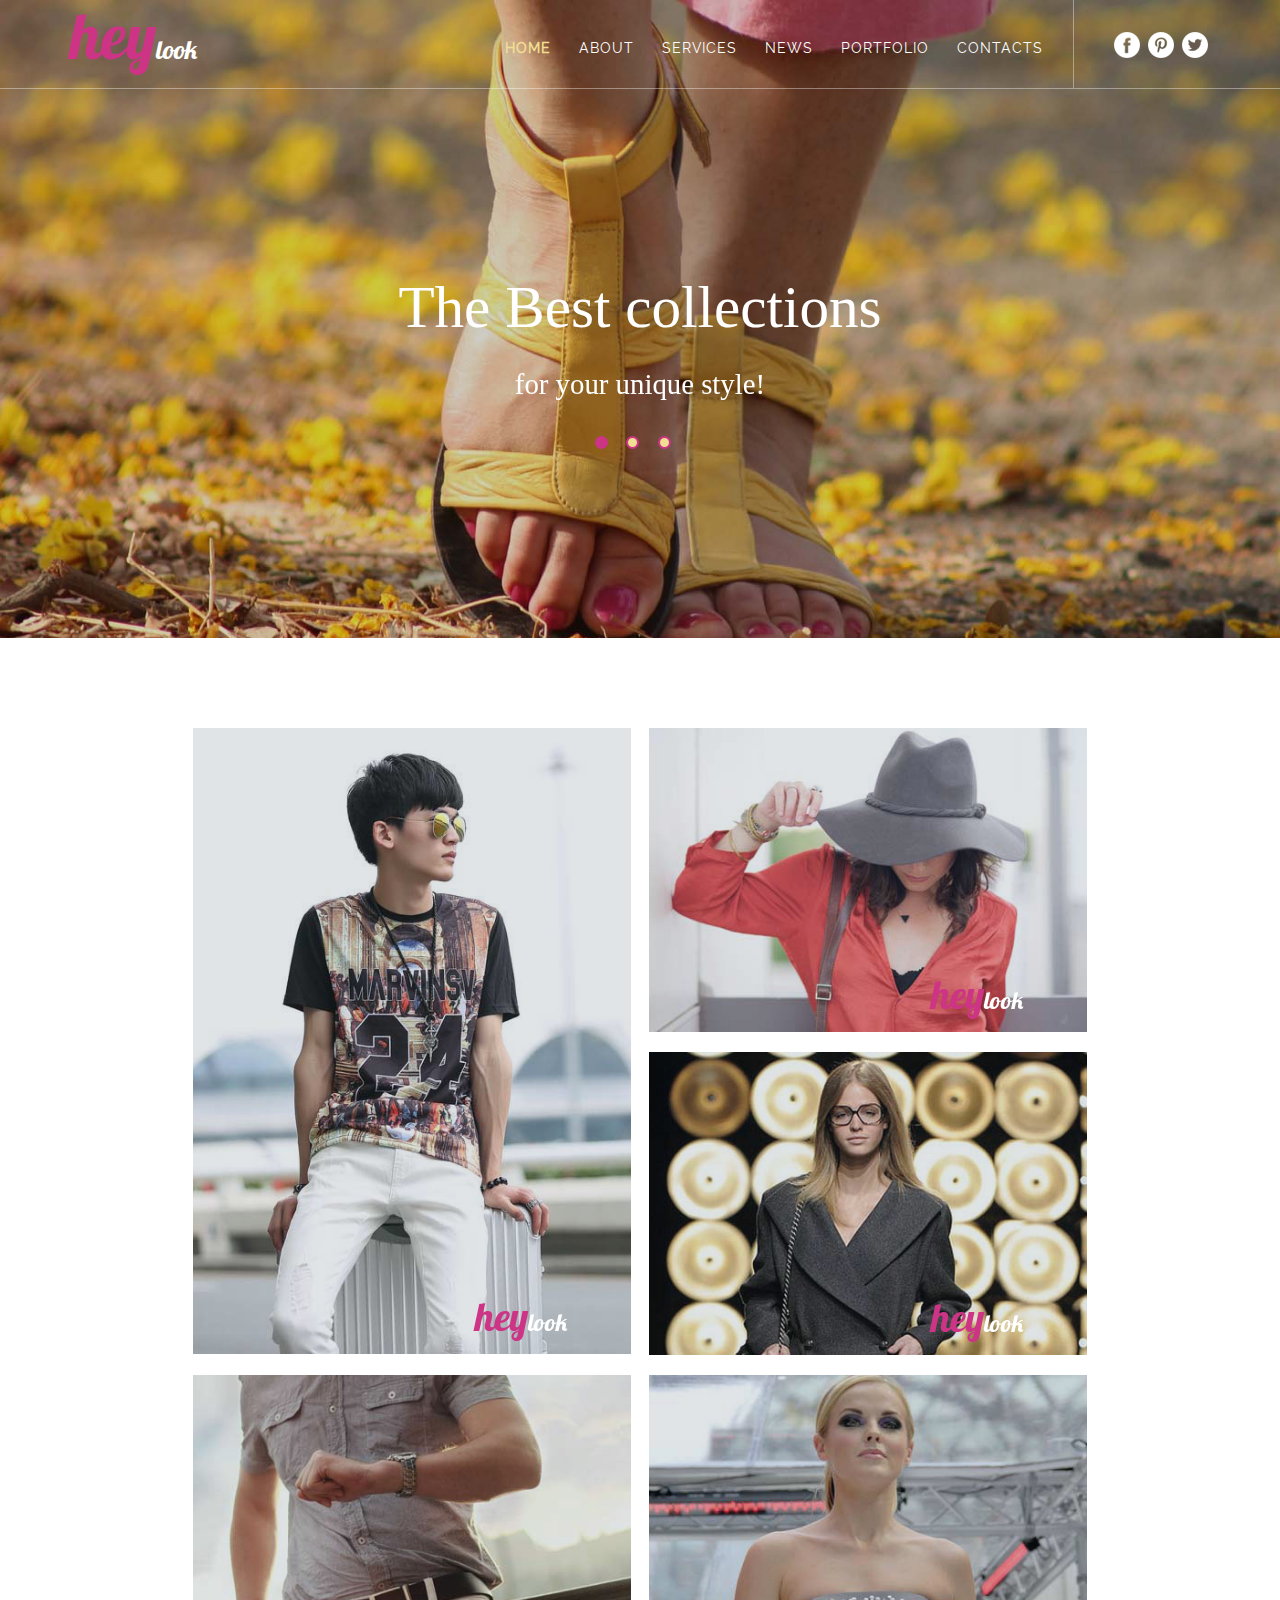
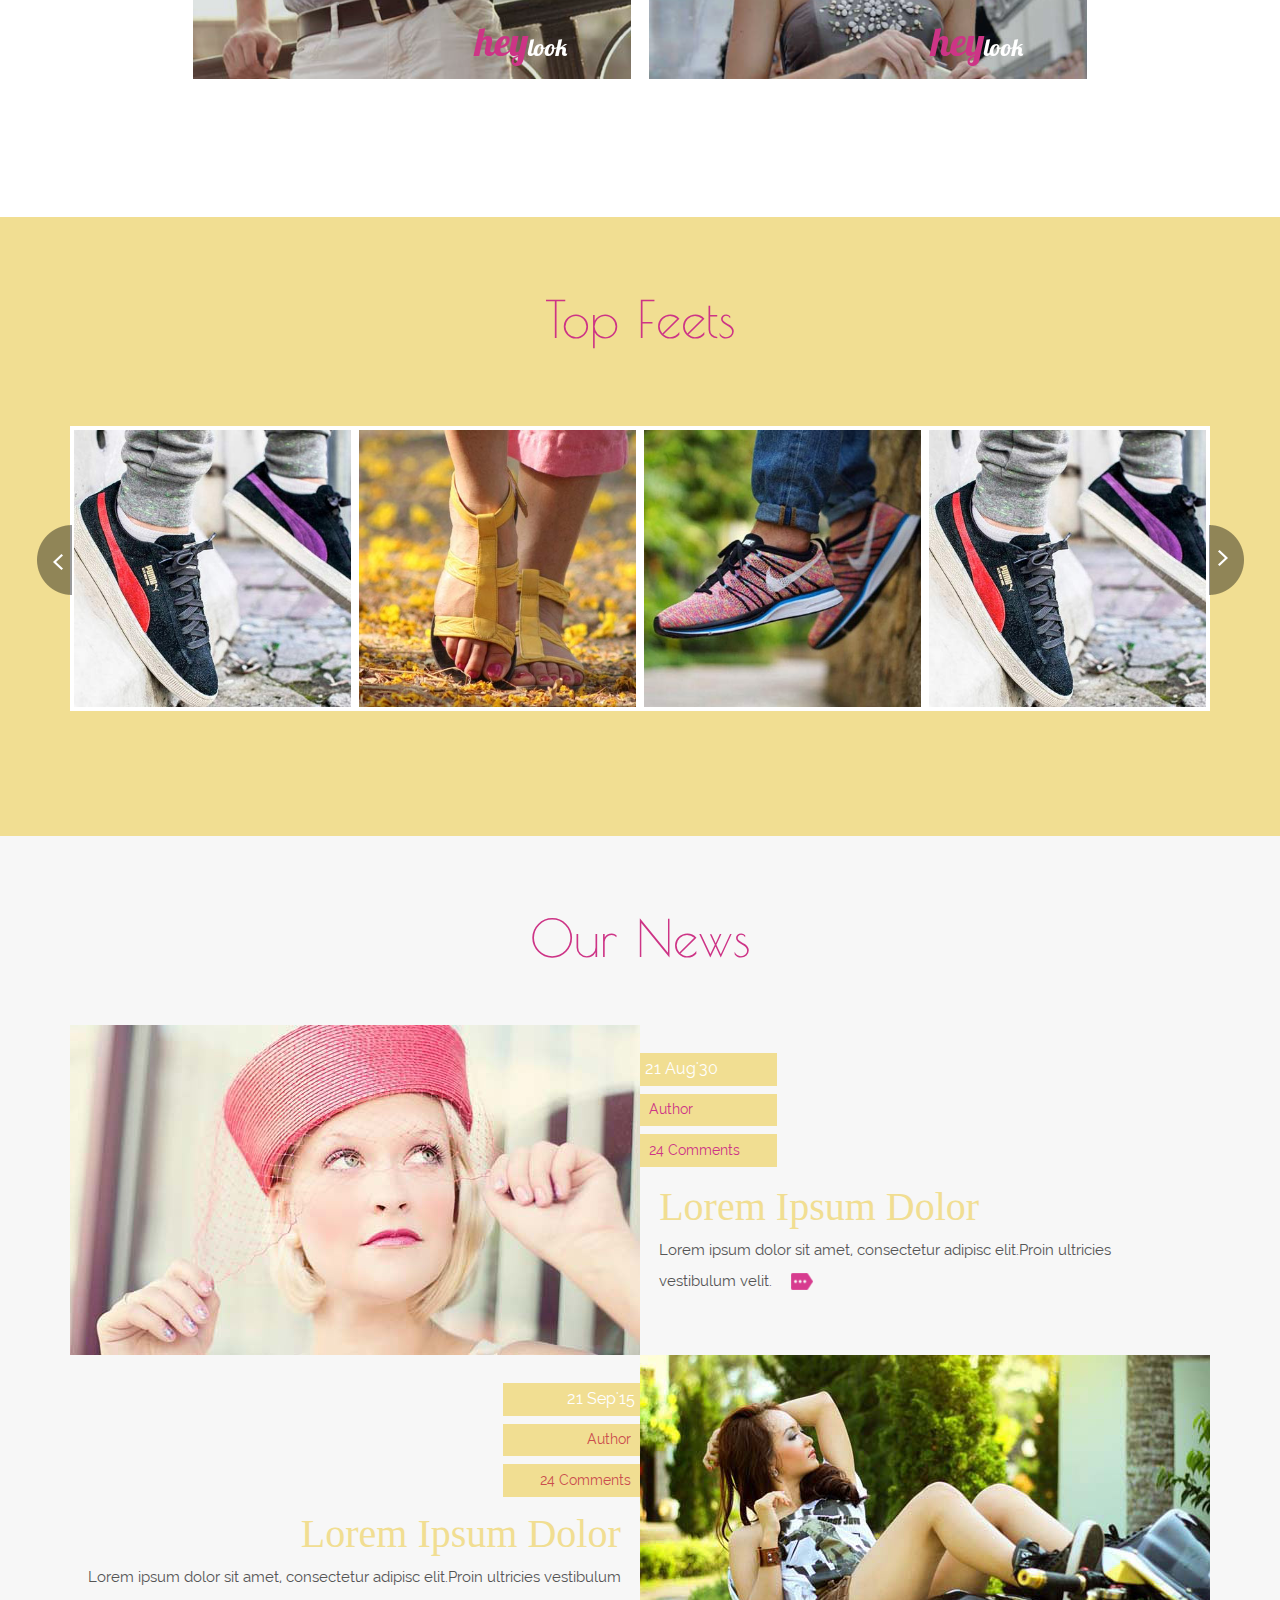
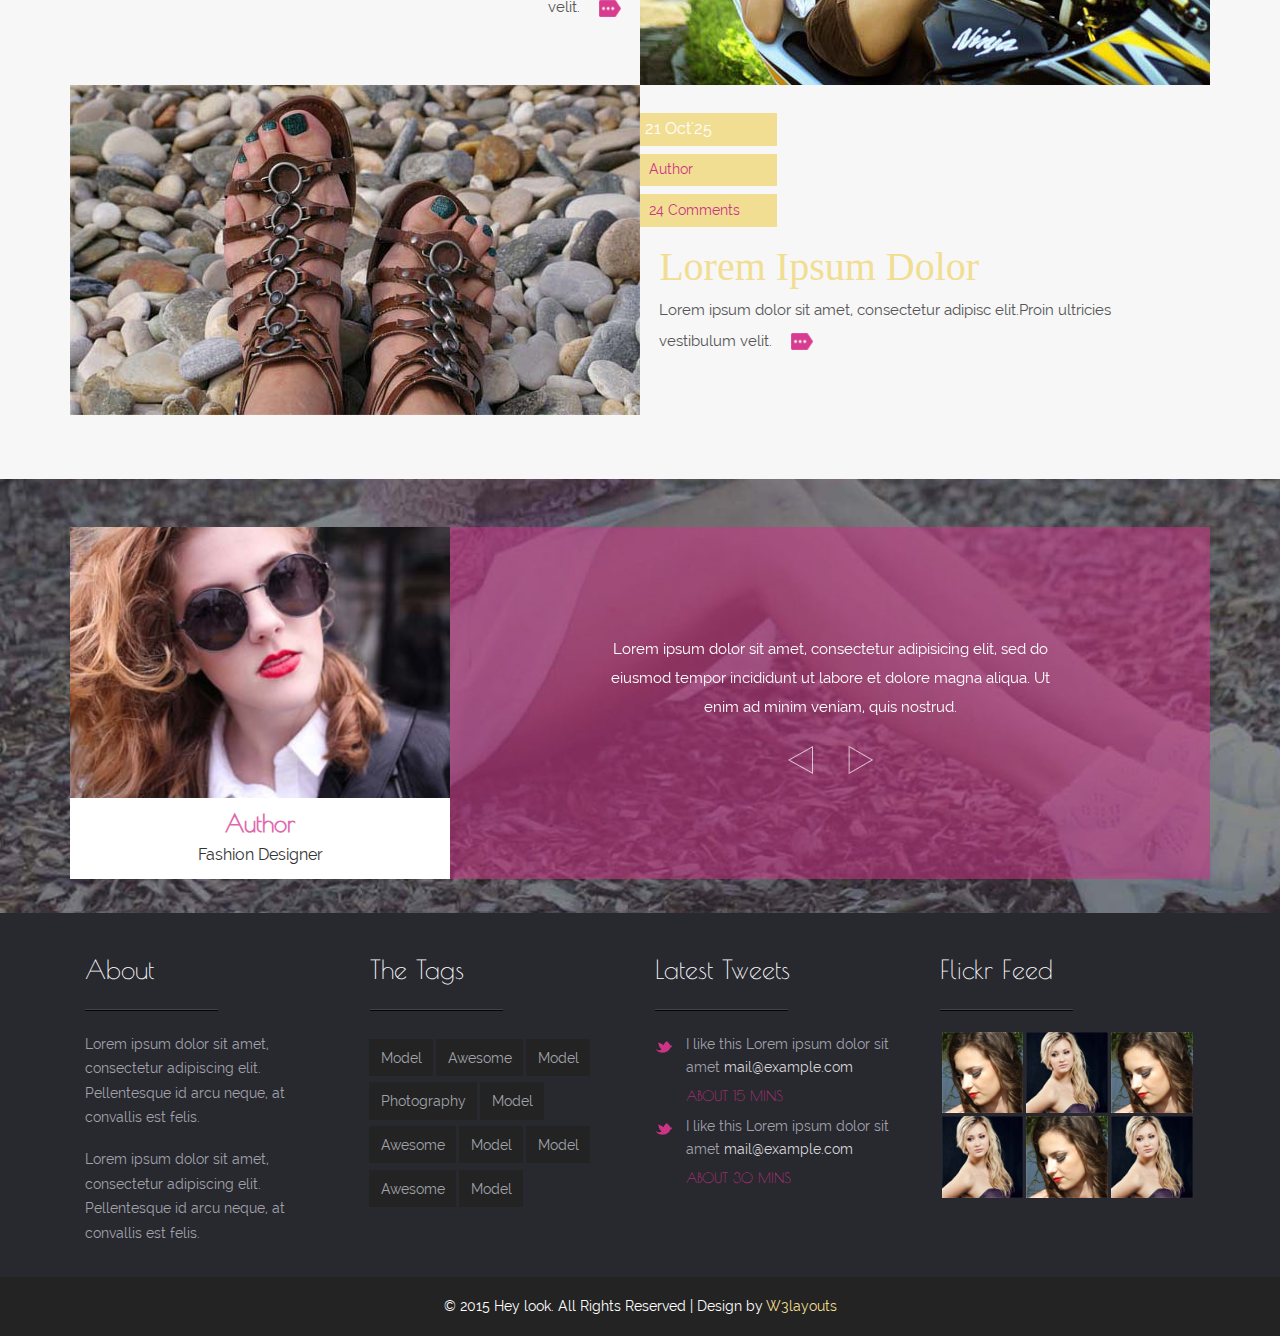
<file: index.html>
<!--
Author: W3layouts
Author URL: http://w3layouts.com
License: Creative Commons Attribution 3.0 Unported
License URL: http://creativecommons.org/licenses/by/3.0/
-->
<!DOCTYPE HTML>
<html>
<head>
<title>Hey look a fashion Category Flat Bootstarp Resposive Website Template | Home :: w3layouts</title>
<meta name="viewport" content="width=device-width, initial-scale=1">
<meta http-equiv="Content-Type" content="text/html; charset=utf-8" />
<meta name="keywords" content="Hey look Responsive web template, Bootstrap Web Templates, Flat Web Templates, Andriod Compatible web template, 
Smartphone Compatible web template, free webdesigns for Nokia, Samsung, LG, SonyErricsson, Motorola web design" />
<script type="application/x-javascript"> addEventListener("load", function() { setTimeout(hideURLbar, 0); }, false); function hideURLbar(){ window.scrollTo(0,1); } </script>
<link href="css/bootstrap.css" rel='stylesheet' type='text/css' />
<!-- Custom Theme files -->
<link href="css/style.css" rel='stylesheet' type='text/css' />	
<script src="js/jquery.min.js"> </script>
<script type="text/javascript" src="js/move-top.js"></script>
<script type="text/javascript" src="js/easing.js"></script>
<!--/script-->
<script type="text/javascript">
			jQuery(document).ready(function($) {
				$(".scroll").click(function(event){		
					event.preventDefault();
					$('html,body').animate({scrollTop:$(this.hash).offset().top},900);
				});
			});
</script>

</head>
<body>
	<!--start-header-->
			<div id="home" class="header">
					<div class="top-header">
						<div class="container">
							<div class="logo">
							  <a href="index.html"><h1>hey<span>look</span></h1></a>
						    </div>
					     <div class="top-menu">
							<span class="menu"> </span>
							<ul>
								<li><a class="active" href="index.html"><span data-hover="HOME">Home</span></a><label> </label></li>
								<li><a href="about.html"> <span data-hover="ABOUT">About</span></a><label> </label></li>
								<li><a href="typography.html"><span data-hover="SERVICES">SERVICES</span></a><label> </label></li>
								<li><a href="news.html"><span data-hover="News">News</span></a><label> </label></li>
								<li><a href="portfolio.html"><span data-hover="PORTFOLIO">Portfolio</span></a><label> </label></li>
								<li><a href="contact.html"><span data-hover="CONTACTS">CONTACTS</span></a><label> </label></li>
							</ul>
					     </div>
							<!-- script-for-menu -->
								<script>
									$("span.menu").click(function(){
										$(".top-menu ul").slideToggle("slow" , function(){
										});
									});
								</script>
								<!-- script-for-menu -->
								<div class="header-right">
									<ul class="f-icons">
										<li><a href="#" class="facebook"> </a></li>
										<li><a href="#" class="p"> </a></li>
										<li><a href="#" class="twitter"> </a></li>
									</ul>
									<div class="clearfix"></div>
								</div>

							<div class="clearfix"> </div>
					</div>
				</div>
				<div class="banner">
				   <div class="container">
						<div class="callbacks_container">
						<ul class="rslides callbacks callbacks1" id="slider4">
							<li class="callbacks1_on" style="display: block; float: left; position: relative; opacity: 1; z-index: 2; transition: opacity 500ms ease-in-out;">
								<div class="banner-info">
								<h3>The Best collections</h3>
								<h4>for your unique style!</h4>
								</div>
							</li>
							<li class="" style="display: block; float: none; position: absolute; opacity: 0; z-index: 1; transition: opacity 500ms ease-in-out;">
								<div class="banner-info">
								   <h3>The Future is wow</h3>
								 <h4>for Shop new style!</h4>
								</div>
							</li>
							<li class="" style="display: block; float: none; position: absolute; opacity: 0; z-index: 1; transition: opacity 500ms ease-in-out;">
								<div class="banner-info">
								  <h3>The Best collections</h3>
								<h4>for your unique style!</h4>
								</div>	
							</li>
						</ul>
						</div>
						<!--banner-Slider-->
						<script src="js/responsiveslides.min.js"></script>
						 <script>
						// You can also use "$(window).load(function() {"
						$(function () {
						  // Slideshow 4
						  $("#slider4").responsiveSlides({
						auto: true,
						pager: true,
						nav:false,
						speed: 500,
						namespace: "callbacks",
						before: function () {
						  $('.events').append("<li>before event fired.</li>");
						},
						after: function () {
						  $('.events').append("<li>after event fired.</li>");
						}
						  });

						});
						  </script>
				</div>

	     </div>
     </div>
	<!--trends-->
	<div class="trends">
	    <div class="container">
			<div class="grid">
					<figure class="effect-terry">
						<img src="images/f1.jpg" alt="img16"/>
						<figcaption>
								<h4>hey<span>look</span></h4>
							<p>
								<a href="#"><i class="glyphicon glyphicon-cloud-download"></i></a>
								<a href="#"><i class="glyphicon glyphicon-heart"></i></a>
								<a href="#"><i class="glyphicon glyphicon-share"></i></a>
								<a href="#"><i class="glyphicon glyphicon-tag"></i></a>
							</p>
						</figcaption>			
					</figure>
					<figure class="effect-terry">
						<img src="images/f2.jpg" alt="img26"/>
						<figcaption>
								<h4>hey<span>look</span></h4>
							<p>
							<a href="#"><i class="glyphicon glyphicon-cloud-download"></i></a>
								<a href="#"><i class="glyphicon glyphicon-heart"></i></a>
								<a href="#"><i class="glyphicon glyphicon-share"></i></a>
								<a href="#"><i class="glyphicon glyphicon-tag"></i></a>
							</p>
						</figcaption>			
					</figure>
					<figure class="effect-terry">
						<img src="images/f3.jpg" alt="img26"/>
						<figcaption>
						    <h4>hey<span>look</span></h4>
							<p>
								<a href="#"><i class="glyphicon glyphicon-cloud-download"></i></a>
								<a href="#"><i class="glyphicon glyphicon-heart"></i></a>
								<a href="#"><i class="glyphicon glyphicon-share"></i></a>
								<a href="#"><i class="glyphicon glyphicon-tag"></i></a>
							</p>
						</figcaption>			
					</figure>
					<figure class="effect-terry">
						<img src="images/f5.jpg" alt="img26"/>
						<figcaption>
						<h4>hey<span>look</span></h4>
							<p>
								<a href="#"><i class="glyphicon glyphicon-cloud-download"></i></a>
								<a href="#"><i class="glyphicon glyphicon-heart"></i></a>
								<a href="#"><i class="glyphicon glyphicon-share"></i></a>
								<a href="#"><i class="glyphicon glyphicon-tag"></i></a>
							</p>
						</figcaption>			
					</figure>
					<figure class="effect-terry">
						<img src="images/f4.jpg" alt="img26"/>
						<figcaption>
							<h4>hey<span>look</span></h4>
							<p>
								<a href="#"><i class="glyphicon glyphicon-cloud-download"></i></a>
								<a href="#"><i class="glyphicon glyphicon-heart"></i></a>
								<a href="#"><i class="glyphicon glyphicon-share"></i></a>
								<a href="#"><i class="glyphicon glyphicon-tag"></i></a>
							</p>
						</figcaption>			
					</figure>
					<div class="clearfix"> </div>
				</div>
				<div class="clearfix"> </div>
			</div>
       </div>
	   		<!--start-feets-->
	<div class="feets">
		<div class="container">	
     		<h3 class="tittle">Top Feets</h3>
		<ul id="flexiselDemo3">
				<li>
					<div class="biseller-column">
					<a class="lightbox" href="#one">
								  <img src="images/s1.jpg" alt=""/>
								</a> 
								<div class="lightbox-target" id="one">
									  <img src="images/s1.jpg" alt=""/>
								   <a class="lightbox-close" href="#"> </a>

									<div class="clearfix"> </div>
								</div>
					</div>
				</li>
				<li>
					<div class="biseller-column">
					<a class="lightbox" href="#two">
								  <img src="images/s3.jpg" alt=""/>
								</a> 
								<div class="lightbox-target" id="two">
									 <img src="images/s3.jpg" alt=""/>
								   <a class="lightbox-close" href="#"> </a>

									<div class="clearfix"> </div>
								</div>
					</div>
				</li>
				<li>
					<div class="biseller-column">
					<a class="lightbox" href="#four">
								 <img src="images/s2.jpg" alt=""/>
								</a> 
								<div class="lightbox-target" id="four">
									  <img src="images/s2.jpg" alt=""/>
								   <a class="lightbox-close" href="#"> </a>

									<div class="clearfix"> </div>
								</div>
					</div>
				</li>
				<li>
					<div class="biseller-column">
					<a class="lightbox" href="#five">
								   <img src="images/s1.jpg" alt=""/>
								</a> 
								<div class="lightbox-target" id="five">
									 <img src="images/s1.jpg" alt=""/>
								   <a class="lightbox-close" href="#"> </a>

									<div class="clearfix"> </div>
								</div>
					</div>
				</li>
				<li>
					<div class="biseller-column">
					<a class="lightbox" href="#six">
								 <img src="images/s2.jpg" alt=""/>
								</a> 
								<div class="lightbox-target" id="six">
									   <img src="images/s2.jpg" alt=""/>
								   <a class="lightbox-close" href="#"> </a>

									<div class="clearfix"> </div>
								</div>
					</div>
				</li>
				<li>
					<div class="biseller-column">
					<a class="lightbox" href="#seven">
								   <img src="images/s1.jpg" alt=""/>
								</a> 
								<div class="lightbox-target" id="seven">
									 <img src="images/s1.jpg" alt=""/>
								   <a class="lightbox-close" href="#"> </a>

									<div class="clearfix"> </div>
								</div>
					</div>
				</li>
				<li>
					<div class="biseller-column">
								<a class="lightbox" href="#eight">
								    <img src="images/s4.jpg" alt=""/>
								</a> 
								<div class="lightbox-target" id="eight">
								 <img src="images/s4.jpg" alt=""/>
								   <a class="lightbox-close" href="#"> </a>
									
									<div class="clearfix"> </div>
								</div>
					</div>
				</li>
	     	</ul>
			</div>
			<script type="text/javascript">
				 $(window).load(function() {
					$("#flexiselDemo3").flexisel({
						visibleItems:4,
						animationSpeed: 1000,
						autoPlay: true,
						autoPlaySpeed: 3000,    		
						pauseOnHover: true,
						enableResponsiveBreakpoints: true,
				    	responsiveBreakpoints: { 
				    		portrait: { 
				    			changePoint:480,
				    			visibleItems:3
				    		}, 
				    		landscape: { 
				    			changePoint:640,
				    			visibleItems:3
				    		},
				    		tablet: { 
				    			changePoint:768,
				    			visibleItems:4
				    		}
				    	}
				    });
				    
				});
			   </script>
			   <script type="text/javascript" src="js/jquery.flexisel.js"></script>
			</div>   
			<!--//end-services-->
	      <!--news-->
				<div class="news">
					<div class="container">
					 <h3 class="tittle">Our News</h3>
						<div class="new-grids">
							<div class="col-md-6 new-grid">
									<a href="single.html" class="mask">
						<img src="images/n1.jpg" class="img-responsive zoom-img" alt=""></a>
						</div>	
							<div class="col-md-6 new-grid1">
								<ul class="ad-info two">
										 <li>21 Aug'30</li>
										 <li> <a href="#">Author</a></li>
										 <li> <a href="#">24 Comments</a></li>
								</ul>
								<div class="clearfix"></div>
								<div class="new-inner two">
								  <a class="news-tittle" href="single.html">Lorem ipsum dolor</a>
								<p>Lorem ipsum dolor sit amet, consectetur adipisc elit.Proin ultricies vestibulum velit. <a class="button" href="single.html"><img src="images/read.png" alt="" /></a></p>
								</div>
							</div>	
							<div class="clearfix"></div>
							<div class="col-md-6 new-grid1 two">
							   <ul class="ad-info new">
										 <li>21 Sep'15</li>
										 <li> <a href="#">Author</a></li>
										 <li> <a href="#">24 Comments</a></li>
								</ul>
								<div class="clearfix"></div>
								<div class="new-inner">
								   <a class="news-tittle" href="single.html">Lorem ipsum dolor</a>
									<p>Lorem ipsum dolor sit amet, consectetur adipisc elit.Proin ultricies vestibulum velit. <a class="button" href="single.html"><img src="images/read.png" alt="" /></a></p>

								</div>
							</div>		
							<div class="col-md-6 new-grid two">
								<a href="single.html" class="mask">
						<img src="images/n2.jpg" class="img-responsive zoom-img" alt=""></a>
						</div>		
							<div class="clearfix"></div>	
							<div class="col-md-6 new-grid">
								<a href="single.html" class="mask">
								<img src="images/n3.jpg" class="img-responsive zoom-img" alt=""></a>
							</div>		
							<div class="col-md-6 new-grid1">
							<ul class="ad-info two">
										 <li>21 Oct'25</li>
										 <li> <a href="#">Author</a></li>
										 <li> <a href="#">24 Comments</a></li>
								</ul>
								<div class="clearfix"></div>
								<div class="new-inner two">
								   <a class="news-tittle" href="single.html">Lorem ipsum dolor</a>
									<p>Lorem ipsum dolor sit amet, consectetur adipisc elit.Proin ultricies vestibulum velit. <a class="button" href="single.html"><img src="images/read.png" alt="" /></a></p>
								
								</div>
							<div class="clearfix"></div>
						</div>	
					</div>	
				</div>	
			</div>	
				<!--//news-->
         <!--/testimonials-->
  		  <div class="testimonials-section">
			<div class="container">
				<div class="members">
					<div class="col-md-4 member1">
						<img src="images/client.jpg" alt="" />
						<div class="text text-center">
							<h4>Author</h4>
								<p>Fashion Designer</p>
						</div>
					</div>
					<div class="col-md-8 slide-test">
						<div id="top" class="callbacks_container">
						<ul class="rslides callbacks callbacks1" id="slider3">
							<li id="callbacks1_s0" class="callbacks1_on" style="display: block; float: left; position: relative; opacity: 1; z-index: 2; transition: opacity 500ms ease-in-out;">
								<div class="text-info">
								 <p>Lorem ipsum dolor sit amet, consectetur adipisicing elit, sed do eiusmod tempor incididunt ut labore et dolore magna aliqua. Ut enim ad minim veniam, quis nostrud.</p>
								</div>
							</li>
							<li id="callbacks1_s1" class="" style="display: block; float: none; position: absolute; opacity: 0; z-index: 1; transition: opacity 500ms ease-in-out;">
								<div class="text-info">
								 <p>Consectetur adipisicing elitLorem ipsum dolor sit amet,Dolor amet , sed do eiusmod tempor incididunt ut labore et dolore magna aliqua. Ut enim ad minim veniam, quis nostrud.</p>
								</div>
							</li>
							<li id="callbacks1_s2" class="" style="display: block; float: none; position: absolute; opacity: 0; z-index: 1; transition: opacity 500ms ease-in-out;">
								<div class="text-info">
								 <p>Dolor amet, Lorem ipsum dolor sit amet, consectetur adipisicing elit, sed do eiusmod tempor incididunt ut labore et dolore magna aliqua. Ut enim ad minim veniam, quis nostrud.</p>
								</div>
							</li>
						</ul>
						</div>
						<!--banner-Slider-->
						<script src="js/responsiveslides.min.js"></script>
						 <script>
						// You can also use "$(window).load(function() {"
						$(function () {
						  // Slideshow 4
						  $("#slider3").responsiveSlides({
						auto: true,
						pager:false,
						nav: true,
						speed: 500,
						namespace: "callbacks",
						before: function () {
						  $('.events').append("<li>before event fired.</li>");
						},
						after: function () {
						  $('.events').append("<li>after event fired.</li>");
						}
						  });

						});
						  </script>

					</div>
		       </div>
			</div>
        </div>
  <!--/start-footer-section-->
			<div class="footer-section">
			   <div class="container">
					<div class="footer-grids">
						<div class="col-md-3 footer-grid">
						<h4>About</h4>
						<div class="border2"></div>
						  <p>Lorem ipsum dolor sit amet, consectetur adipiscing elit. Pellentesque id arcu neque, at convallis est felis.</p>
						  <p class="sub">Lorem ipsum dolor sit amet, consectetur adipiscing elit. Pellentesque id arcu neque, at convallis est felis.</p>
						</div>
						<div class="col-md-3 footer-grid tags">
								<h4>The Tags</h4>
								<div class="border2"></div>
							<ul class="tag">
								<li><a href="#">Model</a></li>
								<li><a href="#">Awesome</a></li>
								<li><a href="#">Model</a></li>
								<li><a href="#">Photography</a></li>
								<li><a href="#">Model</a></li>
								<li><a href="#">Awesome</a></li>
								<li><a href="#">Model</a></li>
								<li><a href="#">Model</a></li>
								<li><a href="#">Awesome</a></li>
								<li><a href="#">Model</a></li>
							</ul>
						</div>
						<div class="col-md-3 footer-grid tweet">
								<h4>Latest Tweets</h4>
								<div class="border2"></div>
								<div class="icon-3-square">
										<a href="#"><i class="square-3"></i></a>
									</div>
							<div class="icon-text">
								<p>I like this Lorem ipsum dolor sit amet <a href="mailto:info@example.com">mail@example.com</a></p>
								<h5>About 15 mins</h5>
							</div>
								<div class="clearfix"></div>
								<div class="icon-3-square">
										<a href="#"><i class="square-3"></i></a>
								</div>
								<div class="icon-text">
								    <p>I like this Lorem ipsum dolor sit amet <a href="mailto:info@example.com">mail@example.com</a></p>
									<h5>About 30 mins</h5>
								</div>
								<div class="clearfix"></div>
						</div>
						<div class="col-md-3 footer-grid flickr">
								<h4>Flickr Feed</h4>
								<div class="border2"></div>
								<div class="flickr-grids">
										<div class="flickr-grid">
											<a href="#"><img src="images/l1.jpg" alt=""/></a>
										</div>
										<div class="flickr-grid">
											<a href="#"><img src="images/l4.jpg" alt=""/></a>
										</div>
										<div class="flickr-grid">
											<a href="#"><img src="images/l1.jpg" alt=""/></a>
										</div>
										<div class="clearfix"> </div>
										
										<div class="flickr-grid">
											<a href="#"><img src="images/l4.jpg" alt=""/></a>
										</div>
										<div class="flickr-grid">
											<a href="#"><img src="images/l1.jpg" alt=""/></a>
										</div>
										<div class="flickr-grid">
											<a href="#"><img src="images/l4.jpg" alt=""/></a>
										</div>
								<div class="clearfix"> </div>
							</div>
						</div>
						<div class="clearfix"></div>
					</div>
				</div>
			</div>
	<!--//end-footer-section-->
			<!--/start-copyright-section-->
				<div class="copyright">
						  <p>&copy; 2015 Hey look. All Rights Reserved | Design by <a href="http://w3layouts.com/">W3layouts</a> </p>
					</div>


				<!--start-smoth-scrolling-->
						<script type="text/javascript">
									$(document).ready(function() {
										/*
										var defaults = {
								  			containerID: 'toTop', // fading element id
											containerHoverID: 'toTopHover', // fading element hover id
											scrollSpeed: 1200,
											easingType: 'linear' 
								 		};
										*/
										
										$().UItoTop({ easingType: 'easeOutQuart' });
										
									});
								</script>
		<a href="#home" id="toTop" class="scroll" style="display: block;"> <span id="toTopHover" style="opacity: 1;"> </span></a>


</body>
</html>
</file>
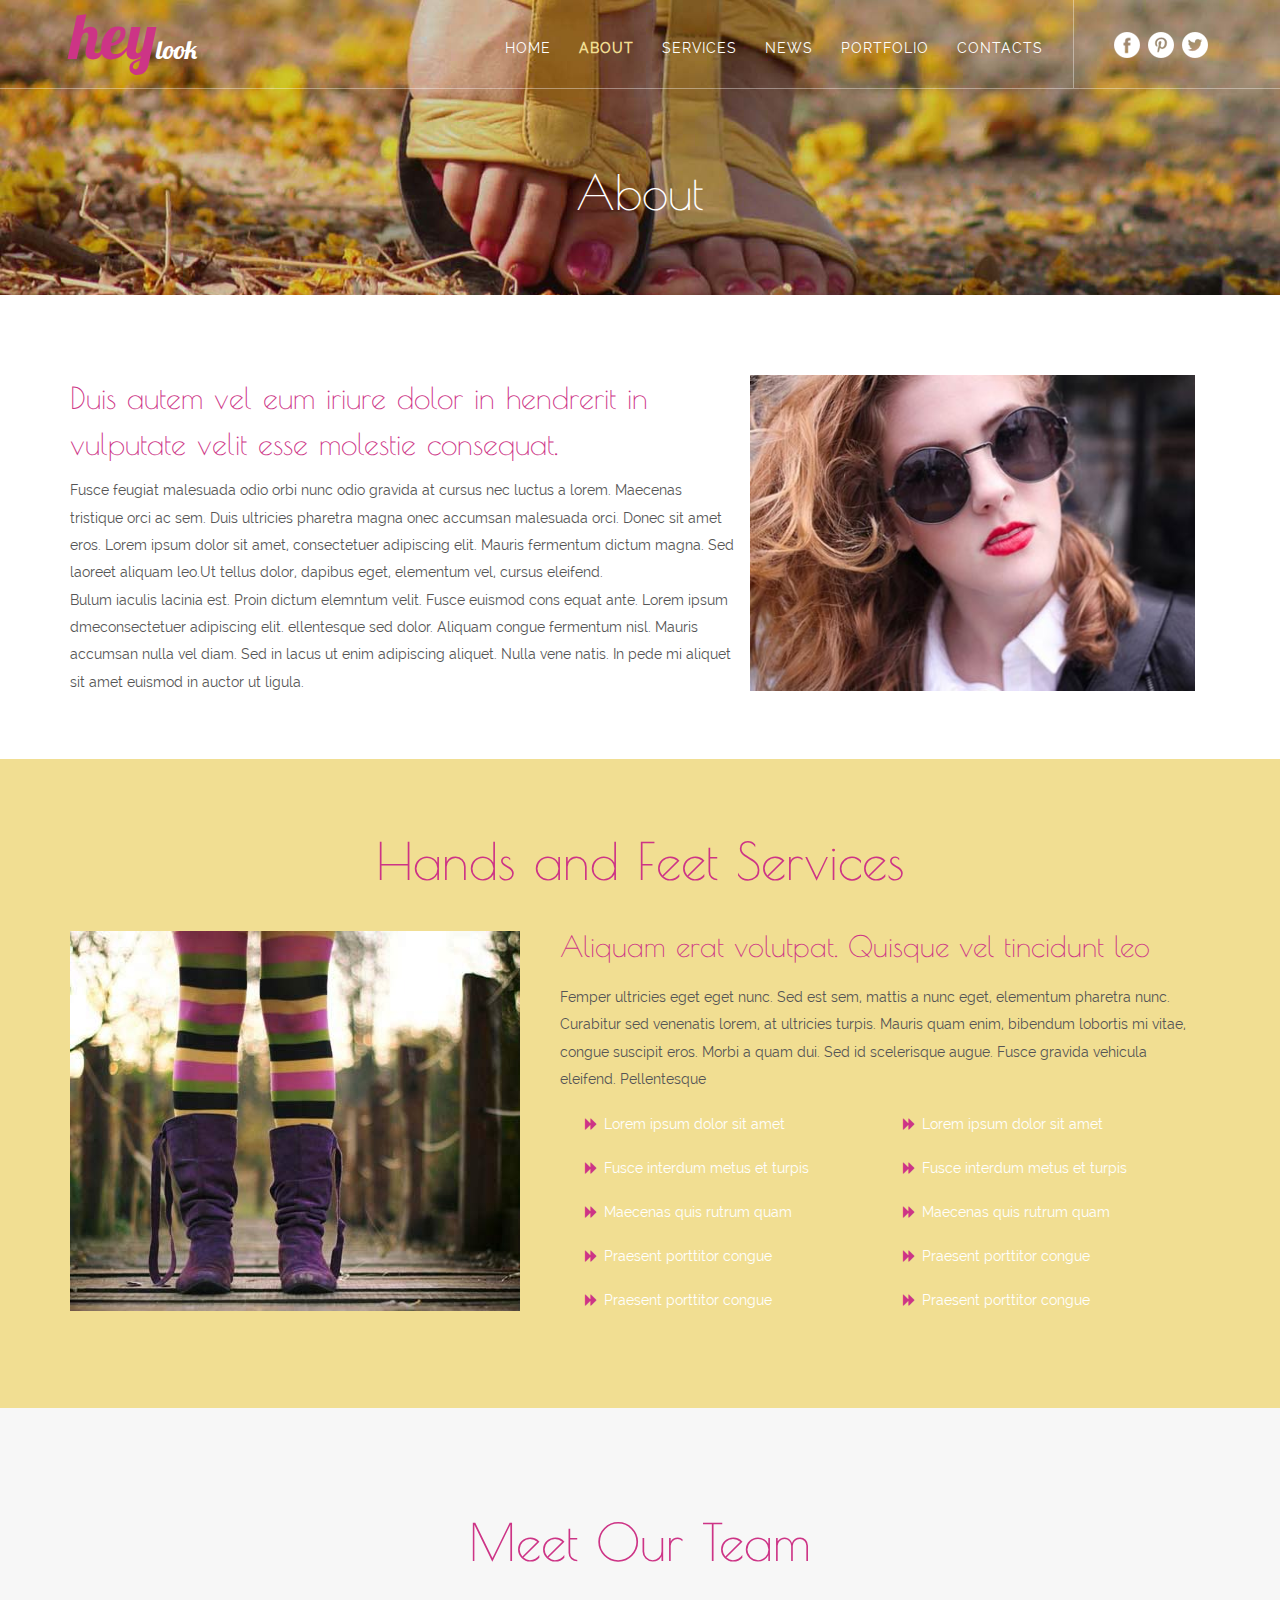
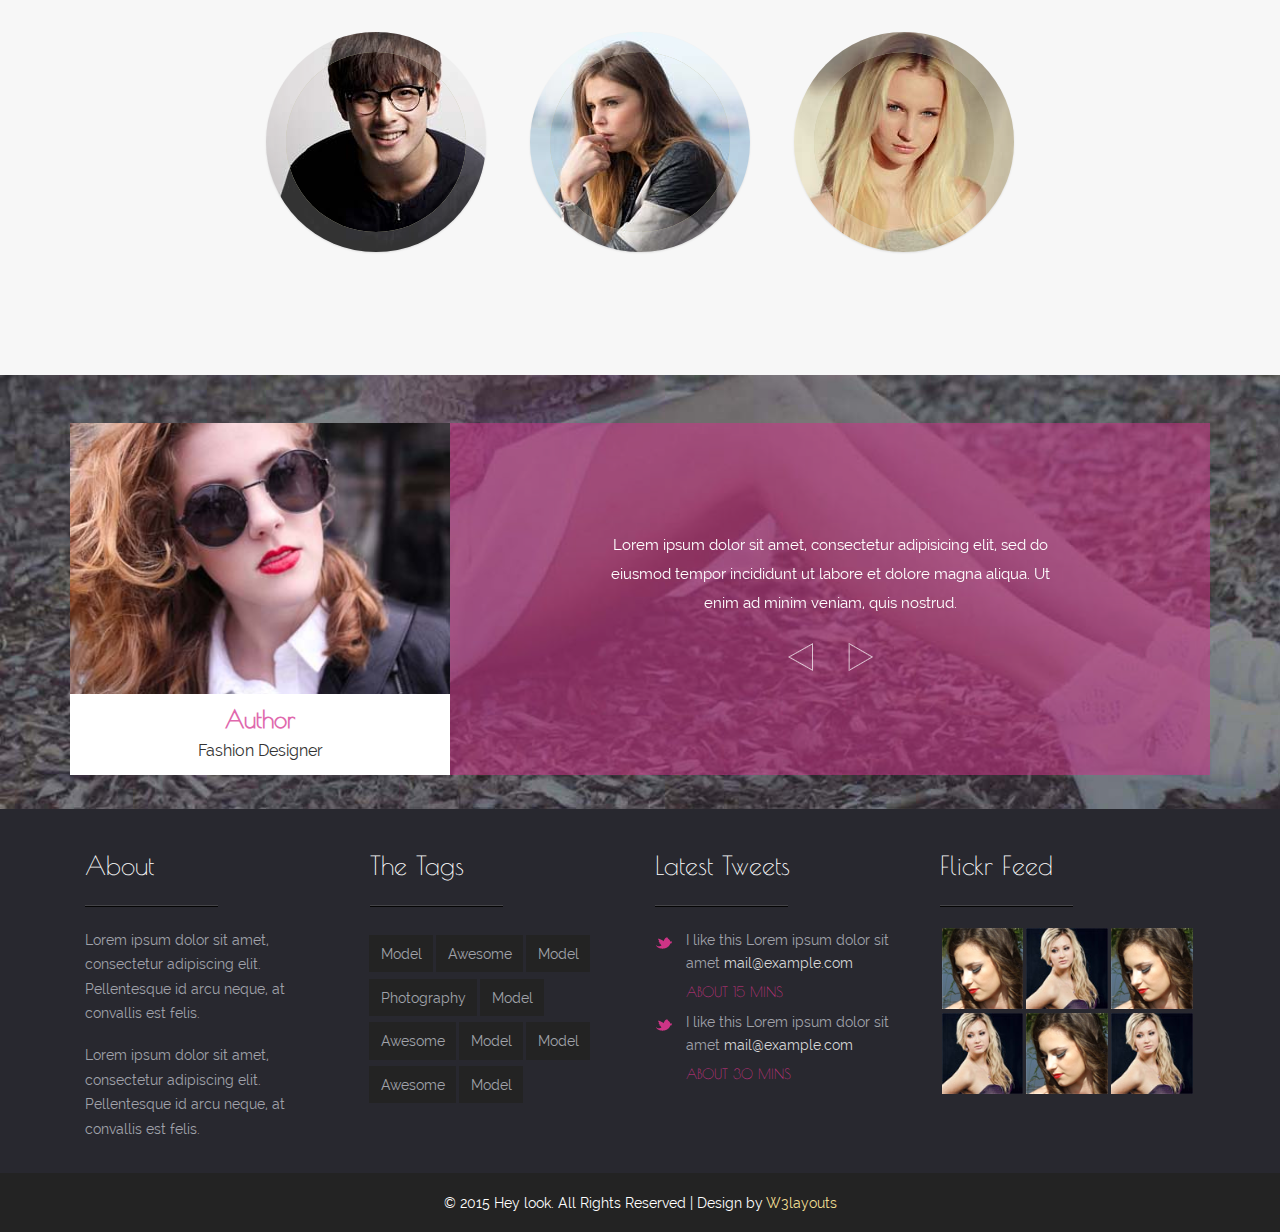
<file: about.html>
<!--
Author: W3layouts
Author URL: http://w3layouts.com
License: Creative Commons Attribution 3.0 Unported
License URL: http://creativecommons.org/licenses/by/3.0/
-->
<!DOCTYPE HTML>
<html>
<head>
<title>Hey look a fashion Category Flat Bootstarp Resposive Website Template | About :: w3layouts</title>
<meta name="viewport" content="width=device-width, initial-scale=1">
<meta http-equiv="Content-Type" content="text/html; charset=utf-8" />
<meta name="keywords" content="Hey look Responsive web template, Bootstrap Web Templates, Flat Web Templates, Andriod Compatible web template, 
Smartphone Compatible web template, free webdesigns for Nokia, Samsung, LG, SonyErricsson, Motorola web design" />
<script type="application/x-javascript"> addEventListener("load", function() { setTimeout(hideURLbar, 0); }, false); function hideURLbar(){ window.scrollTo(0,1); } </script>
<link href="css/bootstrap.css" rel='stylesheet' type='text/css' />
<!-- Custom Theme files -->
<link href="css/style.css" rel='stylesheet' type='text/css' />	
<script src="js/jquery.min.js"> </script>
<script type="text/javascript" src="js/move-top.js"></script>
<script type="text/javascript" src="js/easing.js"></script>
<!--/script-->
<script type="text/javascript">
			jQuery(document).ready(function($) {
				$(".scroll").click(function(event){		
					event.preventDefault();
					$('html,body').animate({scrollTop:$(this.hash).offset().top},900);
				});
			});
</script>

</head>
<body>
	<!--start-header-->
			<div id="home" class="header two">
					<div class="top-header">
						<div class="container">
							<div class="logo">
							  <a href="index.html"><h1>hey<span>look</span></h1></a>
						    </div>
					     <div class="top-menu">
							<span class="menu"> </span>
							<ul>
								<li><a href="index.html"><span data-hover="HOME">Home</span></a><label> </label></li>
								<li><a class="active" href="about.html"> <span data-hover="ABOUT">About</span></a><label> </label></li>
							    <li><a href="typography.html"><span data-hover="SERVICES">SERVICES</span></a><label> </label></li>
								<li><a href="news.html"><span data-hover="News">News</span></a><label> </label></li>
								<li><a href="typography.html"><span data-hover="PORTFOLIO">Portfolio</span></a><label> </label></li>
								<li><a href="contact.html"><span data-hover="CONTACTS">CONTACTS</span></a><label> </label></li>
							</ul>
					     </div>
							<!-- script-for-menu -->
								<script>
									$("span.menu").click(function(){
										$(".top-menu ul").slideToggle("slow" , function(){
										});
									});
								</script>
								<!-- script-for-menu -->
								<div class="header-right">
									<ul class="f-icons">
										<li><a href="#" class="facebook"> </a></li>
										<li><a href="#" class="p"> </a></li>
										<li><a href="#" class="twitter"> </a></li>
									</ul>
									<div class="clearfix"></div>
								</div>

							<div class="clearfix"> </div>
					</div>
				</div>
			    <div class="banner two">
				      <div class="container">
					     <h2 class="second-tittle">About</h2>
				      </div>
				</div>
           </div>
		<!--start-about-->
	<div class="about second">
		<div class="container">
				<div class="about-top">
					<div class="col-md-7 about-top-right">
						<h4>Duis autem vel eum iriure dolor in hendrerit in vulputate velit esse molestie consequat.</h4>
						<p>Fusce feugiat malesuada odio orbi nunc odio gravida at cursus nec luctus a lorem. Maecenas tristique orci ac sem. Duis ultricies pharetra magna onec accumsan malesuada orci. Donec sit amet eros. Lorem ipsum dolor sit amet, consectetuer adipiscing elit. Mauris fermentum dictum magna. Sed laoreet aliquam leo.Ut tellus dolor, dapibus eget, elementum vel, cursus eleifend.</p>
						<p>Bulum iaculis lacinia est. Proin dictum elemntum velit. Fusce euismod cons equat ante. Lorem ipsum dmeconsectetuer adipiscing elit. ellentesque sed dolor. Aliquam congue fermentum nisl. Mauris accumsan nulla vel diam. Sed in lacus ut enim adipiscing aliquet. Nulla vene natis. In pede mi aliquet sit amet euismod in auctor ut ligula. </p>
					</div>
					<div class="col-md-5 about-top-left">
						<img src="images/ab.jpg" class="img-responsive" alt=""/>
					</div>
					<div class="clearfix"></div>
				</div>
			</div>	 
	</div>
    <!--start-feet-section-->
     <div class="feet-section">
	    <div class="container">
		       <h3 class="tittle two">Hands and Feet Services</h3>
		         <div class="serve-grids">
					  <div class="col-md-5 service-img">
						<img src="images/feet.jpg" class="img-responsive" alt=""/>
					  </div>
					   <div class="col-md-7 serve-text">
					       <h4>Aliquam erat volutpat. Quisque vel tincidunt leo</h4>
						   <p>Femper ultricies eget eget nunc. Sed est sem, mattis a nunc eget, elementum pharetra nunc. Curabitur sed venenatis lorem, at ultricies turpis. Mauris quam enim, bibendum lobortis mi vitae, congue suscipit eros. Morbi a quam dui. Sed id scelerisque augue. Fusce gravida vehicula eleifend. Pellentesque</p>
							<div class="col-md-6 service-grid">
							   <ul>
									<li><a href="#"><i class="glyphicon glyphicon-forward"></i></a>Lorem ipsum dolor sit amet</li>
									<li><a href="#"><i class="glyphicon glyphicon-forward"></i></a>Fusce interdum metus et turpis</li>
									<li><a href="#"><i class="glyphicon glyphicon-forward"></i></a>Maecenas quis rutrum quam</li>
									<li><a href="#"><i class="glyphicon glyphicon-forward"></i></a>Praesent porttitor congue</li>
									<li><a href="#"><i class="glyphicon glyphicon-forward"></i></a>Praesent porttitor congue</li>
								</ul>

								</div>
							   <div class="col-md-6 service-grid">
								 <ul>
									<li><a href="#"><i class="glyphicon glyphicon-forward"></i></a>Lorem ipsum dolor sit amet</li>
									<li><a href="#"><i class="glyphicon glyphicon-forward"></i></a>Fusce interdum metus et turpis</li>
									<li><a href="#"><i class="glyphicon glyphicon-forward"></i></a>Maecenas quis rutrum quam</li>
									<li><a href="#"><i class="glyphicon glyphicon-forward"></i></a>Praesent porttitor congue</li>
									<li><a href="#"><i class="glyphicon glyphicon-forward"></i></a>Praesent porttitor congue</li>
								</ul>

							  </div>
							<div class="clearfix"></div>
					   </div>
						<div class="clearfix"></div>
					</div>
				</div>
			</div>
				<!--start-team-->
		<div class="team">
		    <div class="container">
			  <h3 class="tittle two">Meet Our Team</h3>
			  <div class="team-grids">
			   <ul class="ch-grid">
					<li>
						<div class="ch-item ch-img-1">				
							<div class="ch-info-wrap">
								<div class="ch-info">
									<div class="ch-info-front ch-img-1"></div>
									<div class="ch-info-back">
										<h3>heylook</h3>
										<p>by Ana Villa-Zamora</p>
									</div>	
								</div>
							</div>
						</div>
					</li>
					<li>
						<div class="ch-item ch-img-2">
							<div class="ch-info-wrap">
								<div class="ch-info">
									<div class="ch-info-front ch-img-2"></div>
									<div class="ch-info-back">
										<h3>heylook</h3>
									<p>by Ana Villa-Zamora</p>
									</div>
								</div>
							</div>
						</div>
					</li>
					<li>
						<div class="ch-item ch-img-3">
							<div class="ch-info-wrap">
								<div class="ch-info">
									<div class="ch-info-front ch-img-3"></div>
									<div class="ch-info-back">
										<h3>heylook</h3>
										<p>by Ana Villa-Zamora</p>
									</div>
								</div>
							</div>
						</div>
					</li>
				</ul>

			  </div>
		   </div>
	  </div>
  <!--//team-->

		 <!--/testimonials-->
  		  <div class="testimonials-section">
			<div class="container">
				<div class="members">
					<div class="col-md-4 member1">
						<img src="images/client.jpg" alt="" />
						<div class="text text-center">
							<h4>Author</h4>
								<p>Fashion Designer</p>
						</div>
					</div>
					<div class="col-md-8 slide-test">
						<div id="top" class="callbacks_container">
						<ul class="rslides callbacks callbacks1" id="slider3">
							<li id="callbacks1_s0" class="callbacks1_on" style="display: block; float: left; position: relative; opacity: 1; z-index: 2; transition: opacity 500ms ease-in-out;">
								<div class="text-info">
								 <p>Lorem ipsum dolor sit amet, consectetur adipisicing elit, sed do eiusmod tempor incididunt ut labore et dolore magna aliqua. Ut enim ad minim veniam, quis nostrud.</p>
								</div>
							</li>
							<li id="callbacks1_s1" class="" style="display: block; float: none; position: absolute; opacity: 0; z-index: 1; transition: opacity 500ms ease-in-out;">
								<div class="text-info">
								 <p>Consectetur adipisicing elitLorem ipsum dolor sit amet,Dolor amet , sed do eiusmod tempor incididunt ut labore et dolore magna aliqua. Ut enim ad minim veniam, quis nostrud.</p>
								</div>
							</li>
							<li id="callbacks1_s2" class="" style="display: block; float: none; position: absolute; opacity: 0; z-index: 1; transition: opacity 500ms ease-in-out;">
								<div class="text-info">
								 <p>Dolor amet, Lorem ipsum dolor sit amet, consectetur adipisicing elit, sed do eiusmod tempor incididunt ut labore et dolore magna aliqua. Ut enim ad minim veniam, quis nostrud.</p>
								</div>
							</li>
						</ul>
						</div>
						<!--banner-Slider-->
						<script src="js/responsiveslides.min.js"></script>
						 <script>
						// You can also use "$(window).load(function() {"
						$(function () {
						  // Slideshow 4
						  $("#slider3").responsiveSlides({
						auto: true,
						pager:false,
						nav: true,
						speed: 500,
						namespace: "callbacks",
						before: function () {
						  $('.events').append("<li>before event fired.</li>");
						},
						after: function () {
						  $('.events').append("<li>after event fired.</li>");
						}
						  });

						});
						  </script>

					</div>
		       </div>
			</div>
        </div>
  <!--/start-footer-section-->
			<div class="footer-section">
			   <div class="container">
					<div class="footer-grids">
						<div class="col-md-3 footer-grid">
						<h4>About</h4>
						<div class="border2"></div>
						  <p>Lorem ipsum dolor sit amet, consectetur adipiscing elit. Pellentesque id arcu neque, at convallis est felis.</p>
						  <p class="sub">Lorem ipsum dolor sit amet, consectetur adipiscing elit. Pellentesque id arcu neque, at convallis est felis.</p>
						</div>
						<div class="col-md-3 footer-grid tags">
								<h4>The Tags</h4>
								<div class="border2"></div>
							<ul class="tag">
								<li><a href="#">Model</a></li>
								<li><a href="#">Awesome</a></li>
								<li><a href="#">Model</a></li>
								<li><a href="#">Photography</a></li>
								<li><a href="#">Model</a></li>
								<li><a href="#">Awesome</a></li>
								<li><a href="#">Model</a></li>
								<li><a href="#">Model</a></li>
								<li><a href="#">Awesome</a></li>
								<li><a href="#">Model</a></li>
							</ul>
						</div>
						<div class="col-md-3 footer-grid tweet">
								<h4>Latest Tweets</h4>
								<div class="border2"></div>
								<div class="icon-3-square">
										<a href="#"><i class="square-3"></i></a>
									</div>
							<div class="icon-text">
								<p>I like this Lorem ipsum dolor sit amet <a href="mailto:info@example.com">mail@example.com</a></p>
								<h5>About 15 mins</h5>
							</div>
								<div class="clearfix"></div>
								<div class="icon-3-square">
										<a href="#"><i class="square-3"></i></a>
								</div>
								<div class="icon-text">
								    <p>I like this Lorem ipsum dolor sit amet <a href="mailto:info@example.com">mail@example.com</a></p>
									<h5>About 30 mins</h5>
								</div>
								<div class="clearfix"></div>
						</div>
						<div class="col-md-3 footer-grid flickr">
								<h4>Flickr Feed</h4>
								<div class="border2"></div>
								<div class="flickr-grids">
										<div class="flickr-grid">
											<a href="#"><img src="images/l1.jpg" alt=""/></a>
										</div>
										<div class="flickr-grid">
											<a href="#"><img src="images/l4.jpg" alt=""/></a>
										</div>
										<div class="flickr-grid">
											<a href="#"><img src="images/l1.jpg" alt=""/></a>
										</div>
										<div class="clearfix"> </div>
										
										<div class="flickr-grid">
											<a href="#"><img src="images/l4.jpg" alt=""/></a>
										</div>
										<div class="flickr-grid">
											<a href="#"><img src="images/l1.jpg" alt=""/></a>
										</div>
										<div class="flickr-grid">
											<a href="#"><img src="images/l4.jpg" alt=""/></a>
										</div>
								<div class="clearfix"> </div>
							</div>
						</div>
						<div class="clearfix"></div>
					</div>
				</div>
			</div>
	<!--//end-footer-section-->
			<!--/start-copyright-section-->
					<div class="copyright">
						  <p>&copy; 2015 Hey look. All Rights Reserved | Design by <a href="http://w3layouts.com/">W3layouts</a> </p>
					</div>


				<!--start-smoth-scrolling-->
						<script type="text/javascript">
									$(document).ready(function() {
										/*
										var defaults = {
								  			containerID: 'toTop', // fading element id
											containerHoverID: 'toTopHover', // fading element hover id
											scrollSpeed: 1200,
											easingType: 'linear' 
								 		};
										*/
										
										$().UItoTop({ easingType: 'easeOutQuart' });
										
									});
								</script>
		<a href="#home" id="toTop" class="scroll" style="display: block;"> <span id="toTopHover" style="opacity: 1;"> </span></a>


</body>
</html>
</file>
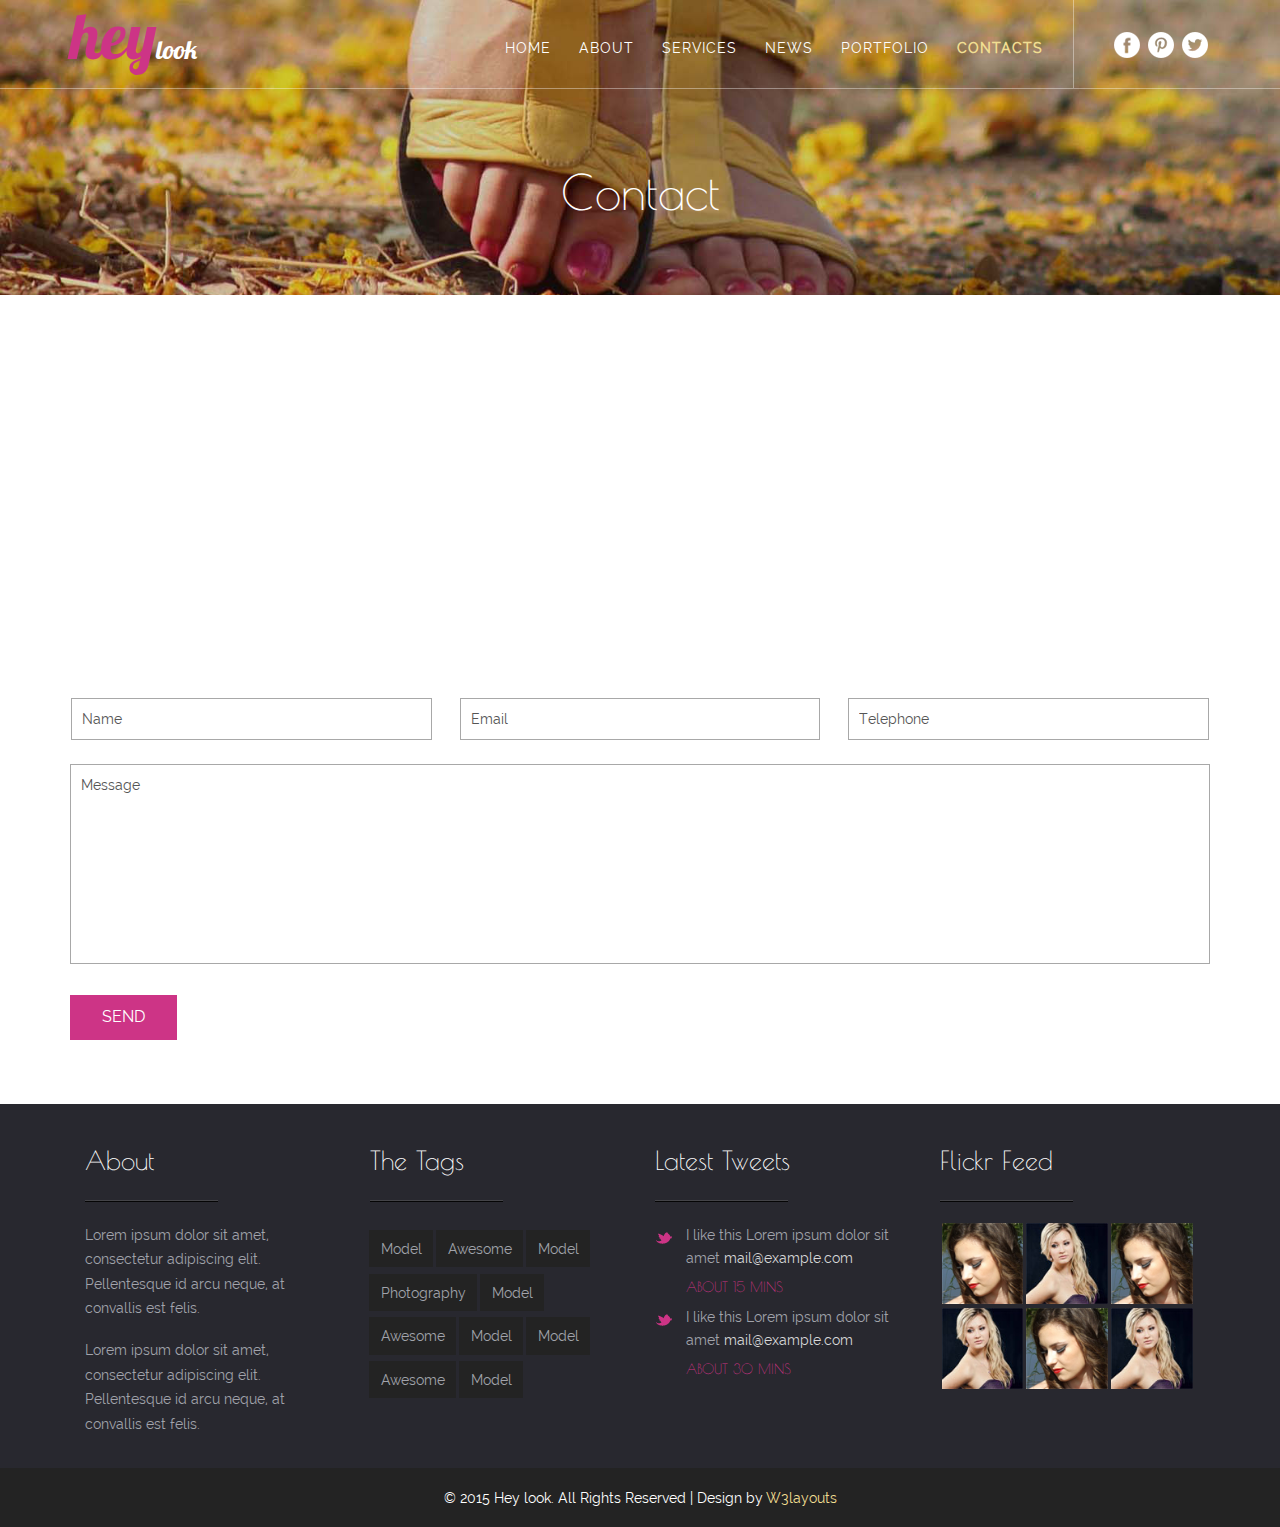
<file: contact.html>
<!--
Author: W3layouts
Author URL: http://w3layouts.com
License: Creative Commons Attribution 3.0 Unported
License URL: http://creativecommons.org/licenses/by/3.0/
-->
<!DOCTYPE HTML>
<html>
<head>
<title>Hey look a fashion Category Flat Bootstarp Resposive Website Template | Contact :: w3layouts</title>
<meta name="viewport" content="width=device-width, initial-scale=1">
<meta http-equiv="Content-Type" content="text/html; charset=utf-8" />
<meta name="keywords" content="Hey look Responsive web template, Bootstrap Web Templates, Flat Web Templates, Andriod Compatible web template, 
Smartphone Compatible web template, free webdesigns for Nokia, Samsung, LG, SonyErricsson, Motorola web design" />
<script type="application/x-javascript"> addEventListener("load", function() { setTimeout(hideURLbar, 0); }, false); function hideURLbar(){ window.scrollTo(0,1); } </script>
<link href="css/bootstrap.css" rel='stylesheet' type='text/css' />
<!-- Custom Theme files -->
<link href="css/style.css" rel='stylesheet' type='text/css' />	
<script src="js/jquery.min.js"> </script>
<script type="text/javascript" src="js/move-top.js"></script>
<script type="text/javascript" src="js/easing.js"></script>
<!--/script-->
<script type="text/javascript">
			jQuery(document).ready(function($) {
				$(".scroll").click(function(event){		
					event.preventDefault();
					$('html,body').animate({scrollTop:$(this.hash).offset().top},900);
				});
			});
</script>

</head>
<body>
	<!--start-header-->
			<div id="house" class="header two">
					<div class="top-header">
						<div class="container">
							<div class="logo">
							  <a href="index.html"><h1>hey<span>look</span></h1></a>
						    </div>
					     <div class="top-menu">
							<span class="menu"> </span>
							<ul>
								<li><a href="index.html"><span data-hover="HOME">Home</span></a><label> </label></li>
								<li><a href="about.html"> <span data-hover="ABOUT">About</span></a><label> </label></li>
							    <li><a href="typography.html"><span data-hover="SERVICES">SERVICES</span></a><label> </label></li>
								<li><a href="news.html"><span data-hover="News">News</span></a><label> </label></li>
								<li><a href="portfolio.html"><span data-hover="PORTFOLIO">Portfolio</span></a><label> </label></li>
								<li><a class="active" href="contact.html"><span data-hover="CONTACTS">CONTACTS</span></a><label> </label></li>
							</ul>
					     </div>
							<!-- script-for-menu -->
								<script>
									$("span.menu").click(function(){
										$(".top-menu ul").slideToggle("slow" , function(){
										});
									});
								</script>
								<!-- script-for-menu -->
								<div class="header-right">
									<ul class="f-icons">
										<li><a href="#" class="facebook"> </a></li>
										<li><a href="#" class="p"> </a></li>
										<li><a href="#" class="twitter"> </a></li>
									</ul>
									<div class="clearfix"></div>
								</div>

							<div class="clearfix"> </div>
					</div>
				</div>
				 <div class="banner two">
				      <div class="container">
					     <h2 class="second-tittle">Contact</h2>
				      </div>
				</div>
     </div>
		<!--start-contact-->
	<div class="contact">
		<div class="container">
				<div class="contact-map">
				   <iframe src="https://www.google.com/maps/embed?pb=!1m10!1m8!1m3!1d2482.432383990807!2d0.028213999961443994!3d51.52362882484525!3m2!1i1024!2i768!4f13.1!5e0!3m2!1sen!2sin!4v1423469959819"></iframe>
			    </div>
			   <div class="contact-form">
				  <form>
						<input type="text" value="Name" onfocus="this.value = '';" onblur="if (this.value == '') {this.value = 'Name';}" required="">
						<input type="text" value="Email" onfocus="this.value = '';" onblur="if (this.value == '') {this.value = 'Email';}" required="">
						<input type="text" value="Telephone" onfocus="this.value = '';" onblur="if (this.value == '') {this.value = 'Telephone';}" required="">
						<textarea onfocus="this.value = '';" onblur="if (this.value == '') {this.value = 'Message...';}" required="">Message</textarea>
						<div class="send">
							<input type="submit" value="Send" >
						</div>
				 </form>
			   </div>
			</div>
	  </div>
  <!--//contact-->
  <!--/start-footer-section-->
			<div class="footer-section">
			   <div class="container">
					<div class="footer-grids">
						<div class="col-md-3 footer-grid">
						<h4>About</h4>
						<div class="border2"></div>
						  <p>Lorem ipsum dolor sit amet, consectetur adipiscing elit. Pellentesque id arcu neque, at convallis est felis.</p>
						  <p class="sub">Lorem ipsum dolor sit amet, consectetur adipiscing elit. Pellentesque id arcu neque, at convallis est felis.</p>
						</div>
						<div class="col-md-3 footer-grid tags">
								<h4>The Tags</h4>
								<div class="border2"></div>
							<ul class="tag">
								<li><a href="#">Model</a></li>
								<li><a href="#">Awesome</a></li>
								<li><a href="#">Model</a></li>
								<li><a href="#">Photography</a></li>
								<li><a href="#">Model</a></li>
								<li><a href="#">Awesome</a></li>
								<li><a href="#">Model</a></li>
								<li><a href="#">Model</a></li>
								<li><a href="#">Awesome</a></li>
								<li><a href="#">Model</a></li>
							</ul>
						</div>
						<div class="col-md-3 footer-grid tweet">
								<h4>Latest Tweets</h4>
								<div class="border2"></div>
								<div class="icon-3-square">
										<a href="#"><i class="square-3"></i></a>
									</div>
							<div class="icon-text">
								<p>I like this Lorem ipsum dolor sit amet <a href="mailto:info@example.com">mail@example.com</a></p>
								<h5>About 15 mins</h5>
							</div>
								<div class="clearfix"></div>
								<div class="icon-3-square">
										<a href="#"><i class="square-3"></i></a>
								</div>
								<div class="icon-text">
								    <p>I like this Lorem ipsum dolor sit amet <a href="mailto:info@example.com">mail@example.com</a></p>
									<h5>About 30 mins</h5>
								</div>
								<div class="clearfix"></div>
						</div>
						<div class="col-md-3 footer-grid flickr">
								<h4>Flickr Feed</h4>
								<div class="border2"></div>
								<div class="flickr-grids">
										<div class="flickr-grid">
											<a href="#"><img src="images/l1.jpg" alt=""/></a>
										</div>
										<div class="flickr-grid">
											<a href="#"><img src="images/l4.jpg" alt=""/></a>
										</div>
										<div class="flickr-grid">
											<a href="#"><img src="images/l1.jpg" alt=""/></a>
										</div>
										<div class="clearfix"> </div>
										
										<div class="flickr-grid">
											<a href="#"><img src="images/l4.jpg" alt=""/></a>
										</div>
										<div class="flickr-grid">
											<a href="#"><img src="images/l1.jpg" alt=""/></a>
										</div>
										<div class="flickr-grid">
											<a href="#"><img src="images/l4.jpg" alt=""/></a>
										</div>
								<div class="clearfix"> </div>
							</div>
						</div>
						<div class="clearfix"></div>
					</div>
				</div>
			</div>
	<!--//end-footer-section-->
			<!--/start-copyright-section-->
					<div class="copyright">
						  <p>&copy; 2015 Hey look. All Rights Reserved | Design by <a href="http://w3layouts.com/">W3layouts</a> </p>
					</div>

				<!--start-smoth-scrolling-->
						<script type="text/javascript">
									$(document).ready(function() {
										/*
										var defaults = {
								  			containerID: 'toTop', // fading element id
											containerHoverID: 'toTopHover', // fading element hover id
											scrollSpeed: 1200,
											easingType: 'linear' 
								 		};
										*/
										
										$().UItoTop({ easingType: 'easeOutQuart' });
										
									});
								</script>
		<a href="#house" id="toTop" class="scroll" style="display: block;"> <span id="toTopHover" style="opacity: 1;"> </span></a>


</body>
</html>
</file>
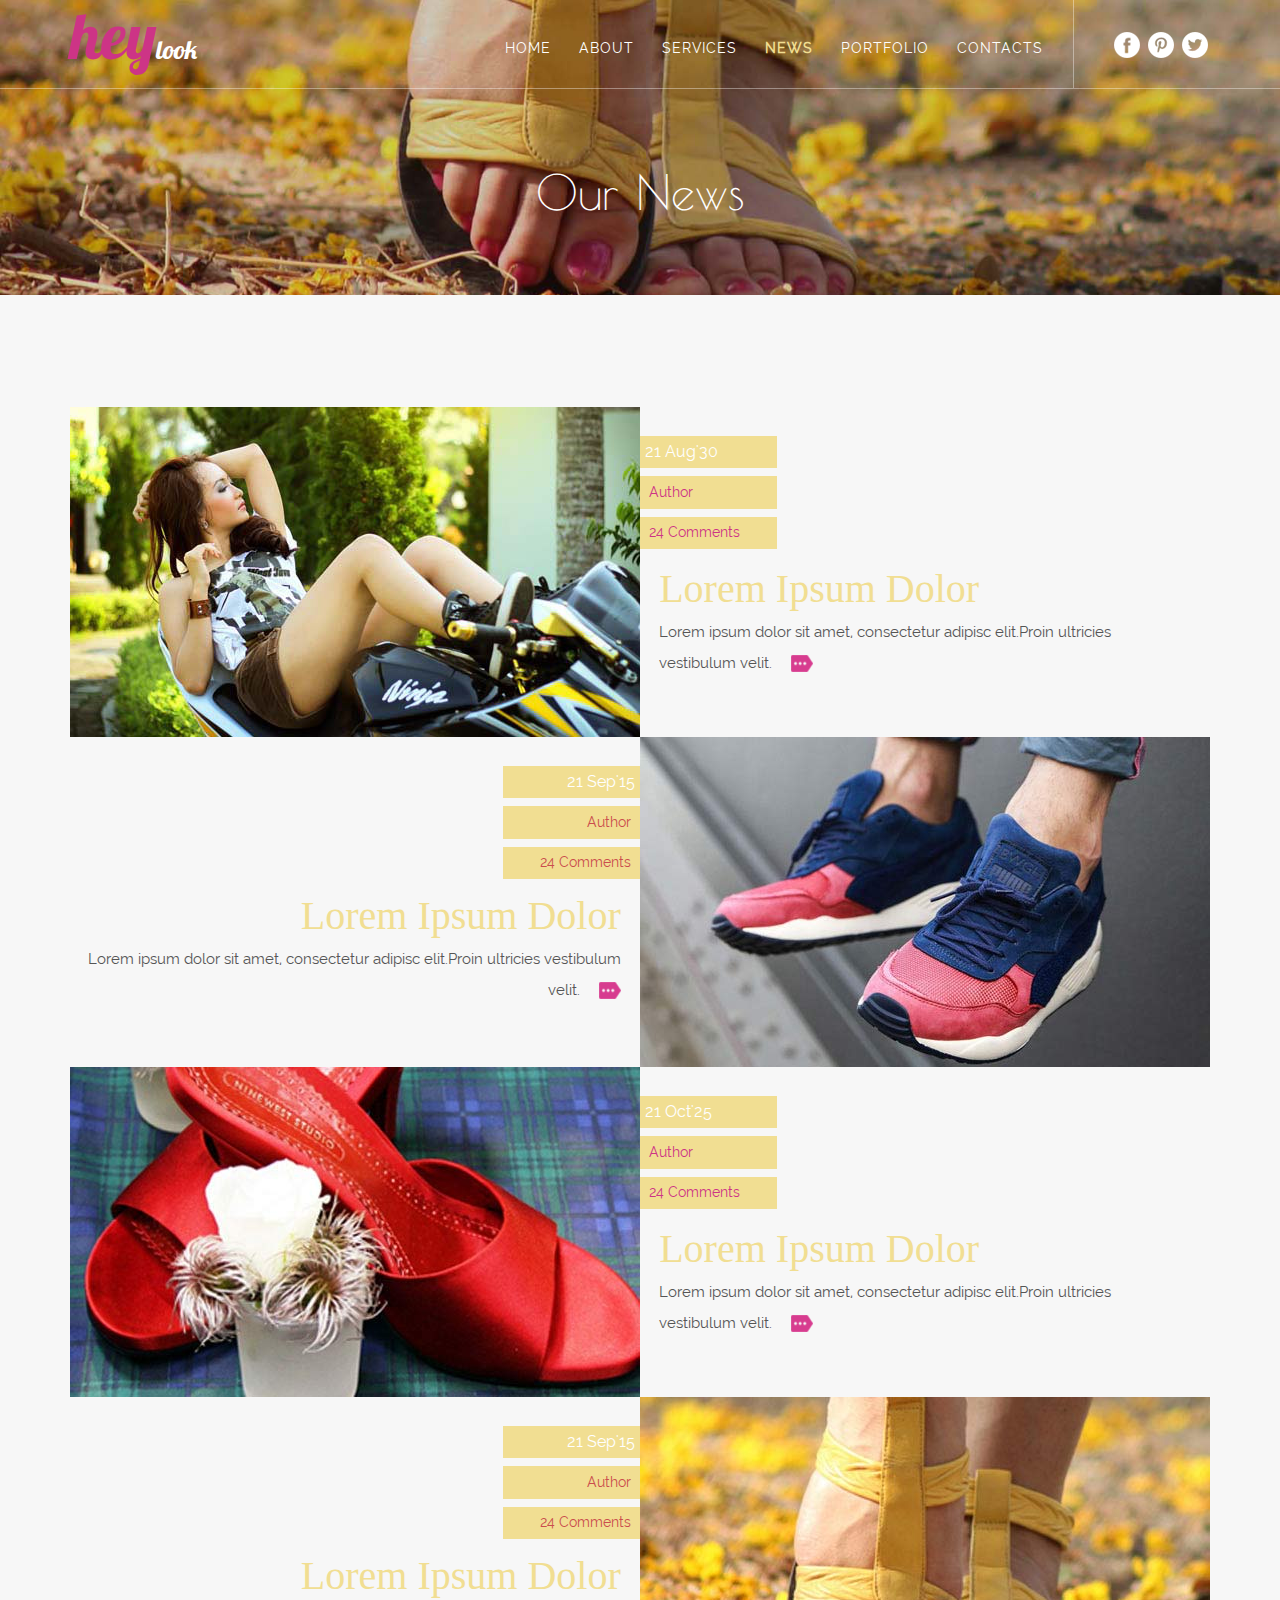
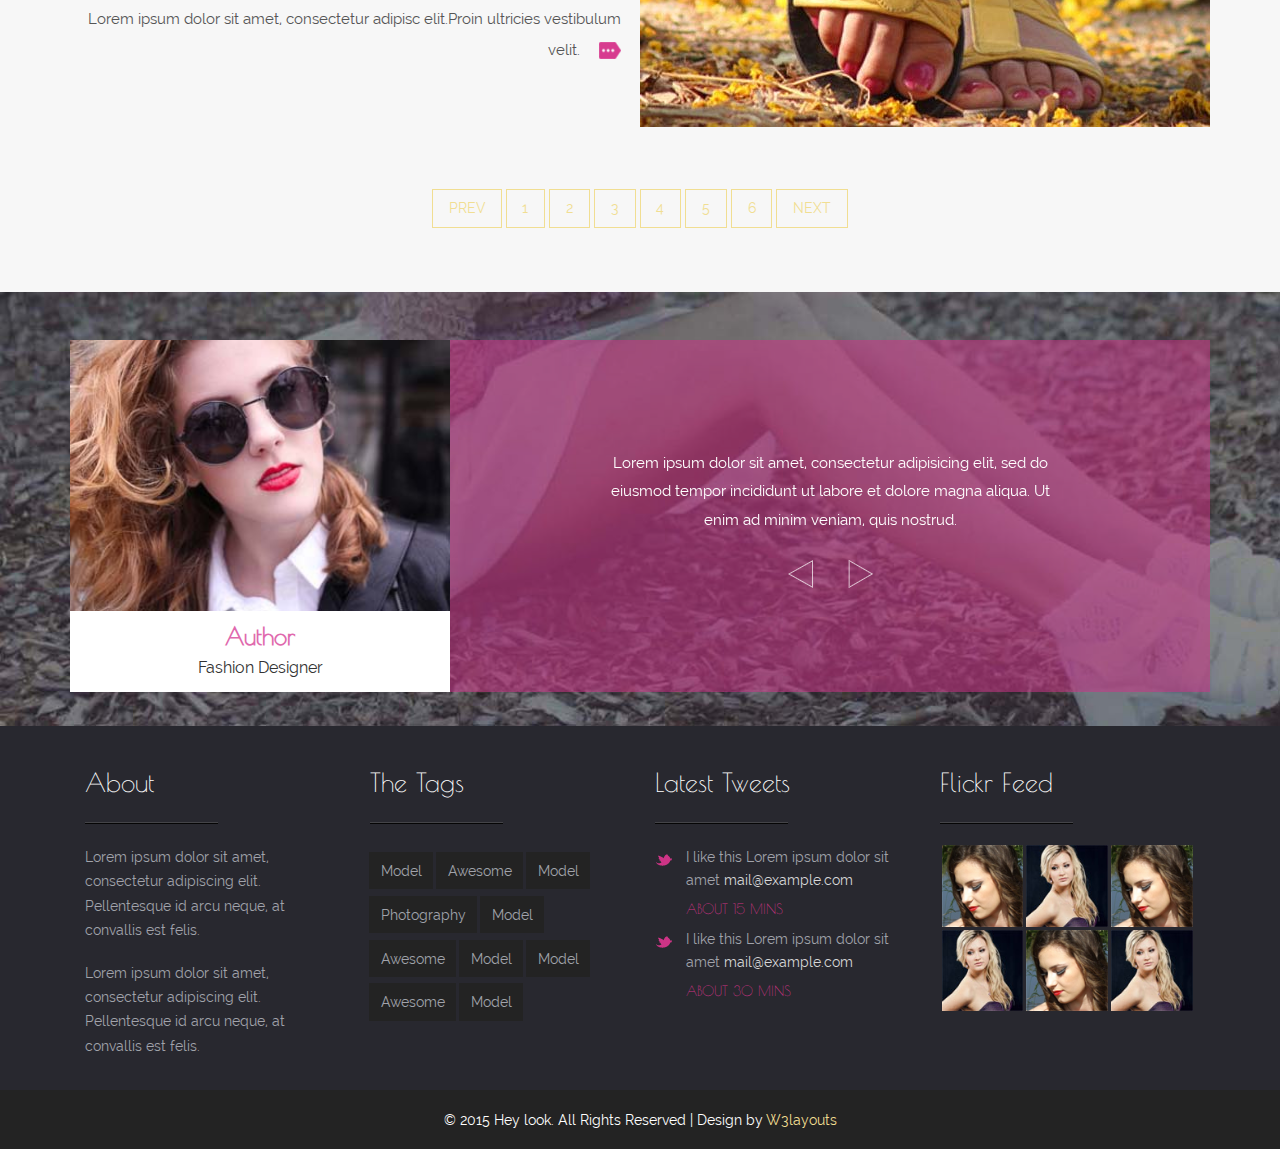
<file: news.html>
<!--
Author: W3layouts
Author URL: http://w3layouts.com
License: Creative Commons Attribution 3.0 Unported
License URL: http://creativecommons.org/licenses/by/3.0/
-->
<!DOCTYPE HTML>
<html>
<head>
<title>Hey look a fashion Category Flat Bootstarp Resposive Website Template | News :: w3layouts</title>
<meta name="viewport" content="width=device-width, initial-scale=1">
<meta http-equiv="Content-Type" content="text/html; charset=utf-8" />
<meta name="keywords" content="Hey look Responsive web template, Bootstrap Web Templates, Flat Web Templates, Andriod Compatible web template, 
Smartphone Compatible web template, free webdesigns for Nokia, Samsung, LG, SonyErricsson, Motorola web design" />
<script type="application/x-javascript"> addEventListener("load", function() { setTimeout(hideURLbar, 0); }, false); function hideURLbar(){ window.scrollTo(0,1); } </script>
<link href="css/bootstrap.css" rel='stylesheet' type='text/css' />
<!-- Custom Theme files -->
<link href="css/style.css" rel='stylesheet' type='text/css' />	
<script src="js/jquery.min.js"> </script>
<script type="text/javascript" src="js/move-top.js"></script>
<script type="text/javascript" src="js/easing.js"></script>
<!--/script-->
<script type="text/javascript">
			jQuery(document).ready(function($) {
				$(".scroll").click(function(event){		
					event.preventDefault();
					$('html,body').animate({scrollTop:$(this.hash).offset().top},900);
				});
			});
</script>

</head>
<body>
	<!--start-header-->
			<div id="home" class="header two">
					<div class="top-header">
						<div class="container">
							<div class="logo">
							  <a href="index.html"><h1>hey<span>look</span></h1></a>
						    </div>
					     <div class="top-menu">
							<span class="menu"> </span>
							<ul>
								<li><a href="index.html"><span data-hover="HOME">Home</span></a><label> </label></li>
								<li><a href="about.html"> <span data-hover="ABOUT">About</span></a><label> </label></li>
								<li><a href="typography.html"><span data-hover="SERVICES">SERVICES</span></a><label> </label></li>
								<li><a class="active" href="news.html"><span data-hover="News">News</span></a><label> </label></li>
								<li><a href="portfolio.html"><span data-hover="PORTFOLIO">Portfolio</span></a><label> </label></li>
								<li><a href="contact.html"><span data-hover="CONTACTS">CONTACTS</span></a><label> </label></li>
							</ul>
					     </div>
							<!-- script-for-menu -->
								<script>
									$("span.menu").click(function(){
										$(".top-menu ul").slideToggle("slow" , function(){
										});
									});
								</script>
								<!-- script-for-menu -->
								<div class="header-right">
									<ul class="f-icons">
										<li><a href="#" class="facebook"> </a></li>
										<li><a href="#" class="p"> </a></li>
										<li><a href="#" class="twitter"> </a></li>
									</ul>
									<div class="clearfix"></div>
								</div>

							<div class="clearfix"> </div>
					</div>
				</div>
				<div class="banner">
	               <div class="container">
				      <h2 class="second-tittle">Our News</h2>
                   </div>
	           </div>
           </div>
	      <!--news-->
				<div class="news">
					<div class="container">
						<div class="new-grids">
							<div class="col-md-6 new-grid">
									<a href="single.html" class="mask">
						<img src="images/n2.jpg" class="img-responsive zoom-img" alt=""></a>
						</div>	
							<div class="col-md-6 new-grid1">
								<ul class="ad-info two">
										 <li>21 Aug'30</li>
										 <li> <a href="#">Author</a></li>
										 <li> <a href="#">24 Comments</a></li>
								</ul>
								<div class="clearfix"></div>
								<div class="new-inner two">
								   <a class="news-tittle" href="single.html">Lorem ipsum dolor</a>
								  	<p>Lorem ipsum dolor sit amet, consectetur adipisc elit.Proin ultricies vestibulum velit. <a class="button" href="single.html"><img src="images/read.png" alt="" /></a></p>
								</div>
							</div>	
							<div class="clearfix"></div>
							<div class="col-md-6 new-grid1 two">
							    <ul class="ad-info new">
										 <li>21 Sep'15</li>
										 <li> <a href="#">Author</a></li>
										 <li> <a href="#">24 Comments</a></li>
								</ul>
								<div class="clearfix"></div>
								<div class="new-inner">
								  <a class="news-tittle" href="single.html">Lorem ipsum dolor</a>
								 	<p>Lorem ipsum dolor sit amet, consectetur adipisc elit.Proin ultricies vestibulum velit. <a class="button" href="single.html"><img src="images/read.png" alt="" /></a></p>
								</div>
							</div>		
							<div class="col-md-6 new-grid two">
								<a href="single.html" class="mask">
						<img src="images/g3.jpg" class="img-responsive zoom-img" alt=""></a>
						</div>		
							<div class="clearfix"></div>	
							<div class="col-md-6 new-grid">
								<a href="single.html" class="mask">
								<img src="images/g7.jpg" class="img-responsive zoom-img" alt=""></a>
							</div>		
							<div class="col-md-6 new-grid1">
						  <ul class="ad-info two">
										 <li>21 Oct'25</li>
										 <li> <a href="#">Author</a></li>
										 <li> <a href="#">24 Comments</a></li>
								</ul>
								<div class="clearfix"></div>
								<div class="new-inner two">
								  <a class="news-tittle" href="single.html">Lorem ipsum dolor</a>
								  	<p>Lorem ipsum dolor sit amet, consectetur adipisc elit.Proin ultricies vestibulum velit. <a class="button" href="single.html"><img src="images/read.png" alt="" /></a></p>

								</div>
							<div class="clearfix"></div>
						</div>	
						<div class="clearfix"></div>
							<div class="col-md-6 new-grid1 two">
							   <ul class="ad-info new">
										 <li>21 Sep'15</li>
										 <li> <a href="#">Author</a></li>
										 <li> <a href="#">24 Comments</a></li>
								</ul>
								<div class="clearfix"></div>
								<div class="new-inner">
								  <a class="news-tittle" href="single.html">Lorem ipsum dolor</a>
								 	<p>Lorem ipsum dolor sit amet, consectetur adipisc elit.Proin ultricies vestibulum velit. <a class="button" href="single.html"><img src="images/read.png" alt="" /></a></p>
								</div>
							</div>		
							<div class="col-md-6 new-grid two">
								<a href="single.html" class="mask">
						<img src="images/g6.jpg" class="img-responsive zoom-img" alt=""></a>
						</div>		
							<div class="clearfix"></div>	
						
					</div>	
					<div class="clearfix"></div>
					<!--start-blog-pagenate-->
					<div class="blog-pagenat">
						<ul>
							<li><a class="frist" href="#">Prev</a></li>
							<li><a href="#">1</a></li>
							<li><a href="#">2</a></li>
							<li><a href="#">3</a></li>
							<li><a href="#">4</a></li>
							<li><a href="#">5</a></li>
							<li><a href="#">6</a></li>
							<li><a class="last" href="#">Next</a></li>
						</ul>
					</div>
				<!--//End-blog-pagenate-->

				</div>	
			</div>	
				<!--//news-->
         <!--/testimonials-->
  		  <div class="testimonials-section">
			<div class="container">
				<div class="members">
					<div class="col-md-4 member1">
						<img src="images/client.jpg" alt="" />
						<div class="text text-center">
							<h4>Author</h4>
								<p>Fashion Designer</p>
						</div>
					</div>
					<div class="col-md-8 slide-test">
						<div id="top" class="callbacks_container">
						<ul class="rslides callbacks callbacks1" id="slider3">
							<li id="callbacks1_s0" class="callbacks1_on" style="display: block; float: left; position: relative; opacity: 1; z-index: 2; transition: opacity 500ms ease-in-out;">
								<div class="text-info">
								 <p>Lorem ipsum dolor sit amet, consectetur adipisicing elit, sed do eiusmod tempor incididunt ut labore et dolore magna aliqua. Ut enim ad minim veniam, quis nostrud.</p>
								</div>
							</li>
							<li id="callbacks1_s1" class="" style="display: block; float: none; position: absolute; opacity: 0; z-index: 1; transition: opacity 500ms ease-in-out;">
								<div class="text-info">
								 <p>Consectetur adipisicing elitLorem ipsum dolor sit amet,Dolor amet , sed do eiusmod tempor incididunt ut labore et dolore magna aliqua. Ut enim ad minim veniam, quis nostrud.</p>
								</div>
							</li>
							<li id="callbacks1_s2" class="" style="display: block; float: none; position: absolute; opacity: 0; z-index: 1; transition: opacity 500ms ease-in-out;">
								<div class="text-info">
								 <p>Dolor amet, Lorem ipsum dolor sit amet, consectetur adipisicing elit, sed do eiusmod tempor incididunt ut labore et dolore magna aliqua. Ut enim ad minim veniam, quis nostrud.</p>
								</div>
							</li>
						</ul>
						</div>
						<!--banner-Slider-->
						<script src="js/responsiveslides.min.js"></script>
						 <script>
						// You can also use "$(window).load(function() {"
						$(function () {
						  // Slideshow 4
						  $("#slider3").responsiveSlides({
						auto: true,
						pager:false,
						nav: true,
						speed: 500,
						namespace: "callbacks",
						before: function () {
						  $('.events').append("<li>before event fired.</li>");
						},
						after: function () {
						  $('.events').append("<li>after event fired.</li>");
						}
						  });

						});
						  </script>

					</div>
		       </div>
			</div>
        </div>
  <!--/start-footer-section-->
			<div class="footer-section">
			   <div class="container">
					<div class="footer-grids">
						<div class="col-md-3 footer-grid">
						<h4>About</h4>
						<div class="border2"></div>
						  <p>Lorem ipsum dolor sit amet, consectetur adipiscing elit. Pellentesque id arcu neque, at convallis est felis.</p>
						  <p class="sub">Lorem ipsum dolor sit amet, consectetur adipiscing elit. Pellentesque id arcu neque, at convallis est felis.</p>
						</div>
						<div class="col-md-3 footer-grid tags">
								<h4>The Tags</h4>
								<div class="border2"></div>
							<ul class="tag">
								<li><a href="#">Model</a></li>
								<li><a href="#">Awesome</a></li>
								<li><a href="#">Model</a></li>
								<li><a href="#">Photography</a></li>
								<li><a href="#">Model</a></li>
								<li><a href="#">Awesome</a></li>
								<li><a href="#">Model</a></li>
								<li><a href="#">Model</a></li>
								<li><a href="#">Awesome</a></li>
								<li><a href="#">Model</a></li>
							</ul>
						</div>
						<div class="col-md-3 footer-grid tweet">
								<h4>Latest Tweets</h4>
								<div class="border2"></div>
								<div class="icon-3-square">
										<a href="#"><i class="square-3"></i></a>
									</div>
							<div class="icon-text">
								<p>I like this Lorem ipsum dolor sit amet <a href="mailto:info@example.com">mail@example.com</a></p>
								<h5>About 15 mins</h5>
							</div>
								<div class="clearfix"></div>
								<div class="icon-3-square">
										<a href="#"><i class="square-3"></i></a>
								</div>
								<div class="icon-text">
								    <p>I like this Lorem ipsum dolor sit amet <a href="mailto:info@example.com">mail@example.com</a></p>
									<h5>About 30 mins</h5>
								</div>
								<div class="clearfix"></div>
						</div>
						<div class="col-md-3 footer-grid flickr">
								<h4>Flickr Feed</h4>
								<div class="border2"></div>
								<div class="flickr-grids">
										<div class="flickr-grid">
											<a href="#"><img src="images/l1.jpg" alt=""/></a>
										</div>
										<div class="flickr-grid">
											<a href="#"><img src="images/l4.jpg" alt=""/></a>
										</div>
										<div class="flickr-grid">
											<a href="#"><img src="images/l1.jpg" alt=""/></a>
										</div>
										<div class="clearfix"> </div>
										
										<div class="flickr-grid">
											<a href="#"><img src="images/l4.jpg" alt=""/></a>
										</div>
										<div class="flickr-grid">
											<a href="#"><img src="images/l1.jpg" alt=""/></a>
										</div>
										<div class="flickr-grid">
											<a href="#"><img src="images/l4.jpg" alt=""/></a>
										</div>
								<div class="clearfix"> </div>
							</div>
						</div>
						<div class="clearfix"></div>
					</div>
				</div>
			</div>
	<!--//end-footer-section-->
			<!--/start-copyright-section-->
					<div class="copyright">
						  <p>&copy; 2015 Hey look. All Rights Reserved | Design by <a href="http://w3layouts.com/">W3layouts</a> </p>
					</div>

				<!--start-smoth-scrolling-->
						<script type="text/javascript">
									$(document).ready(function() {
										/*
										var defaults = {
								  			containerID: 'toTop', // fading element id
											containerHoverID: 'toTopHover', // fading element hover id
											scrollSpeed: 1200,
											easingType: 'linear' 
								 		};
										*/
										
										$().UItoTop({ easingType: 'easeOutQuart' });
										
									});
								</script>
		<a href="#home" id="toTop" class="scroll" style="display: block;"> <span id="toTopHover" style="opacity: 1;"> </span></a>


</body>
</html>
</file>
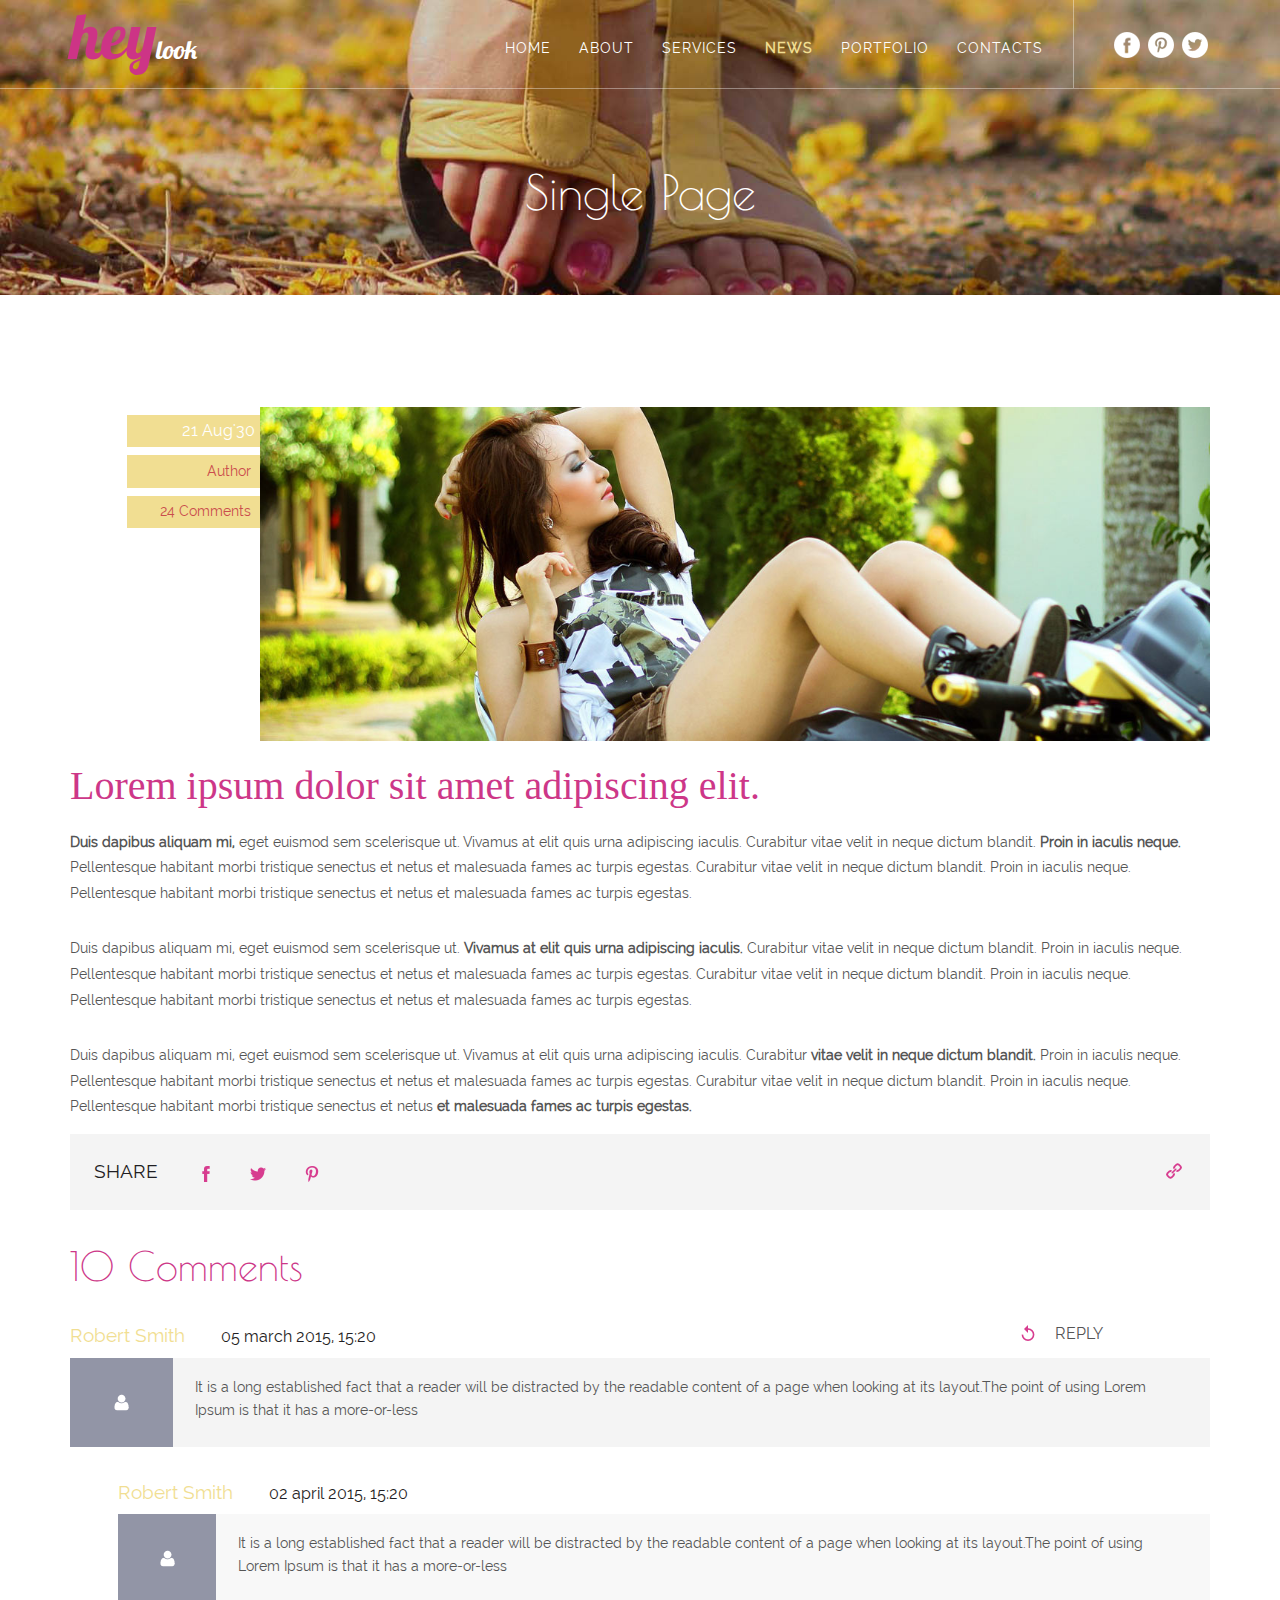
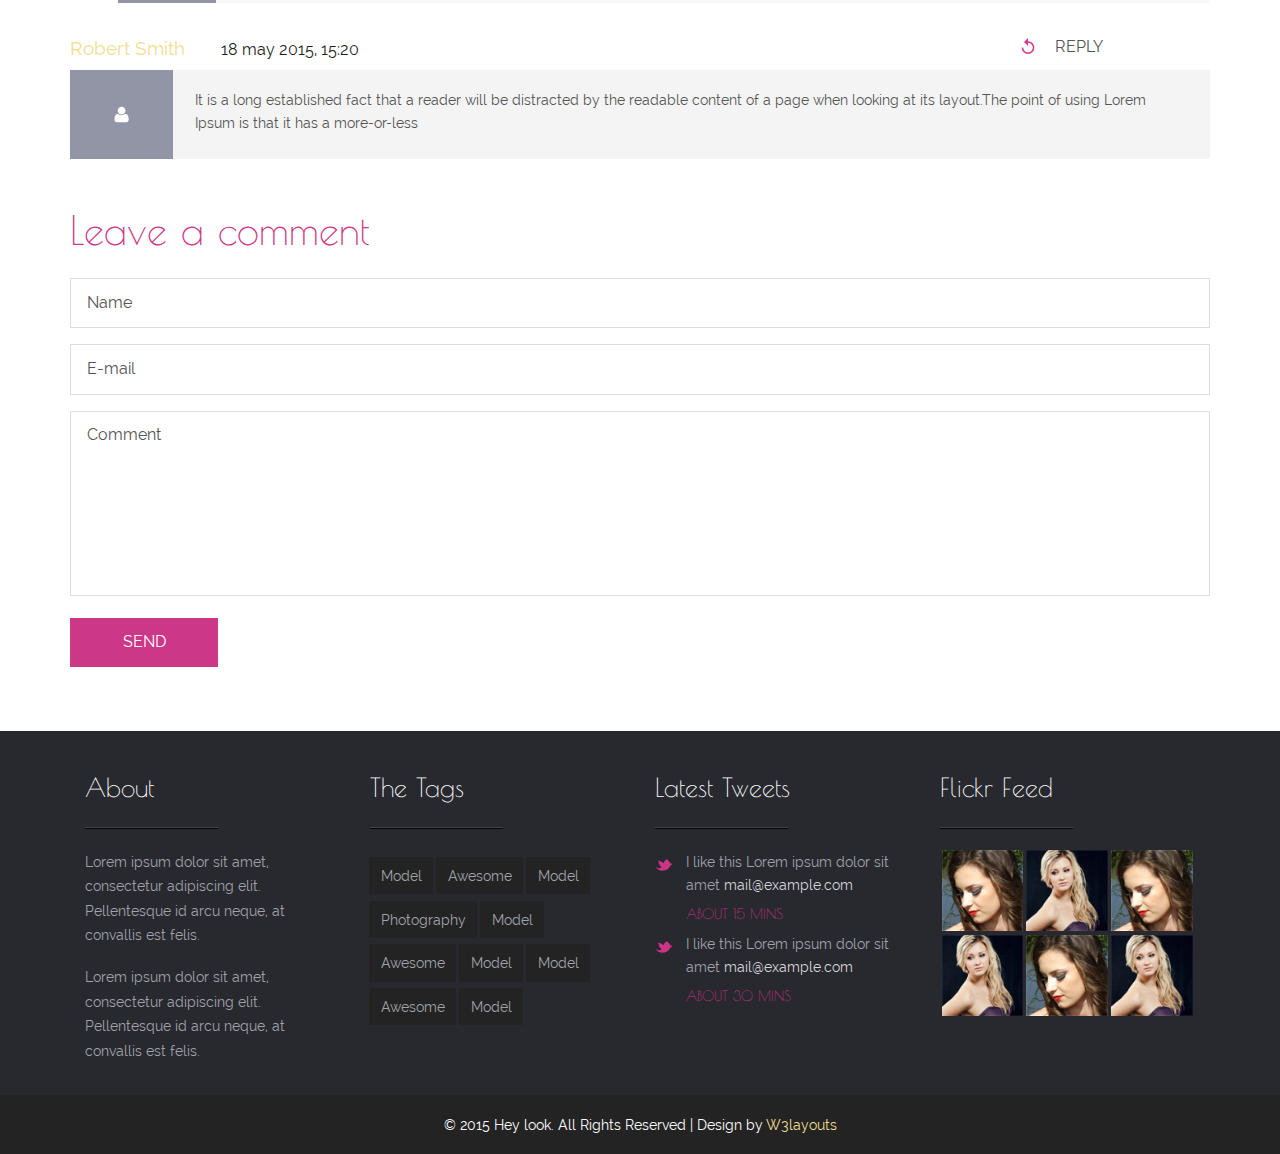
<file: single.html>
<!--
Author: W3layouts
Author URL: http://w3layouts.com
License: Creative Commons Attribution 3.0 Unported
License URL: http://creativecommons.org/licenses/by/3.0/
-->
<!DOCTYPE HTML>
<html>
<head>
<title>Hey look a fashion Category Flat Bootstarp Resposive Website Template | Single :: w3layouts</title>
<meta name="viewport" content="width=device-width, initial-scale=1">
<meta http-equiv="Content-Type" content="text/html; charset=utf-8" />
<meta name="keywords" content="Hey look Responsive web template, Bootstrap Web Templates, Flat Web Templates, Andriod Compatible web template, 
Smartphone Compatible web template, free webdesigns for Nokia, Samsung, LG, SonyErricsson, Motorola web design" />
<script type="application/x-javascript"> addEventListener("load", function() { setTimeout(hideURLbar, 0); }, false); function hideURLbar(){ window.scrollTo(0,1); } </script>
<link href="css/bootstrap.css" rel='stylesheet' type='text/css' />
<!-- Custom Theme files -->
<link href="css/style.css" rel='stylesheet' type='text/css' />	
<script src="js/jquery.min.js"> </script>
<script src="js/bootstrap.min.js"></script>
<script type="text/javascript" src="js/move-top.js"></script>
<script type="text/javascript" src="js/easing.js"></script>
<!--/script-->
<script type="text/javascript">
			jQuery(document).ready(function($) {
				$(".scroll").click(function(event){		
					event.preventDefault();
					$('html,body').animate({scrollTop:$(this.hash).offset().top},900);
				});
			});
</script>

</head>
<body>
	<!--start-header-->
			<div id="home" class="header two">
					<div class="top-header">
						<div class="container">
							<div class="logo">
							  <a href="index.html"><h1>hey<span>look</span></h1></a>
						    </div>
					     <div class="top-menu">
							<span class="menu"> </span>
							<ul>
								<li><a href="index.html"><span data-hover="HOME">Home</span></a><label> </label></li>
								<li><a href="about.html"> <span data-hover="ABOUT">About</span></a><label> </label></li>
							    <li><a href="typography.html"><span data-hover="SERVICES">SERVICES</span></a><label> </label></li>
								<li><a class="active" href="news.html"><span data-hover="News">News</span></a><label> </label></li>
								<li><a href="portfolio.html"><span data-hover="PORTFOLIO">Portfolio</span></a><label> </label></li>
								<li><a href="contact.html"><span data-hover="CONTACTS">CONTACTS</span></a><label> </label></li>
							</ul>
					     </div>
							<!-- script-for-menu -->
								<script>
									$("span.menu").click(function(){
										$(".top-menu ul").slideToggle("slow" , function(){
										});
									});
								</script>
								<!-- script-for-menu -->
								<div class="header-right">
									<ul class="f-icons">
										<li><a href="#" class="facebook"> </a></li>
										<li><a href="#" class="p"> </a></li>
										<li><a href="#" class="twitter"> </a></li>
									</ul>
									<div class="clearfix"></div>
								</div>

							<div class="clearfix"> </div>
					</div>
				</div>
			    <div class="banner two">
				      <div class="container">
					     <h2 class="second-tittle">Single Page</h2>
				      </div>
				</div>
           </div>
		<!--start-single-->
		<div class="single-page">
		<div class="container">		
					<div class="new-grids">	
							<div class="col-md-2 new-single">
								<ul class="ad-info single">
										 <li>21 Aug'30</li>
										 <li> <a href="#">Author</a></li>
										 <li> <a href="#">24 Comments</a></li>
								</ul>
								<div class="clearfix"></div>
							</div>	
								<div class="col-md-10 new-grid single">
									<a href="#" class="mask">
						       <img src="images/single.jpg" class="img-responsive zoom-img" alt=""></a>
						    </div>
							<div class="clearfix"></div>
					</div>	
				<div class="top-single">
				<a class="news-single" href="#">Lorem ipsum dolor sit amet adipiscing elit.</a>
					<p class="eget"><b>Duis dapibus aliquam mi,</b> eget euismod sem scelerisque ut. Vivamus at elit quis urna adipiscing iaculis. Curabitur vitae velit in neque dictum blandit. <b>Proin in iaculis neque.</b> Pellentesque habitant morbi tristique senectus et netus et malesuada fames ac turpis egestas. Curabitur vitae velit in neque dictum blandit. Proin in iaculis neque. Pellentesque habitant morbi tristique senectus et netus et malesuada fames ac turpis egestas.</p> 



<p class="eget">Duis dapibus aliquam mi, eget euismod sem scelerisque ut. <b>Vivamus at elit quis urna adipiscing iaculis.</b> Curabitur vitae velit in neque dictum blandit. Proin in iaculis neque. Pellentesque habitant morbi tristique senectus et netus et malesuada fames ac turpis egestas. Curabitur vitae velit in neque dictum blandit. Proin in iaculis neque. Pellentesque habitant morbi tristique senectus et netus et malesuada fames ac turpis egestas. </p>

<p class="eget">Duis dapibus aliquam mi, eget euismod sem scelerisque ut. Vivamus at elit quis urna adipiscing iaculis. Curabitur <b>vitae velit in neque dictum blandit.</b> Proin in iaculis neque. Pellentesque habitant morbi tristique senectus et netus et malesuada fames ac turpis egestas. Curabitur vitae velit in neque dictum blandit. Proin in iaculis neque. Pellentesque habitant morbi tristique senectus et netus <b>et malesuada fames ac turpis egestas.</b> </p>
			<div class="single-middle">
				<ul class="social-share">
					<li><span>SHARE</span></li>
					<li><a href="#"><i> </i></a></li>						
					<li><a href="#"><i class="tin"> </i></a></li>
					<li><a href="#"><i class="message"> </i></a></li>				
				</ul>
				<a href="#"><i class="arrow"> </i></a>
				<div class="clearfix"> </div>
			</div>
			<div class="top-comments">
			<h3>10 Comments</h3>
			<div class="met">
				<div class="code-in">
					<p class="smith"><a href="#">Robert Smith</a> <span>05 march 2015, 15:20</span></p>
					<p class="reply"><a href="#"><i> </i>REPLY</a></p>
					<div class="clearfix"> </div>
				</div>
				<div class="comments-top-top">
					<div class="men" >
						<img   src="images/men.png" alt=""> 
					</div>					
						<p class="men-it">It is a long established fact that a reader will be distracted by the readable content of a page when looking at its layout.The point of using Lorem Ipsum is that it has a more-or-less </p>
					<div class="clearfix"> </div>
				</div>
			</div>
			<div class="met met-in">
				<div class="code-in">
					<p class="smith"><a href="#">Robert Smith</a> <span>02 april 2015, 15:20</span></p>
					<div class="clearfix"> </div>
				</div>
				<div class="comments-top-top top-in">
					<div class="men" >
						<img   src="images/men.png" alt=""> 
					</div>					
						<p class="men-it two">It is a long established fact that a reader will be distracted by the readable content of a page when looking at its layout.The point of using Lorem Ipsum is that it has a more-or-less </p>
					<div class="clearfix"> </div>
				</div>
			</div>
			<div class="met">
				<div class="code-in">
					<p class="smith"><a href="#">Robert Smith</a> <span>18 may 2015, 15:20</span></p>
					<p class="reply"><a href="#"><i> </i>REPLY</a></p>
					<div class="clearfix"> </div>
				</div>
				<div class="comments-top-top">
					<div class="men" >
						<img   src="images/men.png" alt=""> 
					</div>					
						<p class="men-it">It is a long established fact that a reader will be distracted by the readable content of a page when looking at its layout.The point of using Lorem Ipsum is that it has a more-or-less </p>
					<div class="clearfix"> </div>
				</div>
			</div>
		</div>
		<div class="leave">
			<h3>Leave a comment</h3>
				<form>
					<div class="single-grid">
						<div class="single-us">
							<input type="text" value="Name" onfocus="this.value='';" onblur="if (this.value == '') {this.value = 'Name';}">
							<input type="text" value="E-mail" onfocus="this.value='';" onblur="if (this.value == '') {this.value = 'E-mail';}">
							<textarea onfocus="this.value='';" onblur="if (this.value == '') {this.value = 'Comment';}">Comment</textarea>
							<input type="submit" value="SEND" >
						</div>
					</div>
				</form>
			</div>			
		</div>
	</div>
</div>

        <!--/start-footer-section-->
			<div class="footer-section">
			   <div class="container">
					<div class="footer-grids">
						<div class="col-md-3 footer-grid">
						<h4>About</h4>
						<div class="border2"></div>
						  <p>Lorem ipsum dolor sit amet, consectetur adipiscing elit. Pellentesque id arcu neque, at convallis est felis.</p>
						  <p class="sub">Lorem ipsum dolor sit amet, consectetur adipiscing elit. Pellentesque id arcu neque, at convallis est felis.</p>
						</div>
						<div class="col-md-3 footer-grid tags">
								<h4>The Tags</h4>
								<div class="border2"></div>
							<ul class="tag">
								<li><a href="#">Model</a></li>
								<li><a href="#">Awesome</a></li>
								<li><a href="#">Model</a></li>
								<li><a href="#">Photography</a></li>
								<li><a href="#">Model</a></li>
								<li><a href="#">Awesome</a></li>
								<li><a href="#">Model</a></li>
								<li><a href="#">Model</a></li>
								<li><a href="#">Awesome</a></li>
								<li><a href="#">Model</a></li>
							</ul>
						</div>
						<div class="col-md-3 footer-grid tweet">
								<h4>Latest Tweets</h4>
								<div class="border2"></div>
								<div class="icon-3-square">
										<a href="#"><i class="square-3"></i></a>
									</div>
							<div class="icon-text">
								<p>I like this Lorem ipsum dolor sit amet <a href="mailto:info@example.com">mail@example.com</a></p>
								<h5>About 15 mins</h5>
							</div>
								<div class="clearfix"></div>
								<div class="icon-3-square">
										<a href="#"><i class="square-3"></i></a>
								</div>
								<div class="icon-text">
								    <p>I like this Lorem ipsum dolor sit amet <a href="mailto:info@example.com">mail@example.com</a></p>
									<h5>About 30 mins</h5>
								</div>
								<div class="clearfix"></div>
						</div>
						<div class="col-md-3 footer-grid flickr">
								<h4>Flickr Feed</h4>
								<div class="border2"></div>
								<div class="flickr-grids">
										<div class="flickr-grid">
											<a href="#"><img src="images/l1.jpg" alt=""/></a>
										</div>
										<div class="flickr-grid">
											<a href="#"><img src="images/l4.jpg" alt=""/></a>
										</div>
										<div class="flickr-grid">
											<a href="#"><img src="images/l1.jpg" alt=""/></a>
										</div>
										<div class="clearfix"> </div>
										
										<div class="flickr-grid">
											<a href="#"><img src="images/l4.jpg" alt=""/></a>
										</div>
										<div class="flickr-grid">
											<a href="#"><img src="images/l1.jpg" alt=""/></a>
										</div>
										<div class="flickr-grid">
											<a href="#"><img src="images/l4.jpg" alt=""/></a>
										</div>
								<div class="clearfix"> </div>
							</div>
						</div>
						<div class="clearfix"></div>
					</div>
				</div>
			</div>
	<!--//end-footer-section-->
			<!--/start-copyright-section-->
					<div class="copyright">
						  <p>&copy; 2015 Hey look. All Rights Reserved | Design by <a href="http://w3layouts.com/">W3layouts</a> </p>
					</div>

				<!--start-smoth-scrolling-->
						<script type="text/javascript">
									$(document).ready(function() {
										/*
										var defaults = {
								  			containerID: 'toTop', // fading element id
											containerHoverID: 'toTopHover', // fading element hover id
											scrollSpeed: 1200,
											easingType: 'linear' 
								 		};
										*/
										
										$().UItoTop({ easingType: 'easeOutQuart' });
										
									});
								</script>
		<a href="#home" id="toTop" class="scroll" style="display: block;"> <span id="toTopHover" style="opacity: 1;"> </span></a>


</body>
</html>
</file>
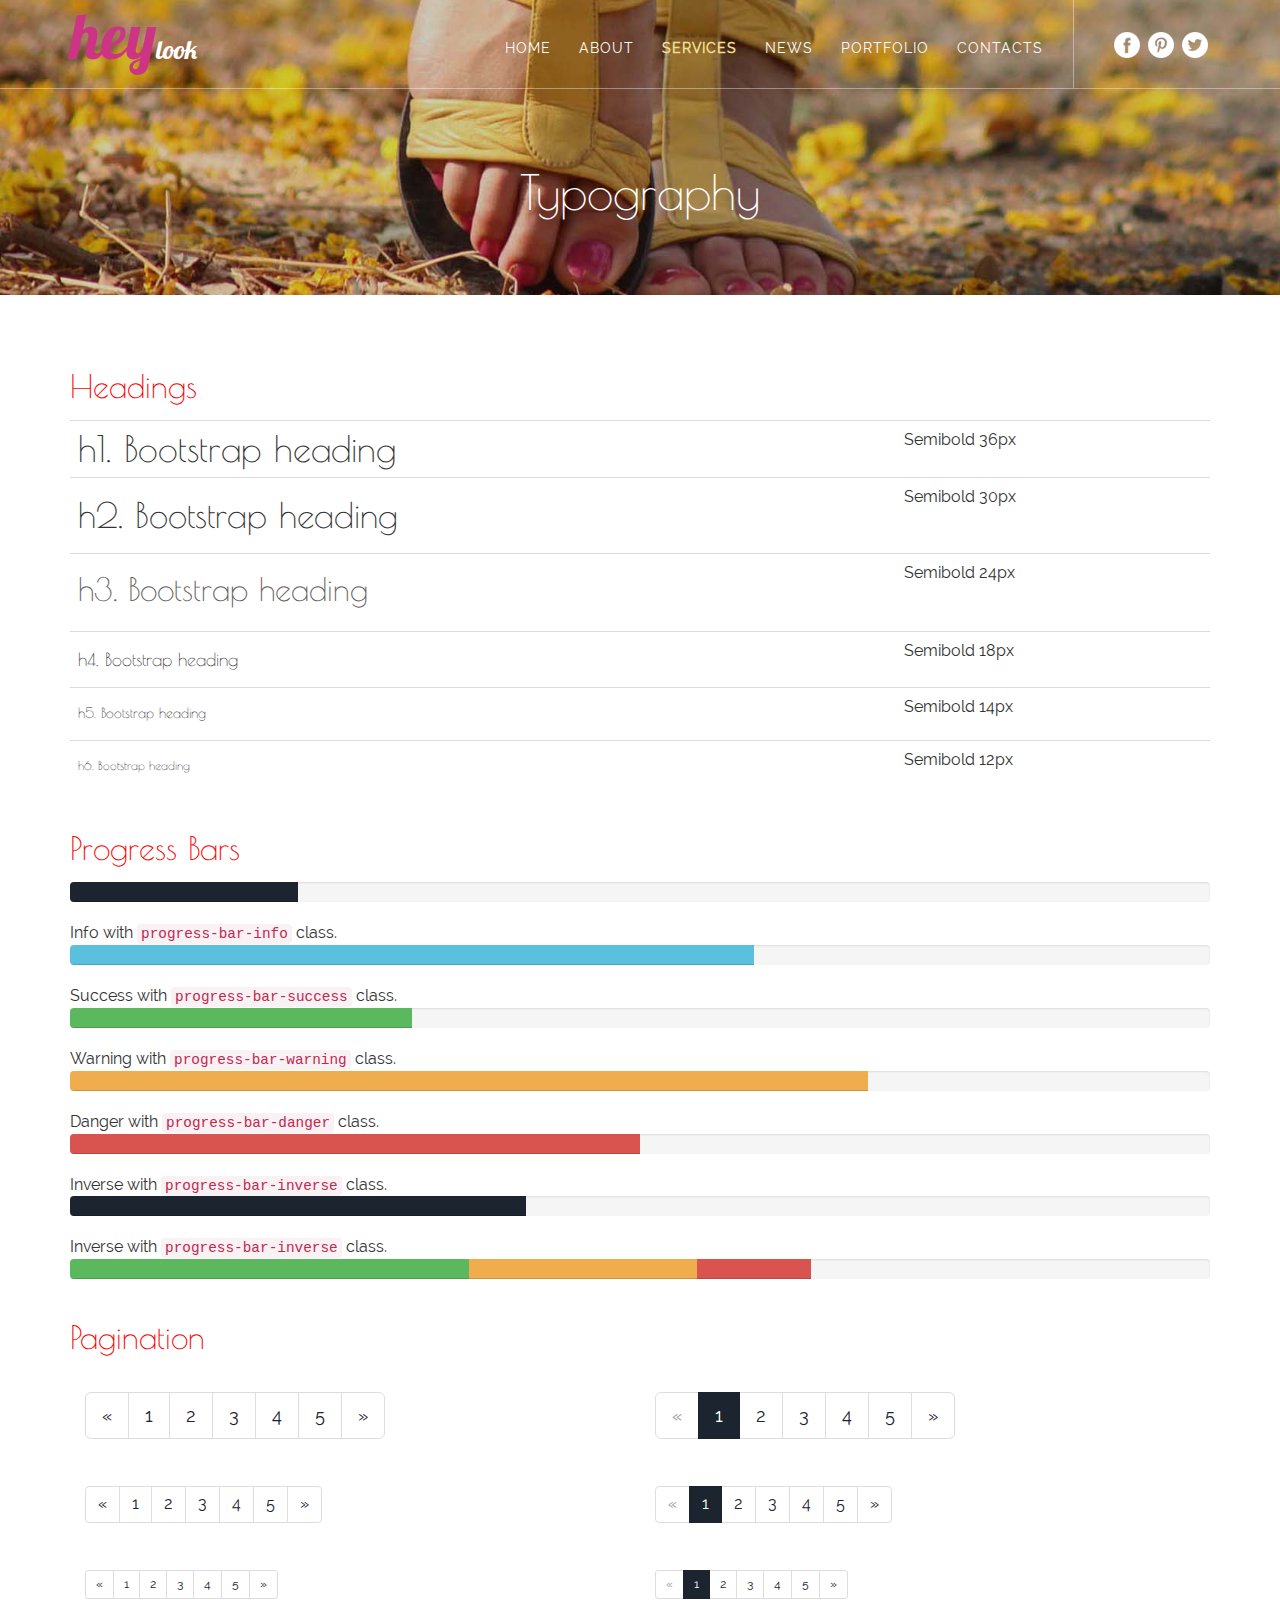
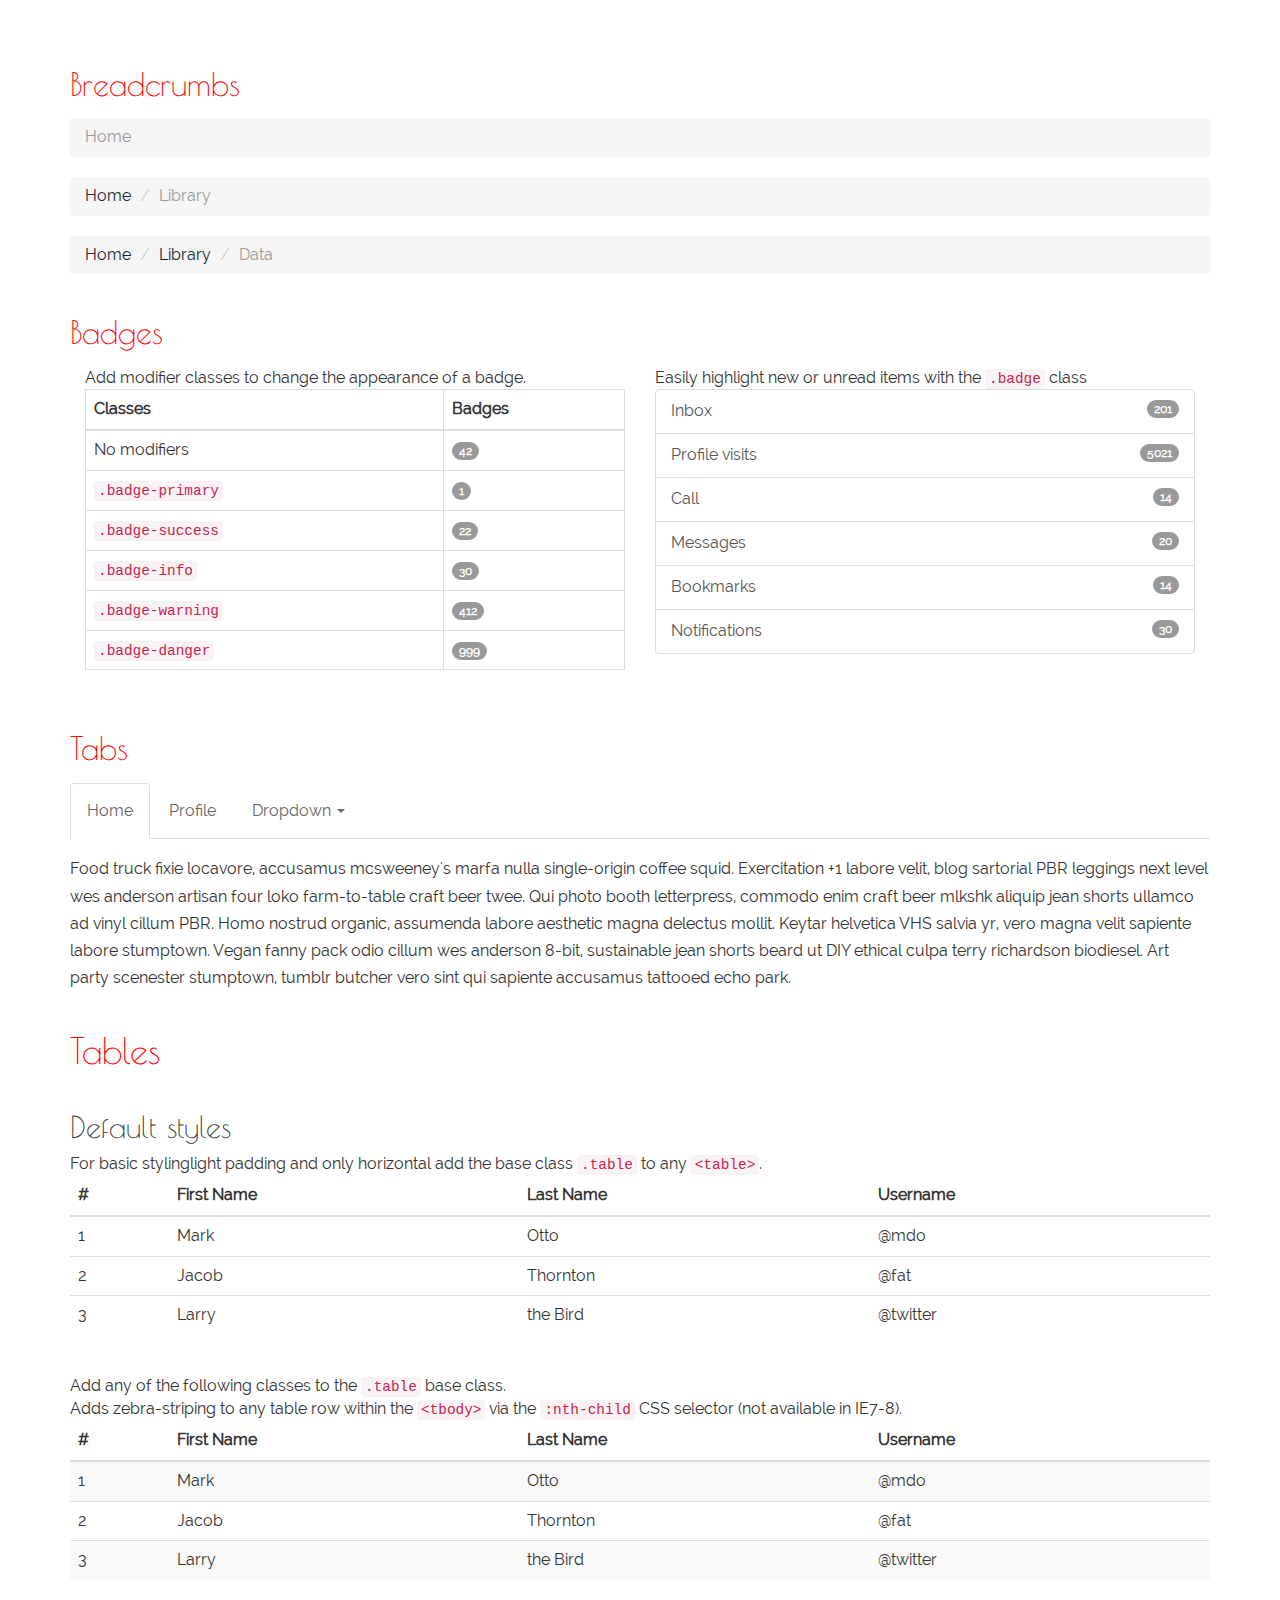
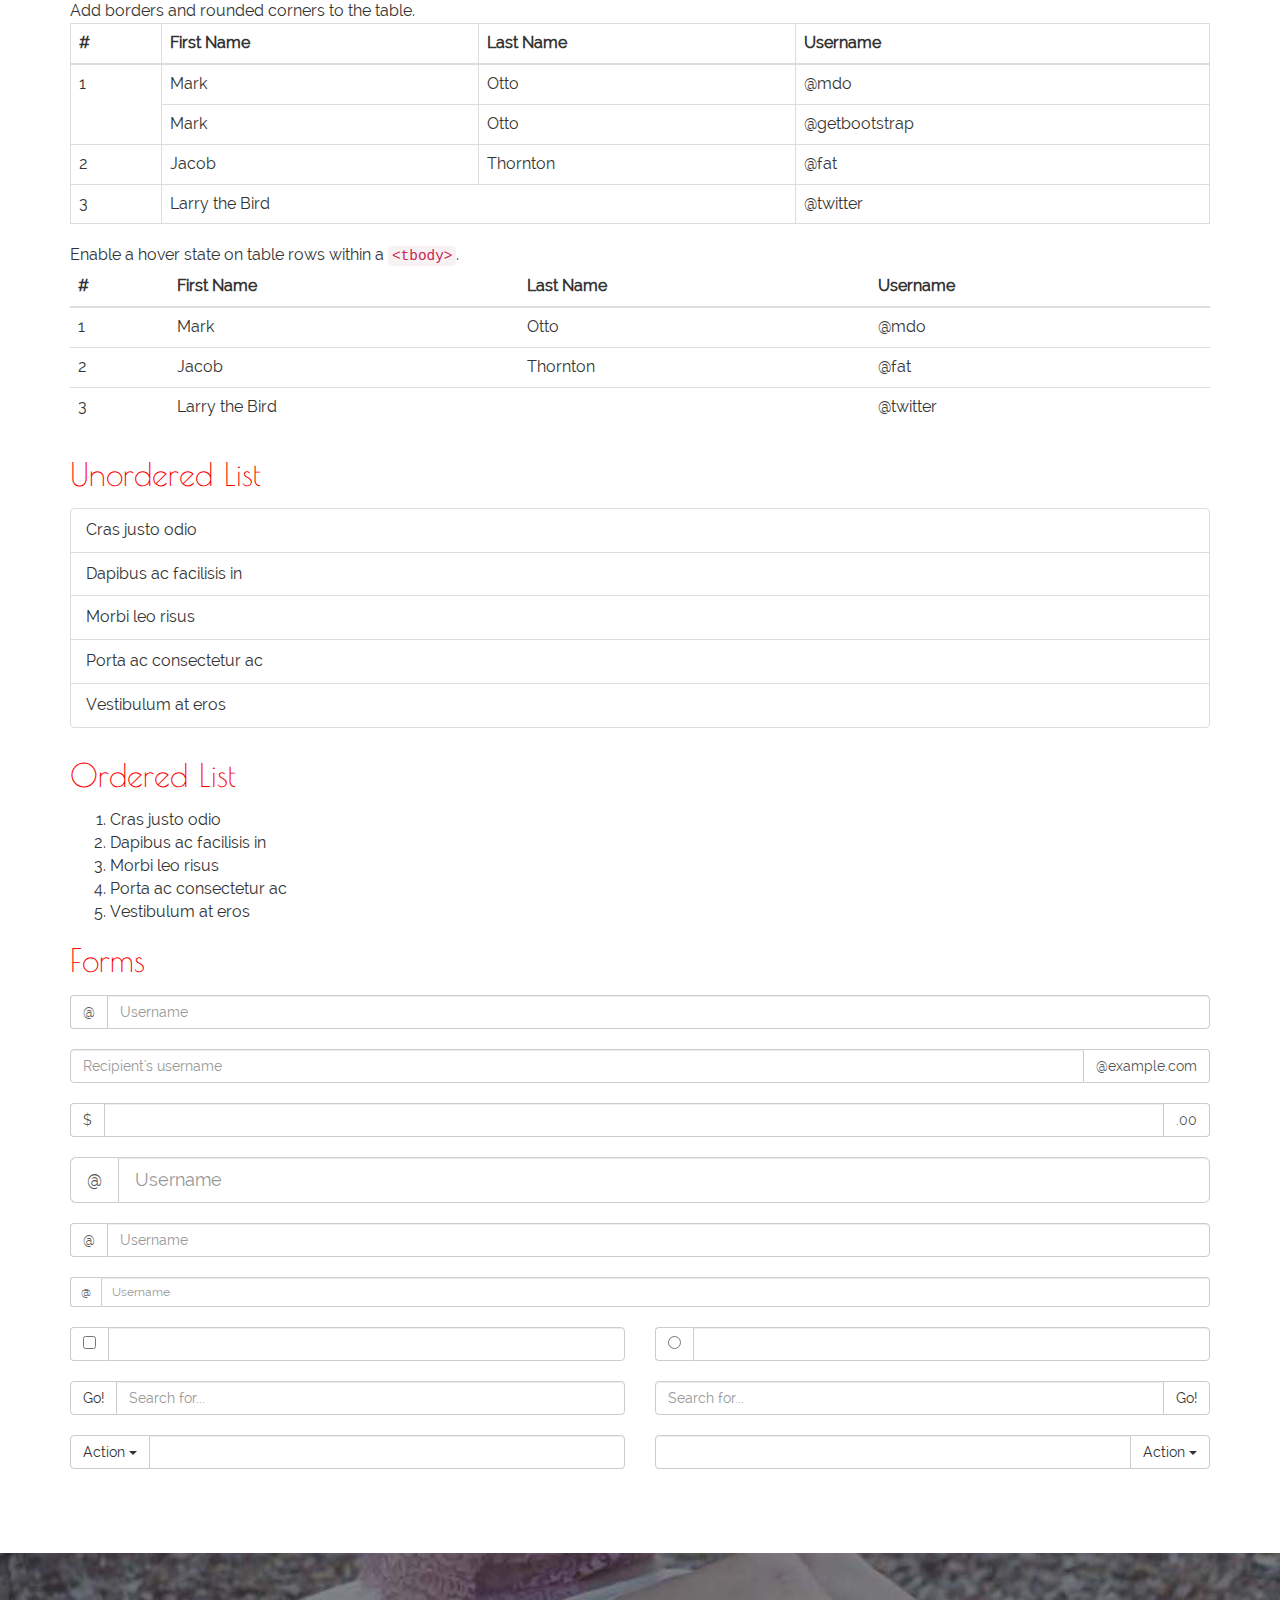
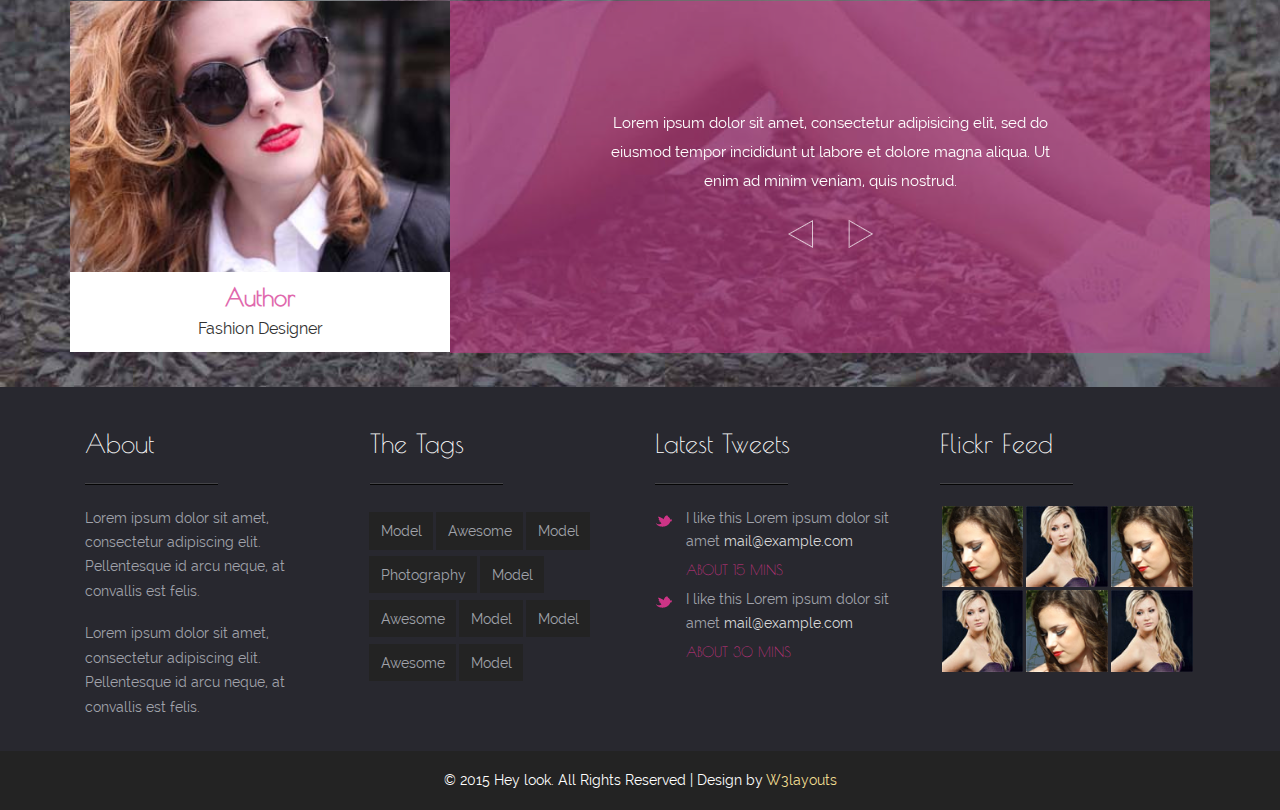
<file: typography.html>
<!--
Author: W3layouts
Author URL: http://w3layouts.com
License: Creative Commons Attribution 3.0 Unported
License URL: http://creativecommons.org/licenses/by/3.0/
-->
<!DOCTYPE HTML>
<html>
<head>
<title>Hey look a fashion Category Flat Bootstarp Resposive Website Template | Typography :: w3layouts</title>
<meta name="viewport" content="width=device-width, initial-scale=1">
<meta http-equiv="Content-Type" content="text/html; charset=utf-8" />
<meta name="keywords" content="Hey look Responsive web template, Bootstrap Web Templates, Flat Web Templates, Andriod Compatible web template, 
Smartphone Compatible web template, free webdesigns for Nokia, Samsung, LG, SonyErricsson, Motorola web design" />
<script type="application/x-javascript"> addEventListener("load", function() { setTimeout(hideURLbar, 0); }, false); function hideURLbar(){ window.scrollTo(0,1); } </script>
<link href="css/bootstrap.css" rel='stylesheet' type='text/css' />
<!-- Custom Theme files -->
<link href="css/style.css" rel='stylesheet' type='text/css' />	
<script src="js/jquery.min.js"> </script>
<script src="js/bootstrap.min.js"></script>
<script type="text/javascript" src="js/move-top.js"></script>
<script type="text/javascript" src="js/easing.js"></script>
<!--/script-->
<script type="text/javascript">
			jQuery(document).ready(function($) {
				$(".scroll").click(function(event){		
					event.preventDefault();
					$('html,body').animate({scrollTop:$(this.hash).offset().top},900);
				});
			});
</script>

</head>
<body>
	<!--start-header-->
			<div id="home" class="header two">
					<div class="top-header">
						<div class="container">
							<div class="logo">
							  <a href="index.html"><h1>hey<span>look</span></h1></a>
						    </div>
					     <div class="top-menu">
							<span class="menu"> </span>
							<ul>
								<li><a href="index.html"><span data-hover="HOME">Home</span></a><label> </label></li>
								<li><a href="about.html"> <span data-hover="ABOUT">About</span></a><label> </label></li>
							    <li><a class="active" href="typography.html"><span data-hover="SERVICES">SERVICES</span></a><label> </label></li>
								<li><a href="news.html"><span data-hover="News">News</span></a><label> </label></li>
								<li><a href="portfolio.html"><span data-hover="PORTFOLIO">Portfolio</span></a><label> </label></li>
								<li><a href="contact.html"><span data-hover="CONTACTS">CONTACTS</span></a><label> </label></li>
							</ul>
					     </div>
							<!-- script-for-menu -->
								<script>
									$("span.menu").click(function(){
										$(".top-menu ul").slideToggle("slow" , function(){
										});
									});
								</script>
								<!-- script-for-menu -->
								<div class="header-right">
									<ul class="f-icons">
										<li><a href="#" class="facebook"> </a></li>
										<li><a href="#" class="p"> </a></li>
										<li><a href="#" class="twitter"> </a></li>
									</ul>
									<div class="clearfix"></div>
								</div>

							<div class="clearfix"> </div>
					</div>
				</div>
			    <div class="banner two">
				      <div class="container">
					     <h2 class="second-tittle">Typography</h2>
				      </div>
				</div>
           </div>
		<!--start-typography-->
<div class="typrography">
	 <div class="container">
		 <div class="grid_3 grid_4">
		     <h3 class="typo">Headings</h3>
		     <div class="bs-example">
				 <table class="table">
				  <tbody>
					<tr>
					  <td><h1 id="h1.-bootstrap-heading">h1. Bootstrap heading<a class="anchorjs-link" href="#h1.-bootstrap-heading"><span class="anchorjs-icon"></span></a></h1></td>
					  <td class="type-info">Semibold 36px</td>
					</tr>
					<tr>
					  <td><h2 id="h2.-bootstrap-heading">h2. Bootstrap heading<a class="anchorjs-link" href="#h2.-bootstrap-heading"><span class="anchorjs-icon"></span></a></h2></td>
					  <td class="type-info">Semibold 30px</td>
					</tr>
					<tr>
					  <td><h3 id="h3.-bootstrap-heading">h3. Bootstrap heading<a class="anchorjs-link" href="#h3.-bootstrap-heading"><span class="anchorjs-icon"></span></a></h3></td>
					  <td class="type-info">Semibold 24px</td>
					</tr>
					<tr>
					  <td><h4 id="h4.-bootstrap-heading">h4. Bootstrap heading<a class="anchorjs-link" href="#h4.-bootstrap-heading"><span class="anchorjs-icon"></span></a></h4></td>
					  <td class="type-info">Semibold 18px</td>
					</tr>
					<tr>
					  <td><h5 id="h5.-bootstrap-heading">h5. Bootstrap heading<a class="anchorjs-link" href="#h5.-bootstrap-heading"><span class="anchorjs-icon"></span></a></h5></td>
					  <td class="type-info">Semibold 14px</td>
					</tr>
					<tr>
					  <td><h6>h6. Bootstrap heading</h6></td>
					  <td class="type-info">Semibold 12px</td>
					</tr>
				  </tbody>
				 </table>
			 </div>
	      </div>
		  <div class="grid_3 grid_5">
			 <h3>Progress Bars</h3>
			  <div class="tab-content">
				 <div class="tab-pane active" id="domprogress">
					 <div class="progress">    
					      <div class="progress-bar progress-bar-primary" style="width: 20%"></div>
					 </div>
					 <p>Info with <code>progress-bar-info</code> class.</p>
					 <div class="progress">    
						 <div class="progress-bar progress-bar-info" style="width: 60%"></div>
					 </div>
					 <p>Success with <code>progress-bar-success</code> class.</p>
					 <div class="progress">
						 <div class="progress-bar progress-bar-success" style="width: 30%"></div>
					 </div>
					 <p>Warning with <code>progress-bar-warning</code> class.</p>
					 <div class="progress">
						 <div class="progress-bar progress-bar-warning" style="width: 70%"></div>
					 </div>
					 <p>Danger with <code>progress-bar-danger</code> class.</p>
					 <div class="progress">
						 <div class="progress-bar progress-bar-danger" style="width: 50%"></div>
					 </div>
					 <p>Inverse with <code>progress-bar-inverse</code> class.</p>
					 <div class="progress">
						 <div class="progress-bar progress-bar-inverse" style="width: 40%"></div>
					 </div>
					 <p>Inverse with <code>progress-bar-inverse</code> class.</p>
					 <div class="progress">
						 <div class="progress-bar progress-bar-success" style="width: 35%"><span class="sr-only">35% Complete (success)</span></div>
						 <div class="progress-bar progress-bar-warning" style="width: 20%"><span class="sr-only">20% Complete (warning)</span></div>
						 <div class="progress-bar progress-bar-danger" style="width: 10%"><span class="sr-only">10% Complete (danger)</span></div>
					 </div>
				   </div>
			   </div>
		   </div>
		   
		   <div class="grid_3 grid_5">
			 <h3>Pagination</h3>
			 <div class="col-md-6">
				  <nav>
				  <ul class="pagination pagination-lg">
					<li><a href="#" aria-label="Previous"><span aria-hidden="true">«</span></a></li>
					<li><a href="#">1</a></li>
					<li><a href="#">2</a></li>
					<li><a href="#">3</a></li>
					<li><a href="#">4</a></li>
					<li><a href="#">5</a></li>
					<li><a href="#" aria-label="Next"><span aria-hidden="true">»</span></a></li>
				  </ul>
				  </nav>
				  <nav>
				  <ul class="pagination">
					<li><a href="#" aria-label="Previous"><span aria-hidden="true">«</span></a></li>
					<li><a href="#">1</a></li>
					<li><a href="#">2</a></li>
					<li><a href="#">3</a></li>
					<li><a href="#">4</a></li>
					<li><a href="#">5</a></li>
					<li><a href="#" aria-label="Next"><span aria-hidden="true">»</span></a></li>
				  </ul>
				 </nav>
				 <nav>
				   <ul class="pagination pagination-sm">
					<li><a href="#" aria-label="Previous"><span aria-hidden="true">«</span></a></li>
					<li><a href="#">1</a></li>
					<li><a href="#">2</a></li>
					<li><a href="#">3</a></li>
					<li><a href="#">4</a></li>
					<li><a href="#">5</a></li>
					<li><a href="#" aria-label="Next"><span aria-hidden="true">»</span></a></li>
				  </ul>
				 </nav>				 
			 </div>
			 <div class="col-md-6">
					<ul class="pagination pagination-lg">
									<li class="disabled"><a href="#"><span aria-hidden="true">«</span></a></li>
									<li class="active"><a href="#">1</a></li>
									<li><a href="#">2</a></li>
									<li><a href="#">3</a></li>
									<li><a href="#">4</a></li>
									<li><a href="#">5</a></li>
									<li><a href="#" aria-label="Next"><span aria-hidden="true">»</span></a></li>
								</ul>
				<nav>
				  <ul class="pagination">
					<li class="disabled"><a href="#" aria-label="Previous"><span aria-hidden="true">«</span></a></li>
					<li class="active"><a href="#">1 <span class="sr-only">(current)</span></a></li>
					<li><a href="#">2</a></li>
					<li><a href="#">3</a></li>
					<li><a href="#">4</a></li>
					<li><a href="#">5</a></li>
					<li><a href="#" aria-label="Next"><span aria-hidden="true">»</span></a></li>
				 </ul>
			   </nav>
				 <ul class="pagination pagination-sm">
					<li class="disabled"><a href="#"><span aria-hidden="true">«</span></a></li>
					<li class="active"><a href="#">1</a></li>
					<li><a href="#">2</a></li>
					<li><a href="#">3</a></li>
					<li><a href="#">4</a></li>
					<li><a href="#">5</a></li>
					<li><a href="#" aria-label="Next"><span aria-hidden="true">»</span></a></li>
				</ul>
				</div>
			   <div class="clearfix"> </div>
		 </div>
		 <div class="grid_3 grid_5">
			 <h3>Breadcrumbs</h3>
			   <ol class="breadcrumb">
			  <li class="active">Home</li>
			</ol>
			<ol class="breadcrumb">
			  <li><a href="#">Home</a></li>
			  <li class="active">Library</li>
			</ol>
			<ol class="breadcrumb">
			  <li><a href="#">Home</a></li>
			  <li><a href="#">Library</a></li>
			  <li class="active">Data</li>
			</ol>
		 </div>
	   <div class="grid_3 grid_5">
			 <h3>Badges</h3>
				<div class="col-md-6">
					<p>Add modifier classes to change the appearance of a badge.</p>
					  <table class="table table-bordered">
						<thead>
							<tr>
								<th>Classes</th>
								<th>Badges</th>
							</tr>
						</thead>
						<tbody>
							<tr>
								<td>No modifiers</td>
								<td><span class="badge">42</span></td>
							</tr>
							<tr>
								<td><code>.badge-primary</code></td>
								<td><span class="badge badge-primary">1</span></td>
							</tr>
							<tr>
								<td><code>.badge-success</code></td>
								<td><span class="badge badge-success">22</span></td>
							</tr>
							<tr>
								<td><code>.badge-info</code></td>
								<td><span class="badge badge-info">30</span></td>
							</tr>
							<tr>
								<td><code>.badge-warning</code></td>
								<td><span class="badge badge-warning">412</span></td>
							</tr>
							<tr>
								<td><code>.badge-danger</code></td>
								<td><span class="badge badge-danger">999</span></td>
							</tr>
						</tbody>
					  </table>                    
				</div>
				<div class="col-md-6">
				  <p>Easily highlight new or unread items with the <code>.badge</code> class</p>
					<div class="list-group list-group-alternate"> 
						<a href="#" class="list-group-item"><span class="badge">201</span> <i class="ti ti-email"></i> Inbox </a> 
						<a href="#" class="list-group-item"><span class="badge badge-primary">5021</span> <i class="ti ti-eye"></i> Profile visits </a> 
						<a href="#" class="list-group-item"><span class="badge">14</span> <i class="ti ti-headphone-alt"></i> Call </a> 
						<a href="#" class="list-group-item"><span class="badge">20</span> <i class="ti ti-comments"></i> Messages </a> 
						<a href="#" class="list-group-item"><span class="badge badge-warning">14</span> <i class="ti ti-bookmark"></i> Bookmarks </a> 
						<a href="#" class="list-group-item"><span class="badge badge-danger">30</span> <i class="ti ti-bell"></i> Notifications </a> 
					</div>
			   </div>
			   <div class="clearfix"> </div>
			 </div>
			 <div class="grid_3 grid_5">
				 <h3>Tabs</h3>
				   <div class="bs-example bs-example-tabs" role="tabpanel" data-example-id="togglable-tabs">
			<ul id="myTab" class="nav nav-tabs" role="tablist">
			  <li role="presentation" class="active"><a href="#house" id="home-tab" role="tab" data-toggle="tab" aria-controls="house" aria-expanded="true">Home</a></li>
			  <li role="presentation" class=""><a href="#profile" role="tab" id="profile-tab" data-toggle="tab" aria-controls="profile" aria-expanded="false">Profile</a></li>
			  <li role="presentation" class="dropdown">
				<a href="#" id="myTabDrop1" class="dropdown-toggle" data-toggle="dropdown" aria-controls="myTabDrop1-contents" aria-expanded="false">Dropdown <span class="caret"></span></a>
				<ul class="dropdown-menu" role="menu" aria-labelledby="myTabDrop1" id="myTabDrop1-contents">
				  <li><a href="#dropdown1" tabindex="-1" role="tab" id="dropdown1-tab" data-toggle="tab" aria-controls="dropdown1">@fat</a></li>
				  <li><a href="#dropdown2" tabindex="-1" role="tab" id="dropdown2-tab" data-toggle="tab" aria-controls="dropdown2">@mdo</a></li>
				</ul>
			  </li>
			</ul>
			<div id="myTabContent" class="tab-content">
			  <div role="tabpanel" class="tab-pane fade" id="house">
				<p>Raw denim you probably haven't heard of them jean shorts Austin. Nesciunt tofu stumptown aliqua, retro synth master cleanse. Mustache cliche tempor, williamsburg carles vegan helvetica. Reprehenderit butcher retro keffiyeh dreamcatcher synth. Cosby sweater eu banh mi, qui irure terry richardson ex squid. Aliquip placeat salvia cillum iphone. Seitan aliquip quis cardigan american apparel, butcher voluptate nisi qui.</p>
			  </div>
			  <div role="tabpanel" class="tab-pane fade active in" id="profile">
				<p>Food truck fixie locavore, accusamus mcsweeney's marfa nulla single-origin coffee squid. Exercitation +1 labore velit, blog sartorial PBR leggings next level wes anderson artisan four loko farm-to-table craft beer twee. Qui photo booth letterpress, commodo enim craft beer mlkshk aliquip jean shorts ullamco ad vinyl cillum PBR. Homo nostrud organic, assumenda labore aesthetic magna delectus mollit. Keytar helvetica VHS salvia yr, vero magna velit sapiente labore stumptown. Vegan fanny pack odio cillum wes anderson 8-bit, sustainable jean shorts beard ut DIY ethical culpa terry richardson biodiesel. Art party scenester stumptown, tumblr butcher vero sint qui sapiente accusamus tattooed echo park.</p>
			  </div>
			  <div role="tabpanel" class="tab-pane fade" id="dropdown1">
				<p>Etsy mixtape wayfarers, ethical wes anderson tofu before they sold out mcsweeney's organic lomo retro fanny pack lo-fi farm-to-table readymade. Messenger bag gentrify pitchfork tattooed craft beer, iphone skateboard locavore carles etsy salvia banksy hoodie helvetica. DIY synth PBR banksy irony. Leggings gentrify squid 8-bit cred pitchfork. Williamsburg banh mi whatever gluten-free, carles pitchfork biodiesel fixie etsy retro mlkshk vice blog. Scenester cred you probably haven't heard of them, vinyl craft beer blog stumptown. Pitchfork sustainable tofu synth chambray yr.</p>
			  </div>
			  <div role="tabpanel" class="tab-pane fade" id="dropdown2">
				<p>Trust fund seitan letterpress, keytar raw denim keffiyeh etsy art party before they sold out master cleanse gluten-free squid scenester freegan cosby sweater. Fanny pack portland seitan DIY, art party locavore wolf cliche high life echo park Austin. Cred vinyl keffiyeh DIY salvia PBR, banh mi before they sold out farm-to-table VHS viral locavore cosby sweater. Lomo wolf viral, mustache readymade thundercats keffiyeh craft beer marfa ethical. Wolf salvia freegan, sartorial keffiyeh echo park vegan.</p>
			  </div>
			</div>
		   </div>
		  </div>
			 		  <section id="tables">
          <div class="page-header">
            <h1>Tables</h1>
          </div>

          <h2>Default styles</h2>
          <p>For basic stylinglight padding and only horizontal add the base class <code>.table</code> to any <code>&lt;table&gt;</code>.</p>
          <div class="bs-docs-example">
            <table class="table">
              <thead>
                <tr>
                  <th>#</th>
                  <th>First Name</th>
                  <th>Last Name</th>
                  <th>Username</th>
                </tr>
              </thead>
              <tbody>
                <tr>
                  <td>1</td>
                  <td>Mark</td>
                  <td>Otto</td>
                  <td>@mdo</td>
                </tr>
                <tr>
                  <td>2</td>
                  <td>Jacob</td>
                  <td>Thornton</td>
                  <td>@fat</td>
                </tr>
                <tr>
                  <td>3</td>
                  <td>Larry</td>
                  <td>the Bird</td>
                  <td>@twitter</td>
                </tr>
              </tbody>
            </table>
          </div>
		  </section>	
		  <hr class="bs-docs-separator">
          <p>Add any of the following classes to the <code>.table</code> base class.</p>
          <p>Adds zebra-striping to any table row within the <code>&lt;tbody&gt;</code> via the <code>:nth-child</code> CSS selector (not available in IE7-8).</p>
          <div class="bs-docs-example">
            <table class="table table-striped">
              <thead>
                <tr>
                  <th>#</th>
                  <th>First Name</th>
                  <th>Last Name</th>
                  <th>Username</th>
                </tr>
              </thead>
              <tbody>
                <tr>
                  <td>1</td>
                  <td>Mark</td>
                  <td>Otto</td>
                  <td>@mdo</td>
                </tr>
                <tr>
                  <td>2</td>
                  <td>Jacob</td>
                  <td>Thornton</td>
                  <td>@fat</td>
                </tr>
                <tr>
                  <td>3</td>
                  <td>Larry</td>
                  <td>the Bird</td>
                  <td>@twitter</td>
                </tr>
              </tbody>
            </table>
          </div>
          <p>Add borders and rounded corners to the table.</p>
          <div class="bs-docs-example">
            <table class="table table-bordered">
              <thead>
                <tr>
                  <th>#</th>
                  <th>First Name</th>
                  <th>Last Name</th>
                  <th>Username</th>
                </tr>
              </thead>
              <tbody>
                <tr>
                  <td rowspan="2">1</td>
                  <td>Mark</td>
                  <td>Otto</td>
                  <td>@mdo</td>
                </tr>
                <tr>
                  <td>Mark</td>
                  <td>Otto</td>
                  <td>@getbootstrap</td>
                </tr>
                <tr>
                  <td>2</td>
                  <td>Jacob</td>
                  <td>Thornton</td>
                  <td>@fat</td>
                </tr>
                <tr>
                  <td>3</td>
                  <td colspan="2">Larry the Bird</td>
                  <td>@twitter</td>
                </tr>
              </tbody>
            </table>
          </div>
          <p>Enable a hover state on table rows within a <code>&lt;tbody&gt;</code>.</p>
          <div class="bs-docs-example">
            <table class="table table-hover">
              <thead>
                <tr>
                  <th>#</th>
                  <th>First Name</th>
                  <th>Last Name</th>
                  <th>Username</th>
                </tr>
              </thead>
              <tbody>
                <tr>
                  <td>1</td>
                  <td>Mark</td>
                  <td>Otto</td>
                  <td>@mdo</td>
                </tr>
                <tr>
                  <td>2</td>
                  <td>Jacob</td>
                  <td>Thornton</td>
                  <td>@fat</td>
                </tr>
                <tr>
                  <td>3</td>
                  <td colspan="2">Larry the Bird</td>
                  <td>@twitter</td>
                </tr>
              </tbody>
            </table>
          </div>
		  <h3 class="typo">Unordered List</h3>
		<ul class="list-group">
		  <li class="list-group-item">Cras justo odio</li>
		  <li class="list-group-item">Dapibus ac facilisis in</li>
		  <li class="list-group-item">Morbi leo risus</li>
		  <li class="list-group-item">Porta ac consectetur ac</li>
		  <li class="list-group-item">Vestibulum at eros</li>
		</ul>
  <h3 class="typo">Ordered List</h3>
		<ol>
			<li class="list-group-item1">Cras justo odio</li>
			<li class="list-group-item1">Dapibus ac facilisis in</li>
			<li class="list-group-item1">Morbi leo risus</li>
			<li class="list-group-item1">Porta ac consectetur ac</li>
			<li class="list-group-item1">Vestibulum at eros</li>
		</ol>

		  <h3 class="typo">Forms</h3>
<div class="input-group">
  <span class="input-group-addon" id="basic-addon1">@</span>
  <input type="text" class="form-control" placeholder="Username" aria-describedby="basic-addon1">
</div>

<div class="input-group">
  <input type="text" class="form-control" placeholder="Recipient's username" aria-describedby="basic-addon2">
  <span class="input-group-addon" id="basic-addon2">@example.com</span>
</div>

<div class="input-group">
  <span class="input-group-addon">$</span>
  <input type="text" class="form-control" aria-label="Amount (to the nearest dollar)">
  <span class="input-group-addon">.00</span>
</div>
<div class="input-group input-group-lg">
  <span class="input-group-addon" id="sizing-addon1">@</span>
  <input type="text" class="form-control" placeholder="Username" aria-describedby="sizing-addon1">
</div>

<div class="input-group">
  <span class="input-group-addon" id="sizing-addon2">@</span>
  <input type="text" class="form-control" placeholder="Username" aria-describedby="sizing-addon2">
</div>

<div class="input-group input-group-sm">
  <span class="input-group-addon" id="sizing-addon3">@</span>
  <input type="text" class="form-control" placeholder="Username" aria-describedby="sizing-addon3">
</div>

<div class="row">
  <div class="col-lg-6 in-gp-tl">
    <div class="input-group">
      <span class="input-group-addon">
        <input type="checkbox" aria-label="...">
      </span>
      <input type="text" class="form-control" aria-label="...">
    </div><!-- /input-group -->
  </div><!-- /.col-lg-6 -->
  <div class="col-lg-6 in-gp-tb">
    <div class="input-group">
      <span class="input-group-addon">
        <input type="radio" aria-label="...">
      </span>
      <input type="text" class="form-control" aria-label="...">
    </div><!-- /input-group -->
  </div><!-- /.col-lg-6 -->
</div><!-- /.row -->
<div class="row">
  <div class="col-lg-6 in-gp-tl">
    <div class="input-group">
      <span class="input-group-btn">
        <button class="btn btn-default" type="button">Go!</button>
      </span>
      <input type="text" class="form-control" placeholder="Search for...">
    </div><!-- /input-group -->
  </div><!-- /.col-lg-6 -->
  <div class="col-lg-6 in-gp-tb">
    <div class="input-group">
      <input type="text" class="form-control" placeholder="Search for...">
      <span class="input-group-btn">
        <button class="btn btn-default" type="button">Go!</button>
      </span>
    </div><!-- /input-group -->
  </div><!-- /.col-lg-6 -->
</div><!-- /.row -->
<div class="row">
  <div class="col-lg-6 in-gp-tl">
    <div class="input-group">
      <div class="input-group-btn">
        <button type="button" class="btn btn-default dropdown-toggle" data-toggle="dropdown" aria-haspopup="true" aria-expanded="false">Action <span class="caret"></span></button>
        <ul class="dropdown-menu">
          <li><a href="#">Action</a></li>
          <li><a href="#">Another action</a></li>
          <li><a href="#">Something else here</a></li>
          <li role="separator" class="divider"></li>
          <li><a href="#">Separated link</a></li>
        </ul>
      </div><!-- /btn-group -->
      <input type="text" class="form-control" aria-label="...">
    </div><!-- /input-group -->
  </div><!-- /.col-lg-6 -->
  <div class="col-lg-6 in-gp-tb">
    <div class="input-group">
      <input type="text" class="form-control" aria-label="...">
      <div class="input-group-btn">
        <button type="button" class="btn btn-default dropdown-toggle" data-toggle="dropdown" aria-haspopup="true" aria-expanded="false">Action <span class="caret"></span></button>
        <ul class="dropdown-menu dropdown-menu-right">
          <li><a href="#">Action</a></li>
          <li><a href="#">Another action</a></li>
          <li><a href="#">Something else here</a></li>
          <li role="separator" class="divider"></li>
          <li><a href="#">Separated link</a></li>
        </ul>
      </div><!-- /btn-group -->
    </div><!-- /input-group -->
  </div><!-- /.col-lg-6 -->
</div><!-- /.row -->


	</div>
</div>
<!--/testimonials-->
  		  <div class="testimonials-section">
			<div class="container">
				<div class="members">
					<div class="col-md-4 member1">
						<img src="images/client.jpg" alt="" />
						<div class="text text-center">
							<h4>Author</h4>
							<p>Fashion Designer</p>
						</div>
					</div>
					<div class="col-md-8 slide-test">
						<div id="top" class="callbacks_container">
						<ul class="rslides callbacks callbacks1" id="slider3">
							<li id="callbacks1_s0" class="callbacks1_on" style="display: block; float: left; position: relative; opacity: 1; z-index: 2; transition: opacity 500ms ease-in-out;">
								<div class="text-info">
								 <p>Lorem ipsum dolor sit amet, consectetur adipisicing elit, sed do eiusmod tempor incididunt ut labore et dolore magna aliqua. Ut enim ad minim veniam, quis nostrud.</p>
								</div>
							</li>
							<li id="callbacks1_s1" class="" style="display: block; float: none; position: absolute; opacity: 0; z-index: 1; transition: opacity 500ms ease-in-out;">
								<div class="text-info">
								 <p>Consectetur adipisicing elitLorem ipsum dolor sit amet,Dolor amet , sed do eiusmod tempor incididunt ut labore et dolore magna aliqua. Ut enim ad minim veniam, quis nostrud.</p>
								</div>
							</li>
							<li id="callbacks1_s2" class="" style="display: block; float: none; position: absolute; opacity: 0; z-index: 1; transition: opacity 500ms ease-in-out;">
								<div class="text-info">
								 <p>Dolor amet, Lorem ipsum dolor sit amet, consectetur adipisicing elit, sed do eiusmod tempor incididunt ut labore et dolore magna aliqua. Ut enim ad minim veniam, quis nostrud.</p>
								</div>
							</li>
						</ul>
						</div>
						<!--banner-Slider-->
						<script src="js/responsiveslides.min.js"></script>
						 <script>
						// You can also use "$(window).load(function() {"
						$(function () {
						  // Slideshow 4
						  $("#slider3").responsiveSlides({
						auto: true,
						pager:false,
						nav: true,
						speed: 500,
						namespace: "callbacks",
						before: function () {
						  $('.events').append("<li>before event fired.</li>");
						},
						after: function () {
						  $('.events').append("<li>after event fired.</li>");
						}
						  });

						});
						  </script>

					</div>
		       </div>
			</div>
        </div>
  <!--/start-footer-section-->
			<div class="footer-section">
			   <div class="container">
					<div class="footer-grids">
						<div class="col-md-3 footer-grid">
						<h4>About</h4>
						<div class="border2"></div>
						  <p>Lorem ipsum dolor sit amet, consectetur adipiscing elit. Pellentesque id arcu neque, at convallis est felis.</p>
						  <p class="sub">Lorem ipsum dolor sit amet, consectetur adipiscing elit. Pellentesque id arcu neque, at convallis est felis.</p>
						</div>
						<div class="col-md-3 footer-grid tags">
								<h4>The Tags</h4>
								<div class="border2"></div>
							<ul class="tag">
								<li><a href="#">Model</a></li>
								<li><a href="#">Awesome</a></li>
								<li><a href="#">Model</a></li>
								<li><a href="#">Photography</a></li>
								<li><a href="#">Model</a></li>
								<li><a href="#">Awesome</a></li>
								<li><a href="#">Model</a></li>
								<li><a href="#">Model</a></li>
								<li><a href="#">Awesome</a></li>
								<li><a href="#">Model</a></li>
							</ul>
						</div>
						<div class="col-md-3 footer-grid tweet">
								<h4>Latest Tweets</h4>
								<div class="border2"></div>
								<div class="icon-3-square">
										<a href="#"><i class="square-3"></i></a>
									</div>
							<div class="icon-text">
								<p>I like this Lorem ipsum dolor sit amet <a href="mailto:info@example.com">mail@example.com</a></p>
								<h5>About 15 mins</h5>
							</div>
								<div class="clearfix"></div>
								<div class="icon-3-square">
										<a href="#"><i class="square-3"></i></a>
								</div>
								<div class="icon-text">
								    <p>I like this Lorem ipsum dolor sit amet <a href="mailto:info@example.com">mail@example.com</a></p>
									<h5>About 30 mins</h5>
								</div>
								<div class="clearfix"></div>
						</div>
						<div class="col-md-3 footer-grid flickr">
								<h4>Flickr Feed</h4>
								<div class="border2"></div>
								<div class="flickr-grids">
										<div class="flickr-grid">
											<a href="#"><img src="images/l1.jpg" alt=""/></a>
										</div>
										<div class="flickr-grid">
											<a href="#"><img src="images/l4.jpg" alt=""/></a>
										</div>
										<div class="flickr-grid">
											<a href="#"><img src="images/l1.jpg" alt=""/></a>
										</div>
										<div class="clearfix"> </div>
										
										<div class="flickr-grid">
											<a href="#"><img src="images/l4.jpg" alt=""/></a>
										</div>
										<div class="flickr-grid">
											<a href="#"><img src="images/l1.jpg" alt=""/></a>
										</div>
										<div class="flickr-grid">
											<a href="#"><img src="images/l4.jpg" alt=""/></a>
										</div>
								<div class="clearfix"> </div>
							</div>
						</div>
						<div class="clearfix"></div>
					</div>
				</div>
			</div>
	<!--//end-footer-section-->
			<!--/start-copyright-section-->
				<div class="copyright">
						  <p>&copy; 2015 Hey look. All Rights Reserved | Design by <a href="http://w3layouts.com/">W3layouts</a> </p>
					</div>


				<!--start-smoth-scrolling-->
						<script type="text/javascript">
									$(document).ready(function() {
										/*
										var defaults = {
								  			containerID: 'toTop', // fading element id
											containerHoverID: 'toTopHover', // fading element hover id
											scrollSpeed: 1200,
											easingType: 'linear' 
								 		};
										*/
										
										$().UItoTop({ easingType: 'easeOutQuart' });
										
									});
								</script>
		<a href="#home" id="toTop" class="scroll" style="display: block;"> <span id="toTopHover" style="opacity: 1;"> </span></a>


</body>
</html>
</file>
<file: css/style.css>
/*--
Author: W3layouts
Author URL: http://w3layouts.com
License: Creative Commons Attribution 3.0 Unported
License URL: http://creativecommons.org/licenses/by/3.0/
--*/
html, body{
    font-family: 'Raleway-Regular';
  font-size: 100%;
  background: #FFf;
}
body a {
	transition:0.5s all;
	-webkit-transition:0.5s all;
	-moz-transition:0.5s all;
	-o-transition:0.5s all;
	-ms-transition:0.5s all;
}
@font-face {
   font-family: 'Lobster-Regular';
   src: url(../fonts/Lobster-Regular.ttf)format('truetype');
}
@font-face {
   font-family: 'PoiretOne-Regular';
   src: url(../fonts/PoiretOne-Regular.ttf)format('truetype');
}
@font-face {
   font-family: 'Raleway-Regular';
   src: url(../fonts/Raleway-Regular.ttf)format('truetype');
}
a:hover{
 text-decoration:none;
}
input[type="button"],input[type="submit"],.port-grid ,.text p,.text h3{
	transition:0.5s all;
	-webkit-transition:0.5s all;
	-moz-transition:0.5s all;
	-o-transition:0.5s all;
	-ms-transition:0.5s all;
}
h1,h2,h3,h4,h5,h6{
	margin:0;	
      font-family: 'PoiretOne-Regular';
}	
p{
	margin:0;
   font-family: 'Raleway-Regular';
}
ul{
	margin:0;
	padding:0;
}
label{
	margin:0;
}
.logo a {
    display: block;
}
/*--header--*/
.top-header {
    border-bottom:1px solid rgba(255, 255, 255, 0.39);
}
.logo {
    float: left;
    text-align: center;
	    padding-bottom: 1em;
}
.logo  a h1{
    font-size:4em;
    font-weight: 400;
    color:#cd3486;
      font-family: 'Lobster-Regular';
}
.logo  a h1:hover{
 color:#cd3486;
 text-decoration:none;
}
.logo  a h1 span{
	color:#fff;
	text-decoration:none;
	    font-size:0.4em;
}
.top-menu {
    float: left;
    text-align: center;
    margin-left: 19em;
}
.top-menu ul{
	margin:0;
	padding:0;
}
.top-menu li {		
	text-transform:uppercase;
	display:inline-block;
	  margin-right:1em;
}
/* Effect 5: same word slide in */
.top-menu ul li a {
	overflow: hidden;
	padding: 0 4px;
}
.top-menu ul li a span {
	position: relative;
	display: inline-block;
	-webkit-transition: -webkit-transform 0.3s;
	-moz-transition: -moz-transform 0.3s;
	transition: transform 0.3s;
}
.top-menu ul li a span::before {
	position: absolute;
	top: 100%;
	content: attr(data-hover);
	font-weight: 700;
	-webkit-transform: translate3d(0,0,0);
	-moz-transform: translate3d(0,0,0);
	transform: translate3d(0,0,0);
	    color: #F1DE92;
}
.top-menu ul li a:hover span,
.top-menu ul li a:focus span {
	-webkit-transform: translateY(-100%);
	-moz-transform: translateY(-100%);
	transform: translateY(-100%);
}
.top-menu ul li a {
	position: relative;
    display: inline-block;
    margin: 38px 0 0 0;
    outline: none;
    color: #fff;
    text-decoration: none;
    text-transform: uppercase;
    letter-spacing: 1px;
    font-weight: 400;
    font-size: 0.9em;
    height: 22px;
}
.top-menu ul li a.active,.top-menu ul li a:hover{
	color:#F1DE92;
	font-weight:700;
}
.header-right {
    float: right;
    width: 12%;
    border-left: 1px solid rgba(255, 255, 255, 0.39);
    padding: 1.4em 0;
}
.header-right ul{
	padding: .4em 0 0;
	margin:0;
}
.header-right ul li{
	display:inline-block;
}
ul.f-icons{
 float:right;
}
.header-right ul li a.facebook,.header-right ul li a.p,.header-right ul li a.twitter{
	background: url(../images/icons.png) no-repeat -137px 0px;
	display:inline-block;
	height: 30px;
	width: 30px;
}
.header-right ul li a.p{
	    background: url(../images/icons.png) no-repeat -167px 0px;
}
.header-right ul li a.twitter{
	    background: url(../images/icons.png) no-repeat -197px 0px;
}
form.navbar-form.navbar-right {
  padding: 0;
}
.header-right ul li a.facebook:hover,.header-right ul li a:hover.p,.header-right ul li a.twitter:hover{
  transform: rotateY(360deg);
  -webkit-transform: rotateY(360deg);
  -moz-transform: rotateY(360deg);
  -o-transform: rotateY(360deg);
  -webkit-transition: 0.8s;
  -moz-transition: 0.8s;
  -o-transition: 0.8s;
  }
/*--nav-768--*/
@media only screen and (max-width :800px) {
	span.menu {
		width: 35px;
		height: 35px;
		background: url(../images/nav.png)no-repeat 0px 0px;
		display: inline-block;
		float: right;
		cursor: pointer;
		    margin: 1.7em 0em 0 11em;
	}
	.top-menu {
		float: none;
		margin-top: 0em;
	}
	.top-menu  ul{
		display:none;
	}
	.top-menu  ul li {
		display:block;
		margin-right:0;
	}
	.top-menu  span.menu{
		display:block;
	}
	.top-menu  ul{
	    margin: 5.7em 0 0 -9.5em;
    padding: 2% 0;
    z-index: 999;
    position: absolute;
    width: 89%;
    background: rgba(160, 41, 99, 0.75);
    text-align: center;
	}
	.top-menu li a {
	  padding: 0.5em;
	  font-weight: 400;
	  font-size:0.9em;
	  }
	.logo {
		    padding-top: 0.7em;
    width: 26%;
	}
	.top-menu ul li a {
	  font-size: 0.9em;
    margin: 10px 0 0 0;
	}
}
/*--slider-css--*/
.header{
	    background: url(../images/banner.jpg)no-repeat 0px 0px;
    background-size: cover;
    -webkit-background-size: cover;
    -o-background-size: cover;
    -moz-background-size: cover;
    -ms-background-size: cover;
       min-height: 800px;
}
/*--header--*/
#slider2,
#slider3 {
  box-shadow: none;
  -moz-box-shadow: none;
  -webkit-box-shadow: none;
  margin: 0 auto;
}
.rslides_tabs li:first-child {
  margin-left: 0;
}
.rslides_tabs .rslides_here a {
  background: rgba(255,255,255,.1);
  color: #fff;
  font-weight: bold;
}
.events {
  list-style: none;
}
.callbacks_container {
  position: relative;
  float: left;
  width: 100%;
}
.callbacks {
  position: relative;
  list-style: none;
  overflow: hidden;
  width: 100%;
  padding: 0;
  margin: 0;
}
.callbacks li {
  position: absolute;
  width: 100%;
}
.callbacks img {
  position: relative;
  z-index: 1;
  height: auto;
  border: 0;
}
.callbacks .caption {
	display: block;
	position: absolute;
	z-index: 2;
	font-size: 20px;
	text-shadow: none;
	color: #fff;
	left: 0;
	right: 0;
	padding: 10px 20px;
	margin: 0;
	max-width: none;
	top: 10%;
	text-align: center;
}
.callbacks_nav {
  position: absolute;
  -webkit-tap-highlight-color: rgba(0,0,0,0);
     bottom: -58%;
  left: 0;
  opacity: 0.7;
  z-index: 3;
  text-indent: -9999px;
  overflow: hidden;
  text-decoration: none;
  height: 80px;
  width: 40px;
  background: transparent url("../images/arrows.png") no-repeat left top;
  margin-top: 4%;
  display: block;
}
 .callbacks_nav:hover{
  	opacity: 0.5;
  }
.callbacks_nav.next {
  left: auto;
    background-position: right top;
   right: 300px;
 }
 .callbacks_nav.prev {
	right: auto;
	background-position:left top;
	 left: 300px;

}
#slider3-pager a {
  display: inline-block;
}
#slider3-pager span{
  float: left;
}
#slider3-pager span{
	width:100px;
	height:15px;
	background:#fff;
	display:inline-block;
	border-radius:30em;
	opacity:0.6;
}
#slider3-pager .rslides_here a {
  background: #FFF;
  border-radius:30em;
  opacity:1;
}
#slider3-pager a {
  padding: 0;
}
#slider3-pager li{
	display:inline-block;
}
.rslides {
  position: relative;
  list-style: none;
  overflow: hidden;
  width: 100%;
  padding: 0;
}
.rslides li {
  -webkit-backface-visibility: hidden;
  position: absolute;
  display:none;
  width: 100%;
  left: 0;
  top: 0;
}
.rslides li{
  position: relative;
  display: block;
  float: left;
}
.rslides img {
  height: auto;
  border: 0;
  }
.callbacks_tabs{
    list-style: none;
    position: absolute;
    padding: 0;
    margin: 0;
    display: block;
	bottom: -9%;
    z-index: 0;
       left: 45%;
}
.slider-top span{
	font-weight:600;
}
.callbacks_tabs li{
  display: inline-block;
  margin: 0 .3em;
}
@media screen and (max-width: 600px) {
  .callbacks_nav {
    top: 47%;
    }
}
/*----*/
.callbacks_tabs a{
 visibility: hidden;
}
.callbacks_tabs a:after {
    content: "\f111";
    font-size: 0;
    font-family: FontAwesome;
    visibility: visible;
    display: block;
        height: 13px;
    width: 13px;
    display: inline-block;
    background:#F1DE92;
    border: 2px solid #cd3486;
	    border-radius: 50%;
    -o-border-radius: 50%;
    -webkit-border-radius: 50%;
    -moz-border-radius: 50%;
    -ms-border-radius: 50%;
}
.callbacks_here a:after{
  background:#cd3486;
}
.banner-info {
  margin-top: 16em;
  text-align: center;
}
.banner-info h3 {
    font-size: 4em;
  font-weight:400;
  color: #fff;
  font-family: 'Poiret One', cursive;
}
.banner-info h4 {
    font-weight: 400;
    color: #fff;
    margin: 0.3em 0;
    font-family: 'Poiret One', cursive;
    font-size: 1.8em;
}
/*--trends--*/
.trends {
     padding: 4em 0;
}
.grid {
	position: relative;
	clear: both;
	margin: 0 auto;
	padding: 1em 0 4em;
	max-width: 1000px;
	list-style: none;
	text-align: center;
	  width: 80%;
}

/* Common style */
.grid figure {
	position: relative;
	float: left;
	overflow: hidden;
	margin: 10px 1%;
	min-width: 320px;
	max-width: 480px;
	max-height:1000px;
	width: 48%;
	height: auto;
	background: #3085a3;
	text-align: center;
	cursor: pointer;
}

.grid figure img {
	position: relative;
	display: block;
	min-height: 100%;
	max-width: 100%;
	opacity: 0.8;
}

.grid figure figcaption {
	padding: 2em;
	font-size: 1.25em;
	-webkit-backface-visibility: hidden;
	backface-visibility: hidden;
}
.grid figure figcaption::before,
.grid figure figcaption::after {
	pointer-events: none;
}
.grid figure figcaption,
.grid figure figcaption > a {
	position: absolute;
	top: 0;
	left: 0;
	width: 100%;
	height: 100%;
}

/* Anchor will cover the whole item by default */
/* For some effects it will show as a button */
.grid figure figcaption > a {
	z-index: 1000;
	text-indent: 200%;
	white-space: nowrap;
	font-size: 0;
	opacity: 0;
}
.grid figure h4 {
	word-spacing: -0.15em;
	font-weight: 300;
}
.grid figure h4 span {
	font-weight:500;
	color:#fff;
	font-size: 0.6em;
}
.grid figure h4,
.grid figure p {
	margin: 0;
}
/***** Terry *****/
/*-----------------*/

figure.effect-terry {
	background: #34495e;
}
figure.effect-terry figcaption {
	padding: 1em;
}
figure.effect-terry figcaption::before,
figure.effect-terry figcaption::after {
	position: absolute;
	width: 200%;
	height: 200%;
	border-style: solid;
	border-color:#28282f;
	content: '';
	-webkit-transition: -webkit-transform 0.35s;
	transition: transform 0.35s;
}
figure.effect-terry figcaption::before {
	right: 0;
	bottom: 0;
	border-width: 0 70px 60px 0;
	-webkit-transform: translate3d(70px,60px,0);
	transform: translate3d(70px,60px,0);
}

figure.effect-terry figcaption::after {
	top: 0;
	left: 0;
	border-width: 15px 0 0 15px;
	-webkit-transform: translate3d(-15px,-15px,0);
	transform: translate3d(-15px,-15px,0);
}

figure.effect-terry img,
figure.effect-terry p a {
	-webkit-transition: opacity 0.35s, -webkit-transform 0.35s;
	transition: opacity 0.35s, transform 0.35s;
}

figure.effect-terry img {
	opacity: 0.85;
}

figure.effect-terry h4 {
	position: absolute;
	bottom: 0;
	left: 0;
	padding: 0.4em 10px;
	width: 50%;
	-webkit-transition: -webkit-transform 0.35s;
	transition: transform 0.35s;
	-webkit-transform: translate3d(100%,0,0);
	transform: translate3d(100%,0,0);
	  color:#cd3486;
	   font-family: 'Lobster-Regular';
		  font-size: 2em;
}
@media screen and (max-width: 920px) {
	figure.effect-terry h4 {
		padding: 0.75em 10px;
		font-size: 120%;
	}
}

figure.effect-terry p {
	float: right;
	clear: both;
	text-align: left;
	text-transform: none;
	font-size: 111%;
}

figure.effect-terry p a {
	display: block;
	  margin-bottom: 0.5em;
	color: #fff;
	opacity: 0;
	-webkit-transform: translate3d(90px,0,0);
	transform: translate3d(90px,0,0);
}

figure.effect-terry p a:hover,
figure.effect-terry p a:focus {
	color: #eacb66;
}
a  i.download,a  i.heart,a i.share,a i.tag{
   color:#fff;
   font-size:1em;
   margin-right: -0.4em;
}
figure.effect-terry:hover figcaption::before,
figure.effect-terry:hover figcaption::after {
	-webkit-transform: translate3d(0,0,0);
	transform: translate3d(0,0,0);
}

figure.effect-terry:hover img {
	opacity: 0.6;

}
figure.effect-terry:hover h4,
figure.effect-terry:hover p a {
	-webkit-transform: translate3d(0,0,0);
	transform: translate3d(0,0,0);
}

figure.effect-terry:hover p a {
	opacity: 1;
}

figure.effect-terry:hover p a:first-child {
	-webkit-transition-delay: 0.025s;
	transition-delay: 0.025s;
}

figure.effect-terry:hover p a:nth-child(2) {
	-webkit-transition-delay: 0.05s;
	transition-delay: 0.05s;
}

figure.effect-terry:hover p a:nth-child(3) {
	-webkit-transition-delay: 0.075s;
	transition-delay: 0.075s;
}

figure.effect-terry:hover p a:nth-child(4) {
	-webkit-transition-delay: 0.1s;
	transition-delay: 0.1s;
}
figure.effect-terry span {
    color: #fff;
    font-size: 0.6em;
}
/*--news--*/
.news {
  padding: 4em 0;
  text-align: center;
  background:#f7f7f7;
}
.new-grid {
  padding: 0;
}
ul.ad-info li, ul.ad-info li a {
    text-align: right;
    padding: 0.3em;
    margin-bottom: 0.2em;
	    color: #fff;
    background-color: #F1DE92;
    padding: 0.3em;
}
ul.ad-info li a {
    color: #CA4D4D;
    margin: 0;
	font-size:0.9em;
}
ul.ad-info li {
    list-style: none;
    display: block;
    margin: 0.5em auto;
}
.new-grid1 h5 {
  font-size: 1.5em;
  font-weight: 400;
    color: #cd3486;
}
.new-grid1 a.news-tittle  {
    font-size: 2.5em;
    color: #F1DE92;
    text-transform: capitalize;
	    margin-top: 0.3em;
		    font-family: 'Poiret One', cursive;
}
.new-grid1 a.news-tittle:hover  {
 color:#cd3486;
 }
.new-grid1 p {
    font-size: 0.95em;
    line-height: 2em;
    color: #555;
}
.new-grid1 h4 a {
    text-decoration: none;
}
.new-grid1 {
  margin-top: 1.3em;
      text-align: right;
	      padding: 0;
}
.new-inner {
    padding-right: 1.2em;
}
ul.ad-info {
     float: left;
    width:24%;
}
ul.ad-info.new {
     float:right;
    width:24%;
}
.new-grids {
  margin-top: 3em;
}
a.mask {
  text-decoration: none;
  overflow: hidden;
  display: block;
}
img.zoom-img {
  -webkit-transform: scale(1, 1);
  -webkit-transition-timing-function: ease-out;
  -webkit-transition-duration: 250ms;
  -moz-transform: scale(1, 1);
  -moz-transition-timing-function: ease-out;
  -moz-transition-duration: 250ms;
}
.blog-pagenat {
  text-align: center;
  margin-top: 3em;
}
.blog-pagenat ul li {
  display: inline-block;
  list-style:none;
}
.blog-pagenat ul li a {
      display: block;
    background: #F7F7F7;
    padding: 8px 1.1em;
    font-size: 0.9em;
    text-transform: uppercase;
    color: #F1DE92;
    font-weight: 400;
    display: inline-block;
    margin-top: 1em;
    text-decoration: none;
    border: 1px solid #F1DE92;
}
.blog-pagenat ul li a:hover {
  background:#cd3486;
  color:#fff;
      border: 1px solid #cd3486;
}
img.zoom-img:hover {
  -webkit-transform: scale(1.1);
  -webkit-transition-timing-function: ease-out;
  -webkit-transition-duration: 750ms;
  -moz-transform: scale(1.1);
  -moz-transition-timing-function: ease-out;
  -moz-transition-duration: 750ms;
  overflow: hidden;
}
ul.ad-info.two {
    float: left;
    width: 24%;
}
.new-inner.two {
    margin: 0.5em 0 0;
    padding-left: 1.2em;
    text-align: left;
}
ul.ad-info.two li, ul.ad-info.two li a {
    text-align: left;
    padding: 0.3em;
    margin-bottom: 0.2em;
   color: #fff;
    background-color: #F1DE92;
    padding: 0.3em;
}
 ul.ad-info.two li a {
     color: #cd3486;
 }
ul.ad-info li a:hover{
text-decoration:underline;
}
a.button {
    display: inline-block;
    margin-left: 1em;
}
/*--single--*/
ul.ad-info.single {
    float: right;
    width: 70%;
}
.new-single {
    padding: 0;
}
/*--singe--*/
 .single-page {
  padding: 4em 0;
      text-align: left;
}
.single-top img{
	width:100%;
}
.grid-single{
	width:70%;
	margin:1em auto;
}
.single-one{
	float:left;
	width:33.3%;
	text-align: center;
}
.single-one span {
	  color: #555;
	font-size:1em;
}
.single-one span a{
	color: #555;
	text-decoration:none;
}
 p.eget {
  font-size: 0.9em;
  font-weight: 400;
  line-height: 1.8em;
  color: #555;
  padding: 1em 0;
}
ul.social-share{
	float:left;
}
ul.social-share li{
	display: inline-block;	
}
ul.social-share li span{
	  color: #1f1e23;
	font-size:1.2em;
	margin:0 1em 0 0;
	font-weight:400;
}
ul.social-share li  i{
  background: url(../images/icons.png)no-repeat 0px 0px;
  width:25px;
  height:25px;
  display: inline-block;
  margin: 0 12px;
  vertical-align: middle;
}
ul.social-share li  i:hover{
	background: url(../images/icons.png)no-repeat 0px -25px;
}
ul.social-share li  i.tin{
	background: url(../images/icons.png)no-repeat -26px 0px;
}
ul.social-share li  i.tin:hover{
	background: url(../images/icons.png)no-repeat -26px -25px;
}
ul.social-share li  i.message{
  background: url(../images/icons.png)no-repeat -50px 0px;
}
ul.social-share li  i.message:hover{
	background: url(../images/icons.png)no-repeat -50px -25px;
}
.top-comments h3,.leave h3{
  color: #cd3788;
    font-size: 2.5em;
    font-weight: 400;
    line-height: 1.5em;
}
.single-middle{
	background: #f4f4f4;
	padding: 1.5em;
}
i.arrow{
  background: url(../images/icons.png)no-repeat -75px -0px;
  width: 25px;
  height: 25px;
  display: inline-block;
  float: right;
}
i.arrow:hover{
 background: url(../images/icons.png)no-repeat -75px -25px;
}
.comments-top-top{
	background:#F4F4F4;
}
.men{	
	background:#9295A6;
	float: left;
	width: 9%;
	text-align: center;
	padding: 2em 0;
}
p.men-it{
	float: left;
	width:86%;
	margin:0 0 0 2%;
	font-size:0.9em;
	font-weight: 400;
	line-height: 1.6em;
	color: #555;
	padding: 1.2em 0;
}
.met-in{
	margin: 0 0 0 3em;
}
.met {
	padding: 1em 0;
}
p.smith{
	float:left;
	padding: 0;
	font-size:1em;
}
p.smith a{
  text-decoration: none;
  color: #f1de92;
  font-weight: 500;
  font-size: 1.2em;
}
.code-in {
	padding: 0 0 0.5em;
}
p.smith  span{
	font-weight: 400;
  padding: 0 2em;
  color: #1f1e23;
}
.top-in{
	background:#f8f8f8;
}
p.reply{
	float:right;
	padding:0;
	width: 17%;
	color:#362f2f;
	font-size:1em;
}
p.reply a{
	text-decoration:none;
	color: #555;
}
p.reply a:hover{
	color: #f43293;
}
p.reply i{
  background: url(../images/icons.png)no-repeat -101px -2px;
  width: 25px;
  height: 25px;
  display: inline-block;
  vertical-align: middle;
  margin: 0 14px 0 0px;
}
p.reply i:hover{
  background: url(../images/icons.png)no-repeat -101px -27px;
}
.single-us input[type="text"],.leave textarea,.leave input[type="submit"] {
  font-size: 1em;
  width: 100%;
  padding: 0.8em 1em;
  margin: 0.5em 0;
  background: #fff;
  outline: none;
  border: 1px solid #ddd;
  color: #555;
  -webkit-appearance: none;
}
.leave input[type="submit"] {
  border: none;
  outline: none;
  text-decoration: none;
  color: #fff;
  font-size: 1em;
  font-weight: 400;
  text-transform: uppercase;
  padding: 0.8em;
  display: inline-block;
  background: #cd3788;
 margin: 0.5em 0 0 0;
  -webkit-appearance: none;
  width: 13%;
}
.leave input[type="submit"]:hover{
   background:#f1de92;
}
.leave textarea {
  resize: none;
  width: 100%;
  margin: 0.5em 0em;
  height: 185px;
}
.top-comments {
  padding-top: 1em;
}
.leave {
  margin-top:0.9em;
}
a.news-single {
    font-size: 2.5em;
       color: #cd3788;
	       font-family: 'Poiret One', cursive;
}
a.news-single:hover{
 text-decoration:none;
}
.top-single {
    margin-top: 1em;
}
/*--testimonials--*/
.testimonials-section{
    background: url(../images/test.jpg)no-repeat 0px 0px;
    background-size: cover;
    -webkit-background-size: cover;
    -o-background-size: cover;
    -moz-background-size: cover;
    -ms-background-size: cover;
	min-height:465px
}
.member1 img {
    width: 100%;
}
.members {
    margin-top: 3em;
}
.text{
	background:#fff;
	padding:12px;
}
.text-info {
    color: #fff;
    text-align: center;
    width: 67%;
    margin: 11% auto 0;
}
.text-info p{
line-height:1.9em;
font-size:0.95em;
}
.slide-test{
    background-color: rgba(205, 52, 134, 0.54);
    padding: 2em 2em;
       min-height: 352px;
}
.text h4  {
    font-size: 1.5em;
    color: #E069AD;
    text-transform: capitalize;
    padding: 0em 0 0.3em 0;
    font-weight: 700;
}
.member1 {
    padding: 0;
}
/*--top--*/
.biseller-column img{
	margin-bottom:1em;
	width:100%;
}
.feets {
    padding: 4em 0;
	background: #F1DE92;
}
 #flexiselDemo3 {
	display: none;
}
.nbs-flexisel-container {
	position: relative;
	max-width: 100%;
}
.nbs-flexisel-ul {
	position: relative;
	width: 9999px;
	margin: 0px;
	padding: 0px;
	list-style-type: none;
	text-align: center;
}
.nbs-flexisel-inner {
	overflow: hidden;
	    margin: 6% auto 4%;
}
.nbs-flexisel-item {
	float: left;
	margin:0px;
	padding:0px;
	cursor: pointer;
	position: relative;
	line-height: 0px;
}
.nbs-flexisel-item > img {
	cursor: pointer;
	position: relative;
	margin-top:10px;
	margin-bottom: 10px;
	max-width:250px;
	max-height:500px;
	
}
.grid-flex{
	margin:10px 0 20px 0;
}
.nbs-flexisel-item > img {
	cursor: pointer;
	positon: relative;
}
.biseller-info {
	margin:1em 0 0 0; 
}
/*** Navigation ***/
.nbs-flexisel-nav-left, .nbs-flexisel-nav-right {
	width:37px;
	height:70px;
	position: absolute;
	cursor: pointer;
	z-index: 100;
	margin-top:-1em;
}
.nbs-flexisel-nav-left {
  right: -3%;
  background: url(../images/arrows1.png) no-repeat -38px -0px;
}
.nbs-flexisel-nav-right {
 left: -3%;
  background: url(../images/arrows1.png) no-repeat 1px -0px;
}
li.nbs-flexisel-item {
 width:370px;
}
/* Styles the thumbnail */
/*Eliminates padding, centers the thumbnail */

body, html {
padding: 0;
margin: 0;
text-align: center;
}
a.lightbox img {
width:100%;
-webkit-transition: .5s ease-in-out;
-moz-transition: .5s ease-in-out;
-o-transition: .5s ease-in-out;
transition: .5s ease-in-out;
  border:4px solid #fff;
}

/* Styles the lightbox, removes it from sight and adds the fade-in transition */

.lightbox-target {
position: fixed;
top: -100%;
width: 100%;
background: rgba(0,0,0,.7);
width: 100%;
opacity: 0;
-webkit-transition: opacity .5s ease-in-out;
-moz-transition: opacity .5s ease-in-out;
-o-transition: opacity .5s ease-in-out;
transition: opacity .5s ease-in-out;
overflow: hidden;
z-index: 999;
}

/* Styles the lightbox image, centers it vertically and horizontally, adds the zoom-in transition and makes it responsive using a combination of margin and absolute positioning */

.lightbox-target img {
margin: auto;
position: absolute;
top: 0;
left:0;
right:0;
bottom: 0;
max-height: 0%;
max-width: 0%;
border: 3px solid white;
box-shadow: 0px 0px 8px rgba(0,0,0,.3);
box-sizing: border-box;
-webkit-transition: .5s ease-in-out;
-moz-transition: .5s ease-in-out;
-o-transition: .5s ease-in-out;
transition: .5s ease-in-out;
}
.lightbox-target img:hover{
	opacity: 0.5;
}
/* Styles the close link, adds the slide down transition */

a.lightbox-close {
display: block;
width:50px;
height:50px;
box-sizing: border-box;
background: white;
color: black;
text-decoration: none;
position: absolute;
top: -80px;
right: 0;
-webkit-transition: .5s ease-in-out;
-moz-transition: .5s ease-in-out;
-o-transition: .5s ease-in-out;
transition: .5s ease-in-out;
}

/* Provides part of the "X" to eliminate an image from the close link */

a.lightbox-close:before {
content: "";
display: block;
height: 30px;
width: 1px;
background: black;
position: absolute;
left: 26px;
top:10px;
-webkit-transform:rotate(45deg);
-moz-transform:rotate(45deg);
-o-transform:rotate(45deg);
transform:rotate(45deg);
}

/* Provides part of the "X" to eliminate an image from the close link */

a.lightbox-close:after {
content: "";
display: block;
height: 30px;
width: 1px;
background: black;
position: absolute;
left: 26px;
top:10px;
-webkit-transform:rotate(-45deg);
-moz-transform:rotate(-45deg);
-o-transform:rotate(-45deg);
transform:rotate(-45deg);
}

/* Uses the :target pseudo-class to perform the animations upon clicking the .lightbox-target anchor */

.lightbox-target:target {
opacity: 1;
top: 0;
bottom: 0;
left: 0%;
}

.lightbox-target:target img {
	max-height:70%;
	max-width: 25%;
}

.lightbox-target:target a.lightbox-close {
top: 0px;
}
a.lightbox img:hover { 
 background:#21A957;
}
/*--about--*/
.header.two {
    background: url(../images/banner-two.jpg)no-repeat 0px 0px;
    background-size: cover;
    -webkit-background-size: cover;
    -o-background-size: cover;
    -moz-background-size: cover;
    -ms-background-size: cover;
    min-height:350px;
}
.about {
    padding:12em 0 4em 0;
}
h3.tittle{
font-size: 3.2em;
    font-weight: 400;
    color:#cd3486;
}
.about-top {
    margin-top: 1em;
}
.about-top-right h4 {
       font-size: 1.9em;
    line-height: 1.5em;
    padding: 0 0 10px 0;
    color: #cd3486;
}
.about-top-right {
    padding: 0;
}
.about-top {
    margin-top: 1em;
    text-align: left;
}
.about-top-right p {
    font-size: 0.9em;
    line-height: 1.9em;
    color: #555;
}
/*--feet-services--*/
.serve-text p {
    color: #555;
    font-size: 0.9em;
    line-height: 1.9em;
}
.serve-text h4 {
      padding: 0 0 20px 0;
    color: #cd3486;
    font-size: 1.8em;
}
.service-grid ul{
	margin: 1em 0 0 10px;
}
.service-grid li{
    display: block;
    margin: 5px 0;
    font-size: 0.9em;
       color: #fff;
}
.service-grid li a i{
    font-size: 0.9em;
    margin: 0.2em 0.5em 1em 0em;
        color:#cd3486;
    line-height: 1.8em;
    text-decoration: none;
    padding-left: 0em;
}
.service-img {
    padding-left: 0;
}
.serve-grids {
    margin-top: 2em;
}
.serve-text {
    text-align: left;
}
.feet-section {
       padding: 4em 0 5em 0;
    background: #F1DE92;
}
.about.second {
    padding: 4em 0 4em 0;
}
/*--team--*/
.team{
       padding: 6em 0 6em 0;
    background: #f7f7f7;
}
.ch-grid {
	    margin: 2em 0 0 0;
	padding: 0;
	list-style: none;
	display: block;
	text-align: center;
	width: 100%;
}

.ch-grid:after,
.ch-item:before {
	content: '';
    display: table;
}

.ch-grid:after {
	clear: both;
}
.ch-grid li {
	width: 220px;
	height: 220px;
	display: inline-block;
	margin: 20px;
}
.ch-item {
	width: 100%;
	height: 100%;
	border-radius: 50%;
	-o-border-radius: 50%;
	-moz-border-radius: 50%;
	-webkit-border-radius: 50%;
	-ms-border-radius: 50%;
	position: relative;
	box-shadow: 0 1px 2px rgba(0,0,0,0.1);
	cursor: default;
}

.ch-info-wrap, 
.ch-info{
	position: absolute;
	width: 180px;
	height: 180px;
	border-radius: 50%;
	-o-border-radius: 50%;
	-moz-border-radius: 50%;
	-webkit-border-radius: 50%;
	-ms-border-radius: 50%;
}

.ch-info-wrap {
	top: 20px;
	left: 20px;
	background: #f9f9f9;
	box-shadow: 
		0 0 0 20px rgba(255,255,255,0.2), 
		inset 0 0 3px rgba(115,114, 23, 0.8);

}

.ch-info > div {
	display: block;
	position: absolute;
	width: 100%;
	height: 100%;
	border-radius: 50%;
	background-position: center center;
	
	-webkit-backface-visibility: hidden; /*Just for webkit to have a smooth font*/
}

.ch-info .ch-info-front {
	-webkit-transition: all 0.6s ease-in-out;
	-moz-transition: all 0.6s ease-in-out;
	-o-transition: all 0.6s ease-in-out;
	-ms-transition: all 0.6s ease-in-out;
	transition: all 0.6s ease-in-out;
}

.ch-info .ch-info-back {
	opacity: 0;
	background:#cd3486;
	pointer-events: none;
	
	-webkit-transform: scale(1.5);
	-moz-transform: scale(1.5);
	-o-transform: scale(1.5);
	-ms-transform: scale(1.5);
	transform: scale(1.5);
	
	-webkit-transition: all 0.4s ease-in-out 0.2s;
	-moz-transition: all 0.4s ease-in-out 0.2s;
	-o-transition: all 0.4s ease-in-out 0.2s;
	-ms-transition: all 0.4s ease-in-out 0.2s;
	transition: all 0.4s ease-in-out 0.2s;
}

.ch-img-1 { 
	background-image: url(../images/t1.jpg);
}

.ch-img-2 { 
	background-image: url(../images/t2.jpg);
}

.ch-img-3 { 
	background-image: url(../images/t3.jpg);
}

.ch-info h3 {
	    color: #fff;
    font-size: 29px;
    margin: 0 15px;
    padding: 48px 0 0 0;
    height: 93px;
    text-shadow: 0 0 1px #fff, 
    0 1px 2px rgba(0,0,0,0.3);
	   font-family: 'Lobster-Regular';
}

.ch-info p {
	color: #fff;
	padding: 10px 5px 0;
	font-style: italic;
	margin: 0 30px;
	font-size: 12px;
	border-top: 1px solid rgba(255,255,255,0.5);
}

.ch-info p a {
	display: block;
	color: #e7615e;
	font-style: normal;
	font-weight:400;
	text-transform: uppercase;
	font-size: 9px;
	letter-spacing: 1px;
	padding-top: 4px;
	font-family: 'Open Sans', Arial, sans-serif;
}

.ch-info p a:hover {
	color: #fff;
}

.ch-item:hover .ch-info-front {
	-webkit-transform: scale(0);
	-moz-transform: scale(0);
	-o-transform: scale(0);
	-ms-transform: scale(0);
	transform: scale(0);
	
	opacity: 0;
} 

.ch-item:hover .ch-info-back {
	-webkit-transform: scale(1);
	-moz-transform: scale(1);
	-o-transform: scale(1);
	-ms-transform: scale(1);
	transform: scale(1);
	
	opacity: 1;
	pointer-events: auto;
}
/*--typography--*/
.typography {
    text-align: left;
    padding: 4em 0;
}
.input-group {
    margin-bottom: 20px;
}
h3.typo{
    padding-bottom: .5em;
    font-size: 2em;
    color: #FA0000!important;
	}
h2.second-tittle {
    margin-top: 2em;
    font-size: 3em;
    color: #fff;
    text-align: center;
}
.bs-example h2 {
  margin-bottom: 0;
  text-align: left;
}
.bs-example h2 {
  margin-bottom: 0;
  text-align: left;
}
.table h2 {
  font-size: 2.2em;
}
.grid_5 h2 {
  font-size: 2em;
  text-align: left;
  margin-bottom: 0;
}
.grid_5 h1, h2, h3, h4, h5, h6 {
  padding: 10px 0;
}
.grid_5 {
  margin: 31px 0;
}
.grid_3 h3 {
  padding-bottom: .5em;
     font-size:2em;
  color: #FA0000;
}
.grid_4 h3 {
  color: #666161;
}
.page-header h1 {
  color: #F00;
}
.typrography {
  padding: 4em 0;
  position: relative;
      text-align: left;
}
.first{
 margin-top:2em;
}
a#profile-tab {
  color: #000;
}
ul#myTab li a {
  padding: 1em 1em;
  color: #666;
}
div#profile p {
  line-height: 1.7em;
  margin: 1em 0;
}
/*--portfolio--*/
.portfolio {
    padding: 4em 0 5em 0;
}
.gallery-grid {
    padding: 0 5px;
}
.gallery-bottom{
	margin-top:2em;
}
.gallery-left img{
	width:100%;
}
.gallery-left:hover img {
  -webkit-filter: grayscale(100%);
  opacity:8;
  transition: all 300ms!important;
  -webkit-transition: all 300ms!important;
  -moz-transition: all 300ms!important;
}
.gallery-left{
	position: relative;
}
.gallery-grid img{
	width:100%;
}
.gallery-grid:hover img {
  -webkit-filter: grayscale(100%);
  opacity:8;
  transition: all 300ms!important;
  -webkit-transition: all 300ms!important;
  -moz-transition: all 300ms!important;
}
.gallery-1{
	margin-top:10px;
}
.gallery-1:nth-child(1){
	margin-top:0;
}
/*--contact-page--*/
.contact-map iframe{
    width: 100%;
    height: 300px;
    border: none;
}
.map iframe {
  width: 100%;
  height: 340px;
}
.contact-form input[type="text"] {
	border: 1px solid #a8a8a8;
	width: 31.65%;
	outline: none;
	padding: 10px;
	font-size: 14px;
  -webkit-appearance: none;
	color: #555;
	margin: 0 24px 24px 0;
}
.contact-form textarea {
	border: 1px solid #a8a8a8;
	width: 100%;
	height: 200px;
	outline: none;
	font-size: 14px;
	color: #555;
	resize: none;
	padding: 10px;
	 -webkit-appearance: none;
	margin-bottom: 24px;
}
.contact-form input[type="text"]:nth-child(3){
margin-right:0;
}
.send {
    text-align: left;
}
.send input[type="submit"] {
    font-size: 1em;
    background:#cd3486;
    padding: 0.7em 2em;
    color: #fff;
    border: none;
    outline: none;
    text-transform: uppercase;
    -webkit-appearance: none;
    transition: 0.5s all;
    -webkit-transition: 0.5s all;
    -moz-transition: 0.5s all;
    -o-transition: 0.5s all;
    -ms-transition: 0.5s all;
}
.send input[type="submit"]:hover{
  background:#F1DE92;
}
.contact {
 padding:4em 0;
}
.contact-map {
     margin-bottom: 2em;
}

/*--footer--*/
.footer-section {
  padding:1em 0;
  background:#28282f;
}
.footer-grid p,p.sub {
  font-size: 0.85em;
  line-height: 1.8em;
  color:#A1A3AB;
}
.footer-grids{
    padding: 1em 0;
    text-align: left;
}
p.sub {
 margin-top:1.3em;
}
ul.tag li  {
  display: inline-block;
  list-style: none;
  margin: 15px 0px 6px -1px;
}
ul.tag li a {
  padding: 0.7em 0.8em;
  background: #232323;
  color:#A1A3AB;
  font-size: 0.9em;
    margin: 0;
}
ul.tag li a:hover{ 
	text-decoration:none;
	opacity:0.7;
	color:#f1de92;
}
.flickr-grid a img {
  width: 100%;
}
.flickr-grid {
  float: left;
  width: 32%;
  margin: 0 0.1em .2em;
}
.footer-grids h4 {
  font-size: 1.6em;
  font-weight:400;
  color: #fff;
}
.border2 {
  border-bottom: 2px ridge rgba(72, 72, 76, 0.88);
  padding: 0.5em 0 0.5em 0;
  width: 52%;
  margin-bottom: 1.3em;
}
ul.tw li{
display:block;
margin-bottom:0.5em;
font-size:0.9em;
line-height:1.8em;
color:#fff;
}
ul.tw p{
float:left;
}
 a i.square-3 {
  width: 20px;
  height: 20px;
  background: url("../images/tw.png") no-repeat 0px 0px;
  display: inline-block;
  vertical-align: -webkit-baseline-middle;
}
.icon-text p {
  color:#A1A3AB;
  font-size:0.9em;
  line-height: 1.6em;
}
.icon-3-square {
  float: left;
  width:10%;
  margin-right: 2%;
}
.icon-text {
  float: left;
  width: 86%;
}
.icon-text h5 {
  color:#CD3486;
  font-size: 0.9em;
  text-transform: uppercase;
  font-weight: 400;
}
.icon-text a {
  color:#D7D7D8;
    margin: 0;
}
.icon-text a:hover {
   color:#F1DE92;
}
/*--copyright--*/
.copyright{
  padding: 1.2em 1em;
  background:#232323;
  text-align:center;
}
.copyright p{
  color: #fff;
  font-size:0.9em;
}
.copyright p a{
   color:#F1DE92;
   margin: 0;
}
.copyright p a:hover{
 text-decoration:underline;
}
#toTop {
  display: none;
  text-decoration: none;
  position: fixed;
  bottom: 10px;
  right: 10px;
  overflow: hidden;
  width: 40px;
  height: 22px;
  border: none;
  text-indent: 100%;
  background: url(../images/move-top.png) no-repeat 0px 0px;
}
/*--Responsive--*/
@media (max-width:1440px){
	.header {
		background: url(../images/banner.jpg)no-repeat 0px 0px;
		background-size: cover;
		-webkit-background-size: cover;
		-o-background-size: cover;
		-moz-background-size: cover;
		-ms-background-size: cover;
		min-height: 746px;
	}
	.banner-info {
		margin-top: 12em;
		text-align: center;
	}
	.header.two {
		background: url(../images/banner-two.jpg)no-repeat 0px 0px;
		background-size: cover;
		-webkit-background-size: cover;
		-o-background-size: cover;
		-moz-background-size: cover;
		-ms-background-size: cover;
		min-height: 340px;
	}
	h2.second-tittle {
    margin-top: 1.6em;
    font-size: 3em;
	}
}
@media (max-width:1366px){
	.header {
		background: url(../images/banner.jpg)no-repeat 0px 0px;
		background-size: cover;
		-webkit-background-size: cover;
		-o-background-size: cover;
		-moz-background-size: cover;
		-ms-background-size: cover;
		min-height: 665px;
	}
	.banner-info {
    margin-top: 11em;
	}
	.header.two {
		background: url(../images/banner-two.jpg)no-repeat 0px 0px;
		background-size: cover;
		-webkit-background-size: cover;
		-o-background-size: cover;
		-moz-background-size: cover;
		-ms-background-size: cover;
		min-height: 313px;
	}
}
@media (max-width:1280px){
	.header {
		background: url(../images/banner.jpg)no-repeat 0px 0px;
		background-size: cover;
		-webkit-background-size: cover;
		-o-background-size: cover;
		-moz-background-size: cover;
		-ms-background-size: cover;
		min-height: 638px;
	}
	.header.two {
		background: url(../images/banner-two.jpg)no-repeat 0px 0px;
		background-size: cover;
		-webkit-background-size: cover;
		-o-background-size: cover;
		-moz-background-size: cover;
		-ms-background-size: cover;
		min-height: 295px;
	}
	h2.second-tittle {
		margin-top: 1.4em;
		font-size: 3em;
	}
	.banner-info {
		margin-top: 11em;
	}
	.banner-info h3 {
      font-size: 3.7em;
	}
	.testimonials-section {
		background: url(../images/test.jpg)no-repeat 0px 0px;
		background-size: cover;
		-webkit-background-size: cover;
		-o-background-size: cover;
		-moz-background-size: cover;
		-ms-background-size: cover;
		min-height: 434px;
	}
}
@media (max-width:1024px){
	.top-menu {
		float: left;
		margin-left: 5em;
	}
	.header-right {
		float: right;
		width: 14%;
		border-left: 1px solid rgba(255, 255, 255, 0.39);
		padding: 1.4em 0;
	}
	.header {
		background: url(../images/banner.jpg)no-repeat 0px 0px;
		background-size: cover;
		-webkit-background-size: cover;
		-o-background-size: cover;
		-moz-background-size: cover;
		-ms-background-size: cover;
		min-height: 520px;
	}
	.banner-info {
		margin-top: 7em;
	}
	.banner-info h3 {
		font-size: 3.5em;
	}
	.new-grid1 {
		margin-top: 0em;
		text-align: right;
		padding: 0;
	}
	.new-grid1 p {
		font-size: 0.9em;
		line-height: 2em;
		margin: 0em 0 0;
		color: #555;
	}
	.new-grid1 a.news-tittle {
    font-size: 2.3em;
    margin-top: 0.2em;
	}
	.testimonials-section {
		background: url(../images/test.jpg)no-repeat 0px 0px;
		background-size: cover;
		-webkit-background-size: cover;
		-o-background-size: cover;
		-moz-background-size: cover;
		-ms-background-size: cover;
		min-height: 394px;
	}
	.text-info {
		color: #fff;
		text-align: center;
		width: 90%;
		margin: 9% auto 0;
	}
	.callbacks_nav.prev {
    right: auto;
    background-position: left top;
    left: 216px;
	}
	.callbacks_nav.next {
		left: auto;
		background-position: right top;
		right: 248px;
	}
	.callbacks_nav {
		bottom: -67%;
		left: 0;
		background: transparent url("../images/arrows.png") no-repeat left top;
		margin-top: 4%;
	}
	.slide-test {
		background-color: rgba(205, 52, 134, 0.54);
		padding: 2em 2em;
		min-height: 303px;
	}
	.flickr-grid {
		float: left;
		width: 29%;
		margin: 0 0.1em .2em;
	}
	.footer-grid p, p.sub {
    font-size: 0.8em;
    line-height: 1.8em;
	}
	.icon-text p {
    font-size: 0.8em;
	}
	p.sub {
		margin-top: 0.5em;
	}
	.header.two {
		background: url(../images/banner-two.jpg)no-repeat 0px 0px;
		background-size: cover;
		-webkit-background-size: cover;
		-o-background-size: cover;
		-moz-background-size: cover;
		-ms-background-size: cover;
		min-height: 238px;
	}
	h2.second-tittle {
		margin-top: 0.9em;
		font-size: 3em;
	}
	.service-grid li {
      margin: 3px 0;
      font-size: 0.85em;
	}
	h3.tittle {
     font-size: 3em;
	}
	.about-top-right h4 {
      font-size: 1.8em;
	  padding: 0 0 8px 0;
	}
	.contact-form input[type="text"], .contact-form textarea {
    font-size: 13px;
   }
	.contact-form input[type="text"] {
		margin: 0 19px 24px 0;
	}
	.contact-map iframe {
		width: 100%;
		height: 249px;
	}
	ul.ad-info.single {
		float: right;
		width: 74%;
	}
}
@media (max-width:800px){
	.contact-form input[type="text"], .contact-form textarea {
		padding: 7px;
	}
	.contact-form input[type="text"] {
		margin: 0 14px 20px 0;
	}
	.top-menu {
		float: left;
		    margin-left: 0;
	}
	.header-right {
		float: right;
		width: 16%;
		border-left: 1px solid rgba(255, 255, 255, 0.39);
		padding: 1.5em 0;
	}
	ul.ad-info.new {
    float: right;
    width: 34%;
}
	.logo a h1 {
    font-size: 3.5em;
	}
	.header {
		background: url(../images/banner.jpg)no-repeat 0px 0px;
		background-size: cover;
		-webkit-background-size: cover;
		-o-background-size: cover;
		-moz-background-size: cover;
		-ms-background-size: cover;
		min-height: 411px;
	}
	.banner-info {
		margin-top: 4em;
	}
	.banner-info h3 {
		font-size: 3.3em;
	}
	.banner-info h4 {
		margin: 0em 0;
		font-size: 1.7em;
	}
	.callbacks_tabs {
		bottom: -15%;
		z-index: 0;
		left: 43%;
	}
	.grid figure {
		margin: 6px 1%;
		min-width: 266px;
		max-width: 480px;
		width: 47%;
	}
	figure.effect-terry p {
		text-transform: none;
		font-size: 84%;
	}
	figure.effect-terry figcaption {
		padding: 1em 1.5em;
	}
	.trends {
		padding: 3em 0;
	}
	.feets {
		padding: 3em 0;
		background: #F1DE92;
	}
	.nbs-flexisel-nav-right {
		left: -1%;
		background: url(../images/arrows1.png) no-repeat 1px -0px;
	}
	.nbs-flexisel-nav-left {
		right: -1%;
		background: url(../images/arrows1.png) no-repeat -38px -0px;
	}
	.news {
       padding: 3em 0;
	}
	.member1 {
		float: left;
		width: 28%;
		    padding: 0;
	}
	.slide-test {
		background-color: rgba(205, 52, 134, 0.54);
		padding: 2em 2em;
		    min-height: 224px;
		float: right;
		width: 72%;
	}
	.text-info {
		width: 100%;
		 margin: 3% auto 0;
	}
	.callbacks_nav.prev {
		right: auto;
		background-position: left top;
		left: 175px;
	}
	.callbacks_nav.next {
		left: auto;
		background-position: right top;
		right:178px;
	}
	.callbacks_nav {
		bottom: -94%;
		left: 0;
		background: transparent url("../images/arrows.png") no-repeat left top;
		margin-top: 4%;
	}
	.testimonials-section {
		background: url(../images/test.jpg)no-repeat 0px 0px;
		background-size: cover;
		-webkit-background-size: cover;
		-o-background-size: cover;
		-moz-background-size: cover;
		-ms-background-size: cover;
		min-height: 303px;
	}
	.footer-grid {
		width: 49%;
		float: left;
		    margin-bottom: 1em;
			padding:0;
	}
	.new-grid {
		float: left;
		width: 50%;
	}
	.new-grid1 {
		float: left;
		width: 50%;
	}
	ul.ad-info.two {
    float: left;
    width: 39%;
	}
	.new-grid.two {
		float: right;
		width: 50%;
	}
	.new-inner p lable {
		display: none;
	}
	.new-grid1 a.news-tittle {
		font-size: 2em;
		margin-top: 0.2em;
	}
	ul.ad-info {
		float: right;
		width: 36%;
	}
	ul.ad-info li,ul.ad-info.two li {
		display: block;
	     margin: 0em auto 0.2em 0;
	}
	.footer-grids h4 {
		font-size: 1.6em;
		padding: 0;
	}
	.about-top-left {
		padding: 0;
		margin-top: 2em;
	}
	.feet-section {
       padding: 3em 0 4em 0;
	}
	.serve-text {
		text-align: left;
		padding: 0;
		margin-top: 2em;
	}
	.service-grid {
		float: left;
		width: 49%;
	}
	.ch-grid li {
		width: 200px;
		height: 200px;
		display: inline-block;
		margin: 20px 10px;
	}
	.ch-info-wrap, .ch-info {
		width: 160px;
		height: 160px;
	}
	.team {
		padding: 5em 0 5em 0px;
	}
	h3.tittle {
		font-size: 2.8em;
	}
	.typography {
		padding: 3em 0;
	}
	.single-page {
    padding: 3em 0;
	}
	.portfolio {
		padding: 3em 0 4em 0;
	}
	.gallery-grid {
		padding: 0 5px;
		float: left;
		width: 50%;
		margin-bottom: 0.6em;
	}
	.new-grid.single {
		width: 75%;
		float: right;
	}
	.new-single {
		padding: 0;
		float: left;
		width: 25%;
	}
	a.news-single {
    font-size: 2.3em;
	}
	.leave input[type="submit"] {
		font-size: 1em;
		padding: 0.7em;
		margin: 0.5em 0 0 0;
		width: 17%;
	}
	.border2 {
		border-bottom: 2px ridge rgba(72, 72, 76, 0.88);
		padding: 0.5em 0 0.5em 0;
		width: 52%;
		margin-bottom: 0.5em;
	}
	.new-grids {
		margin-top: 1em;
	}
	.header.two {
		background: url(../images/banner-two.jpg)no-repeat 0px 0px;
		background-size: cover;
		-webkit-background-size: cover;
		-o-background-size: cover;
		-moz-background-size: cover;
		-ms-background-size: cover;
		min-height: 192px;
	}
	h2.second-tittle {
		margin-top: 0.3em;
		font-size: 3em;
	}
	.new-grid1 p {
    font-size: 0.9em;
    line-height: 1.8em;
    margin: 0em 0 0;
    color: #555;
}

}
@media (max-width:768px){
	.top-menu {
		float: left;
		margin-left: 0em;
	}
	.about.second {
		padding: 3em 0 4em 0;
	}
	.ch-info p {
    padding: 10px 5px 0;
    margin: 0 10px;
	}
	.team {
		padding: 4em 0 4em 0px;
	}
	.lightbox-target:target img {
		max-height: 73%;
		max-width: 48%;
	}
	.gallery-1 {
		margin-top: 0px;
	}
	span.menu {
    width: 35px;
    height: 35px;
    background: url(../images/nav.png)no-repeat 0px 0px;
    display: inline-block;
    float: right;
    cursor: pointer;
        margin: 1.7em 0em 0 10.7em
	}
	.top-menu ul {
		margin: 5.7em 0 0 -9.5em;
		padding: 2% 0;
		z-index: 999;
		position: absolute;
		width: 91%;
		background: rgba(160, 41, 99, 0.75);
		text-align: center;
	}
}
@media only screen and (max-width:736px){
	span.menu {
		width: 35px;
		height: 35px;
		background: url(../images/nav.png)no-repeat 0px 0px;
		display: inline-block;
		float: right;
		cursor: pointer;
	}
	.grid figure {
		margin: 6px 1%;
		min-width: 266px;
		max-width: 480px;
		width: 47%;
	}
	.grid {
		position: relative;
		clear: both;
		margin: 0 auto;
		padding: 1em 0 0.7em;
	}
}
@media only screen and (max-width:667px){
	span.menu {
		width: 35px;
		height: 35px;
		background: url(../images/nav.png)no-repeat 0px 0px;
		display: inline-block;
		float: right;
		cursor: pointer;
	}
	.grid figure {
    margin: 6px 1%;
    min-width: 266px;
    max-width: 480px;
    width: 47%;
}
}
@media (max-width:640px){
	span.menu {
		width: 35px;
		height: 35px;
		background: url(../images/nav.png)no-repeat 0px 0px;
		display: inline-block;
		float: right;
		cursor: pointer;
		margin: 1.7em 0em 0 26em;
	}
	.header-right {
		float: right;
		width: 20%;
		border-left: 1px solid rgba(255, 255, 255, 0.39);
		padding: 1.5em 0;
	}
	.header {
		background: url(../images/banner.jpg)no-repeat 0px 0px;
		background-size: cover;
		-webkit-background-size: cover;
		-o-background-size: cover;
		-moz-background-size: cover;
		-ms-background-size: cover;
		min-height: 326px;
	}
	.banner-info h3 {
		font-size: 2.6em;
	}
	.banner-info {
		margin-top: 2.5em;
	}
	.grid figure {
		margin: 5px 1%;
		min-width: 225px;
		max-width: 471px;
		width: 44%;
	}
	.nbs-flexisel-nav-left, .nbs-flexisel-nav-right {
		width: 37px;
		height: 70px;
		position: absolute;
		cursor: pointer;
		z-index: 100;
		margin-top: 1em;
	}
	.ch-grid li {
		margin: 20px 85px;
	}
	.ch-info h3 {
		font-size: 29px;
		margin: 0 15px;
		padding: 38px 0 0 0;
		height: 83px;
		text-shadow: 0 0 1px #fff, 
	 0 1px 2px rgba(0,0,0,0.3);
		font-family: 'Lobster', cursive;
	}
	.team {
		padding: 3em 0 3em 0px;
	}
	.callbacks_nav.prev {
		right: auto;
		background-position: left top;
		left: 137px;
	}
	.callbacks_nav.next {
		left: auto;
		background-position: right top;
		right: 168px;
	}
	.text-info p {
		line-height: 1.9em;
		font-size: 0.85em;
	}
	.text-info {
		width: 100%;
		margin: 1% auto 0;
	}
	.slide-test {
		background-color: rgba(205, 52, 134, 0.54);
		padding: 2em 1em;
		min-height: 198px;
		float: right;
		width: 72%;
	}
	.callbacks_nav {
    bottom: -115%;
	}
	.testimonials-section {
		background: url(../images/test.jpg)no-repeat 0px 0px;
		background-size: cover;
		-webkit-background-size: cover;
		-o-background-size: cover;
		-moz-background-size: cover;
		-ms-background-size: cover;
		min-height: 281px;
	}
	.new-grid {
    float: left;
    width: 100%;
	}
	ul.ad-info.two {
		float: left;
		    width: 100%;
	}
	ul.ad-info li, ul.ad-info.two li {
		display: inline-block;
		margin: 0em auto 0.2em 0;
	}
	.new-grid1 {
		float: left;
		width:96%;
	}
	.new-inner.two {
		width: 100%;
		float: none;
		padding: 0;
	}
	.new-inner p lable {
		display: block;
	}
	.new-grid.two {
		float: right;
		width: 100%;
		margin: 1em 0;
	}
	ul.ad-info.two {
		float: right;
		width: 60%;
	}
	ul.ad-info {
		float: right;
		width: 47%;
	}
	ul.ad-info.new {
    float: right;
    width: 47%;
}
	.new-grid1.two {
		margin-top: 1em;
	}
	a.news-single {
		font-size: 2em;
	}
	ul.ad-info.single {
		float: right;
		width: 85%;
		text-align: right;
	}
	p.eget {
		font-size: 0.9em;
		padding: 0.5em 0;
	}
	.top-comments h3, .leave h3 {
       font-size: 2.3em;
	}
	.contact-form input[type="text"] {
    width: 100%;
	}
	.contact {
		padding: 4em 0 3em 0;
	}
	.men {
    background: #9295A6;
    float: left;
    width: 9%;
    text-align: center;
    padding: 2.5em 0 2.5em 0;
  }
  	span.menu {
	 width: 35px;
    height: 35px;
    background: url(../images/nav.png)no-repeat 0px 0px;
    display: inline-block;
    float: right;
    cursor: pointer;
       margin: 2em 0em 0 8.5em;
    background-size: 90%;

	}
	.top-menu ul {
		    margin: 5.7em 0 0 -8.5em;
    padding: 2% 0;
    z-index: 999;
    position: absolute;
    width: 92.6%;
    background: rgba(160, 41, 99, 0.75);
    text-align: center;
	}
	.service-grid {
    float: left;
    width: 49%;
    padding: 0;
	}
	.service-grid li {
		margin: 3px 0;
		font-size: 0.8em;
	}
	.service-grid ul {
		margin: 1em 0 0 5px;
	}
	.top-menu {
    float: left;
    margin-left: 0;
	}
	.grid figure {
		    margin: 6px 1%;
    min-width: 226px;
    max-width: 480px;
    width: 47%;
	}
}
@media (max-width: 568px){
	span.menu {
		width: 35px;
		height: 35px;
		background: url(../images/nav.png)no-repeat 0px 0px;
		display: inline-block;
		float: right;
		cursor: pointer;
		    margin: 2em 0em 0 5.5em;
		background-size: 90%;
	}
}
@media (max-width:480px){
	.portfolio {
		padding: 2em 0 2em 0;
	}
	.new-grid1 {
		float: left;
		width: 100%;
	}
	ul.ad-info.two {
		float: right;
		width: 62%;
    }
	ul.ad-info.single {
		float: right;
		width: 100%;
		text-align: right;
	}
	ul.ad-info li a {
		margin: 0;
		font-size: 0.85em;
	}
	.single-middle {
		padding: 1em;
	}
	.men {
		background: #9295A6;
		float: left;
		width: 9%;
		text-align: center;
		padding: 3.5em 0 3em 0;
	}
	.leave input[type="submit"] {
		font-size: 1em;
		padding: 0.6em;
		margin: 0.5em 0 0 0;
		width: 25%;
	}
	.footer-grid {
		width: 100%;
		float: left;
		margin-bottom: 1em;
		padding: 0;
	}
	.footer-grids {
		padding: 1em 0 0;
		text-align: left;
	}
	.portfolio {
		padding: 2em 0 2em 0;
	}
	.header-right {
		float: right;
		width: 26%;
		border-left: 1px solid rgba(255, 255, 255, 0.39);
		padding: 1.5em 0;
	}
	.member1 {
		float: left;
		width: 68%;
		padding: 0;
		margin: 0 auto;
	}
	.slide-test {
		background-color: rgba(205, 52, 134, 0.54);
		padding: 2em 1em;
		min-height: 198px;
		float: right;
		width: 100%;
		margin-bottom: 2em;
	}
	.callbacks_nav {
		bottom: -100%;
		margin-top: 13%;
	}
	.border2 {
		border-bottom: 2px ridge rgba(72, 72, 76, 0.88);
		padding: 0.5em 0 0.5em 0;
		width:42%;
		margin-bottom: 0.7em;
	}
	.icon-text p {
		font-size: 0.85em;
	}
	.footer-grid p, p.sub {
		font-size: 0.85em;
		line-height: 1.8em;
	}
	.top-menu ul {
	    margin: 5.7em 0em 0 -7.5em;
    padding: 2% 0;
    z-index: 999;
    position: absolute;
    width: 93%;
    background: rgba(160, 41, 99, 0.75);
    text-align: center;
	}
	.contact {
		padding: 3em 0 2em 0;
	}
	h2.second-tittle {
		margin-top: 0.3em; 
		font-size: 2.5em;
	}
	.about.second {
		padding: 2em 0 3em 0;
	}
	.typography {
		padding: 2em 0;
	}
	.banner-info h4 {
		margin: 0em 0;
		font-size: 1.6em;
		padding: 0;
	}
	.callbacks_tabs {
		bottom: -22%;
		z-index: 0;
		left: 38%;
	}
	.header {
		background: url(../images/banner.jpg)no-repeat 0px 0px;
		background-size: cover;
		-webkit-background-size: cover;
		-o-background-size: cover;
		-moz-background-size: cover;
		-ms-background-size: cover;
		min-height: 278px;
	}
	.trends {
		padding: 2em 0;
	}
	.grid figure {
		margin: 5px 1%;
		min-width: 337px;
		max-width: 471px;
		width: 44%;
	}
	.banner-info {
       margin-top: 1.5em;
    }
	.feets {
       padding: 2em 0;
	}
	.nbs-flexisel-inner {
		overflow: hidden;
		margin: 3% auto 0%;
	}
	ul.ad-info {
    float: right;
    width: 60%;
	}
	.news {
		padding: 2em 0;
	}
	.callbacks_nav.prev {
		right: auto;
		background-position: left top;
		left: 161px;
	}
	.callbacks_nav.next {
		left: auto;
		background-position: right top;
		right: 146px;
	}
	.banner-info h3 {
      font-size: 2.5em;
	}
	.leave textarea {
		resize: none;
		width: 100%;
		margin: 0.5em 0em;
		height: 158px;
	}
	span.menu {
		width: 35px;
		height: 35px;
		background: url(../images/nav.png)no-repeat 0px 0px;
		display: inline-block;
		float: right;
		cursor: pointer;
		    margin: 2em 0em 0 5.5em;
		background-size: 90%;
	}
	ul.ad-info.new {
		float: right;
		width: 59%;
	}
	.top-menu {
    float: left;
    margin-left: 0em;
}
.logo {
    padding-top: 0.7em;
    width: 28%;
}
}
@media (max-width: 414px){
	span.menu {
		width: 35px;
		height: 35px;
		background: url(../images/nav.png)no-repeat 0px 0px;
		display: inline-block;
		float: right;
		cursor: pointer;
		background-size: 90%;
	}
	.header-right {
		float: right;
		width: 30%;
		border-left: 1px solid rgba(255, 255, 255, 0.39);
		padding: 1.5em 0;
	}
	.top-menu ul {
		margin: 5.7em 0em 0 -6em;
		padding: 2% 0;
		z-index: 999;
		position: absolute;
		width: 93%;
		background: rgba(160, 41, 99, 0.75);
		text-align: center;
	}
	.logo {
    padding-top: 0.7em;
    width: 28%;
}
}
@media (max-width:384px){
	.grid figure {
		margin: 5px 1%;
		min-width: 275px;
		max-width: 471px;
		width: 44%;
	}
}
@media (max-width:375px){
	.grid figure {
		margin: 5px 1%;
		min-width: 271px;
		max-width: 471px;
		width: 44%;
	}
	span.menu {
		width: 35px;
		height: 35px;
		background: url(../images/nav.png)no-repeat 0px 0px;
		display: inline-block;
		float: right;
		cursor: pointer;
		margin: 2em 0em 0 10em;
		background-size: 90%;
	}
	.header-right {
		float: right;
		width: 33%;
		border-left: 1px solid rgba(255, 255, 255, 0.39);
		padding: 1.2em 0;
	}
	.logo a h1 {
		font-size: 3em;
	}
	ul.ad-info.two {
		float: right;
		width: 100%;
	}
	ul.ad-info {
		float: right;
		width: 100%;
	}
	.new-grid1 p {
    font-size: 0.85em;
	}
	.callbacks_nav {
		bottom: -100%;
		margin-top: 20%;
	}
	.callbacks_nav.prev {
		right: auto;
		background-position: left top;
		left: 107px;
	}
	.callbacks_nav.next {
		left: auto;
		background-position: right top;
		right: 89px;
	}
	.copyright p {
		font-size: 0.85em;
		line-height: 1.9em;
	}
	.new-grid.single {
		width: 100%;
		float: right;
	}
	.new-single {
		padding: 0;
		float: left;
		width: 100%;
	}
	p.eget {
		font-size: 0.895em;
		padding: 0.2em 0;
	}
	p.men-it {
		float: left;
		width: 86%;
		margin: 0 0 0 2%;
		font-size: 0.81em;
		padding: 1.9em 0 1.2em 0;
	}
	.met-in {
    margin: 0px 0 0 1em;
	}
	p.men-it {
		float: left;
		width: 86%;
		margin: 0 0 0 2%;
		font-size: 0.81em;
		font-weight: 400;
		line-height: 1.6em;
		color: #555;
		    padding: 1.8em 0 1.3em 0;
	}
	.men {
		background: #9295A6;
		float: left;
		width: 9%;
		text-align: center;
		padding: 3.5em 0 3.5em 0;
	}
	.top-comments h3, .leave h3 {
		font-size: 2em;
	}
	p.reply {
		width: 30%;
		font-size: 0.95em;
	}
	.top-menu {
		float: left;
		margin-left: -6em;
	}
	.serve-text h4 {
		padding: 0 0 9px 0;
		font-size: 1.5em;
		line-height: 1.4em;
	}
	.blog-pagenat {
		margin-top: 1em;
	}
	.blog-pagenat ul li a {
    padding: 5px 0.7em;
    font-size: 0.7em;
	}
	a.news-single {
		font-size: 1.6em;
	}
	.single-middle {
		padding: 0.5em;
	}
	ul.social-share li i {
		background: url(../images/icons.png)no-repeat 0px 0px;
		width: 25px;
		height: 25px;
		display: inline-block;
		margin: 0 7px;
		vertical-align: middle;
	}
	.top-menu ul {
		margin: 5.1em 0em 0 1em;
		padding: 2% 0;
		z-index: 999;
		position: absolute;
		width: 93%;
		background: rgba(160, 41, 99, 0.75);
		text-align: center;
	}
}
@media (max-width:320px){
	.logo a h1 {
		font-size: 2.8em;
	}
	.new-grid1 {
		float: left;
		width: 100%;
	}
	ul.ad-info.two {
		float: right;
		width: 62%;
	}
	span.menu {
		width: 35px;
		height: 35px;
		background: url(../images/nav.png)no-repeat 0px 0px;
		display: inline-block;
		float: right;
		cursor: pointer;
		margin: 1.7em 0em 0 9em;
		background-size: 80%;
	}
	.header-right {
		float: right;
		width: 37%;
		border-left: 1px solid rgba(255, 255, 255, 0.39);
		padding: 1.2em 0;
	}
	.grid figure {
		margin: 5px 1%;
		min-width: 216px;
		max-width: 471px;
		width: 44%;
	}
	figure.effect-terry p a {
		display: block;
		margin-bottom: 0.1em;
	}
	h3.tittle {
		font-size: 2.3em;
	}
	.nbs-flexisel-nav-left, .nbs-flexisel-nav-right {
		width: 34px;
		height: 41px;
		position: absolute;
		cursor: pointer;
		z-index: 100;
		margin-top: 0.5em;
	}
	.nbs-flexisel-nav-right {
		left: -8%;
		background: url(../images/arrows1.png) no-repeat 14px -0px;
			background-size:119%;
	}
	.nbs-flexisel-nav-left {
		right: -5%;
		background: url(../images/arrows1.png) no-repeat -22px -0px;
			background-size:119%;
	}
	ul.ad-info.two {
		float: right;
		width: 100%;
	}
	.callbacks_nav.next {
		left: auto;
		background-position: right top;
		right: 87px;
	}
	.callbacks_nav.prev {
		right: auto;
		background-position: left top;
		left: 81px;
	}
	.new-grid1 a.news-tittle {
		font-size: 1.8em;
		margin-top: 0.2em;
	}
	.callbacks_nav {
		bottom: -100%;
		margin-top: 28%;
	}
	.slide-test {
		background-color: rgba(205, 52, 134, 0.54);
		padding: 1em 0.5em;
		min-height: 210px;
		float: right;
		width: 100%;
		margin-bottom: 2em;
	}
	.member1 {
		float: left;
		width: 100%;
		padding: 0;
		margin: 0 auto;
	}
	span.menu {
		    width: 35px;
    height: 35px;
    background: url(../images/nav.png)no-repeat 0px 0px;
    display: inline-block;
    float: right;
    cursor: pointer;
    margin: 1.5em 0em 0 2em;
    background-size: 80%;
	}
	.header-right {
		    float: right;
       width: 41%;
    border-left: 1px solid rgba(255, 255, 255, 0.39);
    padding: 1em 0 0.9em 0;
	}
	.top-menu ul {
		margin: 4.2em 0 0 -5.8em;
		padding: 2% 0;
		z-index: 999;
		position: absolute;
		width: 89.3%;
		background: rgba(160, 41, 99, 0.75);
		text-align: center;
	}
	.logo a {
		cursor: pointer;
	}
	.banner-info h3 {
		font-size: 1.8em;
	}
	.banner-info h4 {
		margin: 0em 0;
		font-size: 1.2em;
		padding: 0;
	}
	.header {
		background: url(../images/banner2.jpg)no-repeat 0px 0px;
		background-size: cover;
		-webkit-background-size: cover;
		-o-background-size: cover;
		-moz-background-size: cover;
		-ms-background-size: cover;
		min-height: 200px;
	}
	.banner-info {
		margin-top: 0.5em;
	}
	.callbacks_tabs {
    bottom: -34%;
    z-index: 0;
    left: 33%;
	}
	.callbacks_tabs a:after {
		height: 10px;
		width: 10px;
	}
	.top-menu {
    float: left;
    margin-left: 0;
}
	.ch-grid li {
		margin: 20px 38px;
	}
	.team {
		padding: 2em 0 2em 0px;
	}
	h3.tittle.two {
		font-size: 1.8em;
	}
	.about-top-right h4 {
    font-size: 1.3em;
    padding: 0 0 8px 0;
	}
	.about.second {
		padding: 1em 0 2em 0;
	}
	.about-top-right p {
    font-size: 0.85em;
	}
	.feet-section {
		padding: 2em 0 3em 0;
	}
	.serve-grids {
		margin-top: 0.5em;
	}
	.service-grid {
		float: left;
		width: 100%;
	}
	.ch-grid {
    margin: 1em 0 0 0;
	}
	.header.two {
		background: url(../images/banner-two.jpg)no-repeat 0px 0px;
		background-size: cover;
		-webkit-background-size: cover;
		-o-background-size: cover;
		-moz-background-size: cover;
		-ms-background-size: cover;
		min-height: 148px;
	}
	h2.second-tittle {
    margin-top: 0.3em;
    font-size: 2em;
	}
	.table-bordered > thead > tr > th, .table-bordered > tbody > tr > th, .table-bordered > tfoot > tr > th, .table-bordered > thead > tr > td, .table-bordered > tbody > tr > td, .table-bordered > tfoot > tr > td {
		border: 1px solid #ddd;
		padding: 0 5px!important;
	}
	.typography {
		padding: 1.6em 0;
	}
	.gallery-grid {
		padding: 0 2px;
		float: left;
		width: 50%;
		margin-bottom: 0.2em;
	}
	.portfolio {
		padding: 1em 0 2em 0;
	}
	.contact-form textarea {
    border: 1px solid #a8a8a8;
    width: 100%;
    height: 123px;
	}
	.send input[type="submit"] {
    font-size: 1em;
    padding: 0.6em 2em;
	}
	.contact-map iframe {
		width: 100%;
		height: 169px;
	}
	.contact {
    padding: 2em 0 2em 0;
  }
  .men {
    background: #9295A6;
    float: left;
    width: 9%;
    text-align: center;
    padding: 4.3em 0 4.3em 0;
	}
	p.smith {
		font-size: 0.9em;
	}
	.single-us input[type="text"], .leave textarea, .leave input[type="submit"] {
    font-size: 0.9em;
    width: 100%;
    padding: 0.6em 1em;
	}
	.leave input[type="submit"] {
		font-size: 1em;
		padding: 0.5em;
		margin: 0.5em 0 0 0;
		width: 32%;
	}
	.single-page {
		padding: 2em 0;
	}
	p.eget {
		font-size: 0.85em;
		padding: 0.2em 0;
	}
	.logo {
		padding-bottom: 0;
			padding-top: 0.3em;
		    width: 34%;

	}
	.header-right ul {
		padding: 0;
		margin: 0;
	}
	ul.ad-info.new {
		float: right;
		width: 100%;
	}

}
</file>
